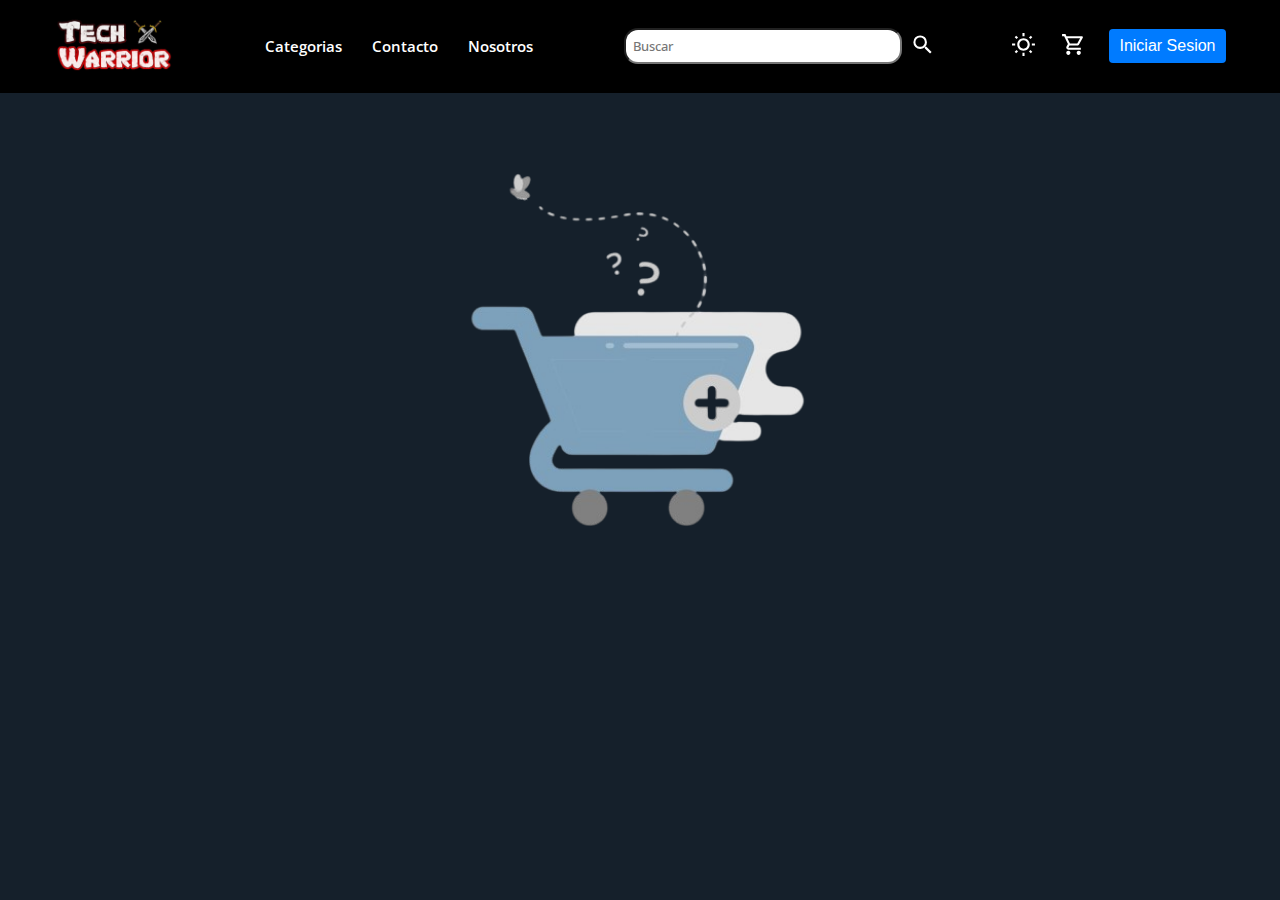
<file: carrito.html>
<!DOCTYPE html>
<html lang="en">
<head>
    <meta charset="UTF-8">
    <meta name="viewport" content="width=device-width, initial-scale=1.0">
    <title>Tech Warrior</title>
    <link rel="stylesheet" href="/css/carrito.css">
    <link rel="stylesheet" href="/css/estilos.css">
    <link rel="stylesheet" href="https://cdnjs.cloudflare.com/ajax/libs/font-awesome/6.2.1/css/all.min.css" integrity="sha512-MV7K8+y+gLIBoVD59lQIYicR65iaqukzvf/nwasF0nqhPay5w/9lJmVM2hMDcnK1OnMGCdVK+iQrJ7lzPJQd1w==" crossorigin="anonymous" referrerpolicy="no-referrer" />
    <link
    href="https://fonts.googleapis.com/css2?family=Open+Sans:ital,wght@0,300..800;1,300..800&family=Roboto:ital,wght@0,100;0,300;0,400;0,500;0,700;0,900;1,100;1,300;1,400;1,500;1,700;1,900&display=swap"
    rel="stylesheet">

</head>
<body>
    <!-- Header -->
    <header>
        <div class="header-container">
            <a href="/index.html">
                <img class="header-logo" src="img/TechWarrior Logo.png" alt="Tech Warrior">
            </a>
            <nav class="nav-container">
                <ul>
                    <li><a href="#category">Categorias</a></li>
                    <li><a href="#contact">Contacto</a></li>
                    <li><a href="/nosotros.html">Nosotros</a></li>
                </ul>
            </nav>
            <form action="">
                <input class="header-input" type="text" placeholder="Buscar">
                <span>
                    <svg width="25" height="25" fill="#000000" viewBox="0 0 24 24" xmlns="http://www.w3.org/2000/svg">
                        <path
                            d="M15.755 14.255h-.79l-.28-.27a6.471 6.471 0 0 0 1.57-4.23 6.5 6.5 0 1 0-6.5 6.5c1.61 0 3.09-.59 4.23-1.57l.27.28v.79l5 4.99 1.49-1.49-4.99-5Zm-6 0c-2.49 0-4.5-2.01-4.5-4.5s2.01-4.5 4.5-4.5 4.5 2.01 4.5 4.5-2.01 4.5-4.5 4.5Z">
                        </path>
                    </svg>
                </span>
            </form>
            <div class="icons-container">
                <a href="#">
                    <svg width="25" height="25" fill="#000000" viewBox="0 0 24 24" xmlns="http://www.w3.org/2000/svg">
                        <path
                            d="m6.76 5.34-1.8-1.79-1.41 1.41 1.79 1.79 1.42-1.41ZM1 11h3v2H1v-2Zm10-9.95h2V4h-2V1.05Zm8.04 2.495 1.408 1.407-1.79 1.79-1.407-1.408 1.789-1.789Zm-1.8 15.115 1.79 1.8 1.41-1.41-1.8-1.79-1.4 1.4ZM20 11h3v2h-3v-2Zm-8-5c-3.31 0-6 2.69-6 6s2.69 6 6 6 6-2.69 6-6-2.69-6-6-6Zm0 10c-2.21 0-4-1.79-4-4s1.79-4 4-4 4 1.79 4 4-1.79 4-4 4Zm-1 4h2v2.95h-2V20Zm-7.45-.96 1.41 1.41 1.79-1.8-1.41-1.41-1.79 1.8Z">
                        </path>
                    </svg>
                </a>
                <a class="carrito-container" href="/carrito.html">
                    <svg width="25" height="25" fill="#000000" viewBox="0 0 24 24" xmlns="http://www.w3.org/2000/svg">
                        <path
                            d="M16.546 13c.75 0 1.41-.41 1.75-1.03l3.58-6.49a.996.996 0 0 0-.87-1.48h-14.8l-.94-2h-3.27v2h2l3.6 7.59-1.35 2.44c-.73 1.34.23 2.97 1.75 2.97h12v-2h-12l1.1-2h7.45Zm-9.39-7h12.15l-2.76 5h-7.02l-2.37-5Zm.84 12c-1.1 0-1.99.9-1.99 2s.89 2 1.99 2 2-.9 2-2-.9-2-2-2Zm10 0c-1.1 0-1.99.9-1.99 2s.89 2 1.99 2 2-.9 2-2-.9-2-2-2Z">
                        </path>
                    </svg>
                    <div id="carrito" class="carrito-items disable"><span id="carrito-numero"></span></div>
                </a>
                <div onclick="toggleMenu()" id="perfil" class="disable">
                    <a href="#"  >
                        <svg width="25" height="25" fill="#000000" viewBox="0 0 24 24" xmlns="http://www.w3.org/2000/svg">
                            <path fill-rule="evenodd"
                                d="M16 8c0 2.21-1.79 4-4 4s-4-1.79-4-4 1.79-4 4-4 4 1.79 4 4ZM4 18c0-2.66 5.33-4 8-4s8 1.34 8 4v2H4v-2Z"
                                clip-rule="evenodd"></path>
                        </svg>
                    </a>
                    <div class="opciones-menu" id="opcionesMenu">
                        <a href="#">Mi Perfil</a>
                        <a href="#">Configuración</a>
                        <a href="#" id="logout">Cerrar Sesión</a>
                    </div>
                </div>
                <button id="login" class="submit-btn">Iniciar Sesion</button>
            </div>
        </div>

    </header>
    <!--Boton quitar-->
    <section class="productos-section" >
        <div class="productos-container" id="productosContainer"></div>
        <div class="pago-section" id="pagoContainer">
            <div class="pago-container">
                <div class="header-carrito">
                    <h2>Tu Carrito</h2>
                </div>
                <div class="pago-items-container"> 
                </div>
                <div class="pago-total">
                    <div class="fila">
                        <strong>Tu Total</strong>
                        <span class="carrito-precio-total">
                            $120.000,00
                        </span>
                    </div>
                    <button class="btn-pagar">Pagar <i class="fa-solid fa-bag-shopping"></i> </button>
                </div>
            </div>
        </div>
    </section>
    <!-- Scripts -->
    <script src="js/carrito.js"></script>
</body>
</html>
</file>
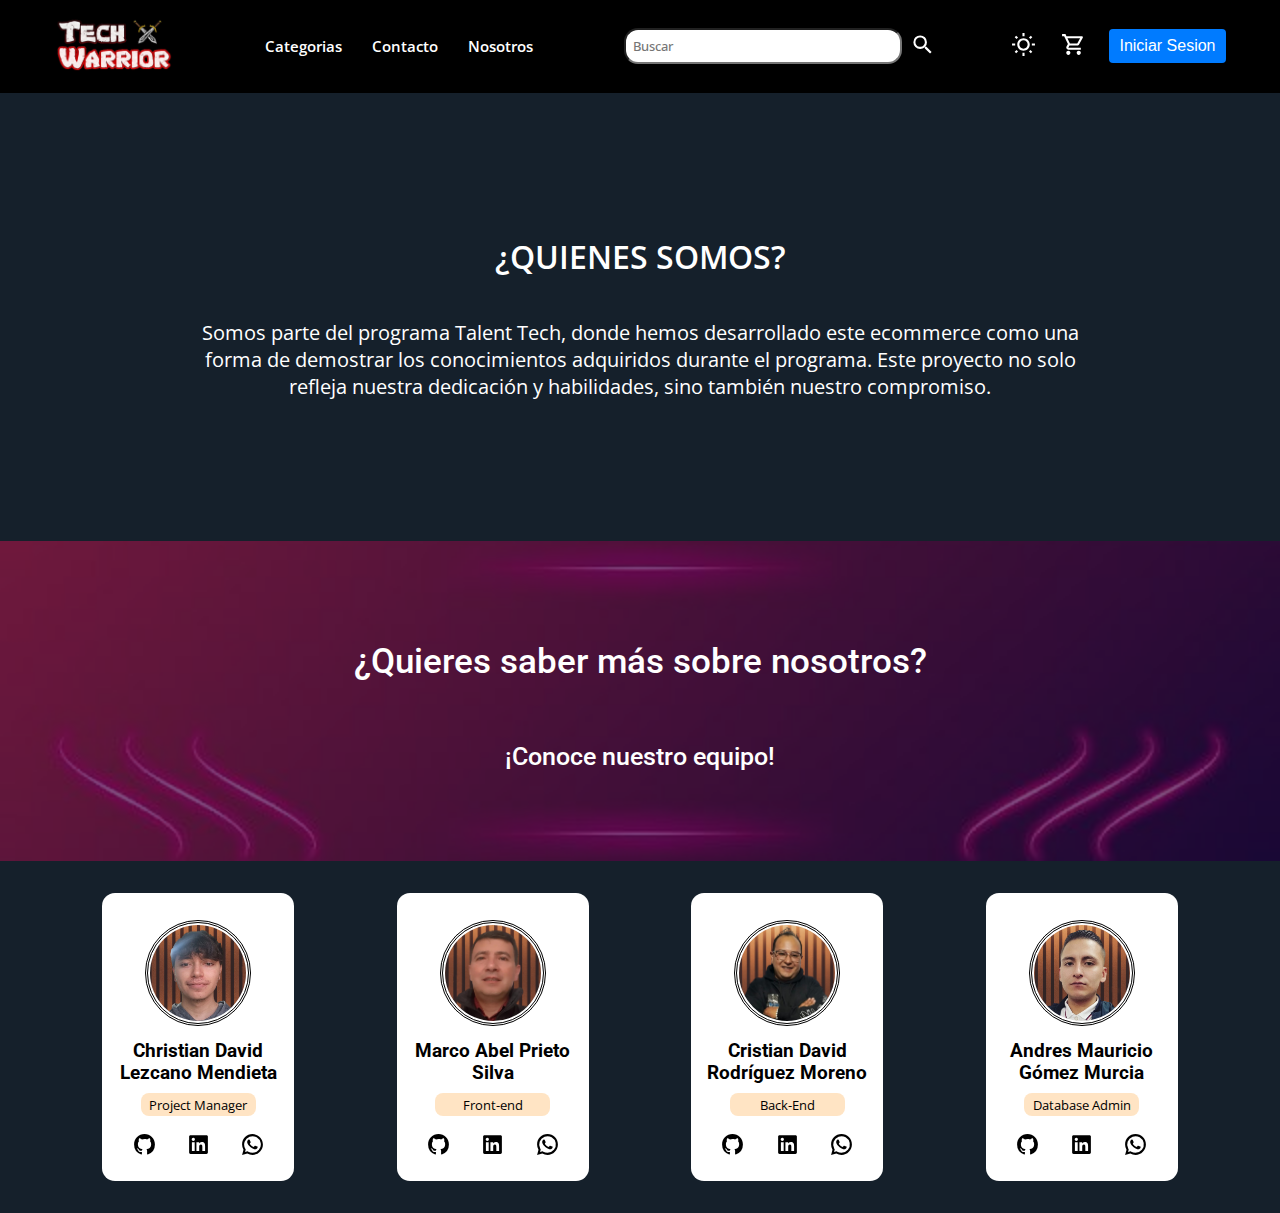
<file: nosotros.html>
<!DOCTYPE html>
<html lang="en">
<head>
    <meta charset="UTF-8">
    <meta name="viewport" content="width=device-width, initial-scale=1.0">
    <title>Tech Warrior</title>
    <link rel="stylesheet" href="/css/nosotros.css">
    <link rel="stylesheet" href="/css/estilos.css">
    <link rel="stylesheet" href="https://cdnjs.cloudflare.com/ajax/libs/font-awesome/6.2.1/css/all.min.css" integrity="sha512-MV7K8+y+gLIBoVD59lQIYicR65iaqukzvf/nwasF0nqhPay5w/9lJmVM2hMDcnK1OnMGCdVK+iQrJ7lzPJQd1w==" crossorigin="anonymous" referrerpolicy="no-referrer" />
    <link
    href="https://fonts.googleapis.com/css2?family=Open+Sans:ital,wght@0,300..800;1,300..800&family=Roboto:ital,wght@0,100;0,300;0,400;0,500;0,700;0,900;1,100;1,300;1,400;1,500;1,700;1,900&display=swap"
    rel="stylesheet">
</head>
<body>
    <!-- Header -->
    <header>
        <div class="header-container">
            <a href="/index.html">
                <img class="header-logo" src="img/TechWarrior Logo.png" alt="Tech Warrior">
            </a>
            <nav class="nav-container">
                <ul>
                    <li><a href="#category">Categorias</a></li>
                    <li><a href="#contact">Contacto</a></li>
                    <li><a href="/nosotros.html">Nosotros</a></li>
                </ul>
            </nav>
            <form action="">
                <input class="header-input" type="text" placeholder="Buscar">
                <span>
                    <svg width="25" height="25" fill="#000000" viewBox="0 0 24 24" xmlns="http://www.w3.org/2000/svg">
                        <path
                            d="M15.755 14.255h-.79l-.28-.27a6.471 6.471 0 0 0 1.57-4.23 6.5 6.5 0 1 0-6.5 6.5c1.61 0 3.09-.59 4.23-1.57l.27.28v.79l5 4.99 1.49-1.49-4.99-5Zm-6 0c-2.49 0-4.5-2.01-4.5-4.5s2.01-4.5 4.5-4.5 4.5 2.01 4.5 4.5-2.01 4.5-4.5 4.5Z">
                        </path>
                    </svg>
                </span>
            </form>
            <div class="icons-container">
                <a href="#">
                    <svg width="25" height="25" fill="#000000" viewBox="0 0 24 24" xmlns="http://www.w3.org/2000/svg">
                        <path
                            d="m6.76 5.34-1.8-1.79-1.41 1.41 1.79 1.79 1.42-1.41ZM1 11h3v2H1v-2Zm10-9.95h2V4h-2V1.05Zm8.04 2.495 1.408 1.407-1.79 1.79-1.407-1.408 1.789-1.789Zm-1.8 15.115 1.79 1.8 1.41-1.41-1.8-1.79-1.4 1.4ZM20 11h3v2h-3v-2Zm-8-5c-3.31 0-6 2.69-6 6s2.69 6 6 6 6-2.69 6-6-2.69-6-6-6Zm0 10c-2.21 0-4-1.79-4-4s1.79-4 4-4 4 1.79 4 4-1.79 4-4 4Zm-1 4h2v2.95h-2V20Zm-7.45-.96 1.41 1.41 1.79-1.8-1.41-1.41-1.79 1.8Z">
                        </path>
                    </svg>
                </a>
                <a class="carrito-container" href="/carrito.html">
                    <svg width="25" height="25" fill="#000000" viewBox="0 0 24 24" xmlns="http://www.w3.org/2000/svg">
                        <path
                            d="M16.546 13c.75 0 1.41-.41 1.75-1.03l3.58-6.49a.996.996 0 0 0-.87-1.48h-14.8l-.94-2h-3.27v2h2l3.6 7.59-1.35 2.44c-.73 1.34.23 2.97 1.75 2.97h12v-2h-12l1.1-2h7.45Zm-9.39-7h12.15l-2.76 5h-7.02l-2.37-5Zm.84 12c-1.1 0-1.99.9-1.99 2s.89 2 1.99 2 2-.9 2-2-.9-2-2-2Zm10 0c-1.1 0-1.99.9-1.99 2s.89 2 1.99 2 2-.9 2-2-.9-2-2-2Z">
                        </path>
                    </svg>
                    <div id="carrito" class="carrito-items disable"><span id="carrito-numero"></span></div>
                </a>
                <div onclick="toggleMenu()" id="perfil" class="disable">
                    <a href="#"  >
                        <svg width="25" height="25" fill="#000000" viewBox="0 0 24 24" xmlns="http://www.w3.org/2000/svg">
                            <path fill-rule="evenodd"
                                d="M16 8c0 2.21-1.79 4-4 4s-4-1.79-4-4 1.79-4 4-4 4 1.79 4 4ZM4 18c0-2.66 5.33-4 8-4s8 1.34 8 4v2H4v-2Z"
                                clip-rule="evenodd"></path>
                        </svg>
                    </a>
                    <div class="opciones-menu" id="opcionesMenu">
                        <a href="#">Mi Perfil</a>
                        <a href="#">Configuración</a>
                        <a href="#" id="logout">Cerrar Sesión</a>
                    </div>
                </div>
                <button id="login" class="submit-btn">Iniciar Sesion</button>
            </div>
        </div>

    </header>
    <!-- Quienes somos-->
    <section class="nosotros-container">
        <h1>¿Quienes Somos?</h1>
        <p>Somos parte del programa Talent Tech, donde hemos desarrollado este ecommerce como una forma de demostrar los conocimientos adquiridos durante el programa. Este proyecto no solo refleja nuestra dedicación y habilidades, sino también nuestro compromiso.</p>
    </section>
    <!-- Slogan -->
    <div class="slogan-container-nosotros">
        <p>¿Quieres saber más sobre nosotros?</p>
        <p>¡Conoce nuestro equipo!</p>
    </div>
    <!-- Integrantes -->
    <section class="integrantes-container">
        <article class="card-container">
            <div class="card-img-container">
                <div class="card-img">
                    <img src="/img/foto1-removebg-preview.png" alt="">
                </div>
                <div class="circulo1"></div>
                <div class="circulo2"></div>
            </div>
            <div class="card-info-container">
                <h3>Christian David Lezcano Mendieta</h3>
                <p>Project Manager</p>
                <div class="card-redes-container">
                    <a href="#github">
                        <svg width="25" height="25" fill="#000000" viewBox="0 0 24 24" xmlns="http://www.w3.org/2000/svg">
                            <path d="M12 2C6.475 2 2 6.475 2 12a9.994 9.994 0 0 0 6.838 9.488c.5.087.687-.213.687-.476 0-.237-.013-1.024-.013-1.862-2.512.463-3.162-.612-3.362-1.175-.113-.288-.6-1.175-1.025-1.413-.35-.187-.85-.65-.013-.662.788-.013 1.35.725 1.538 1.025.9 1.512 2.338 1.087 2.912.825.088-.65.35-1.087.638-1.337-2.225-.25-4.55-1.113-4.55-4.938 0-1.088.387-1.987 1.025-2.688-.1-.25-.45-1.275.1-2.65 0 0 .837-.262 2.75 1.026a9.28 9.28 0 0 1 2.5-.338c.85 0 1.7.112 2.5.337 1.912-1.3 2.75-1.024 2.75-1.024.55 1.375.2 2.4.1 2.65.637.7 1.025 1.587 1.025 2.687 0 3.838-2.337 4.688-4.562 4.938.362.312.675.912.675 1.85 0 1.337-.013 2.412-.013 2.75 0 .262.188.574.688.474A10.016 10.016 0 0 0 22 12c0-5.525-4.475-10-10-10Z"></path>
                        </svg>
                    </a>
                    <a href="#linkedin">
                        <svg width="25" height="25" fill="#000000" viewBox="0 0 24 24" xmlns="http://www.w3.org/2000/svg">
                            <path d="M18.335 18.339H15.67v-4.177c0-.996-.02-2.278-1.39-2.278-1.389 0-1.601 1.084-1.601 2.205v4.25h-2.666V9.75h2.56v1.17h.035c.358-.674 1.228-1.387 2.528-1.387 2.7 0 3.2 1.778 3.2 4.091v4.715h-.001ZM7.003 8.575a1.546 1.546 0 0 1-1.287-2.409 1.548 1.548 0 1 1 1.286 2.409h.001Zm1.336 9.764H5.666V9.75H8.34v8.589h-.001ZM19.67 3H4.329C3.593 3 3 3.58 3 4.297v15.406C3 20.42 3.594 21 4.328 21h15.338C20.4 21 21 20.42 21 19.703V4.297C21 3.58 20.4 3 19.666 3h.004Z"></path>
                        </svg>
                    </a>
                    <a href="#Whatsapp">
                        <svg width="25" height="25" fill="#000000" viewBox="0 0 24 24" xmlns="http://www.w3.org/2000/svg">
                            <path d="m7.253 18.494.724.423A7.953 7.953 0 0 0 12 20a8 8 0 1 0-6.916-3.976l.422.724-.653 2.401 2.4-.655ZM2.004 22l1.352-4.968A9.954 9.954 0 0 1 2 12C2 6.477 6.477 2 12 2s10 4.477 10 10-4.477 10-10 10a9.953 9.953 0 0 1-5.03-1.355L2.004 22ZM8.391 7.308c.134-.01.269-.01.403-.004.054.004.108.01.162.016.159.018.334.115.393.249.298.676.588 1.357.868 2.04.062.152.025.347-.093.537a4.372 4.372 0 0 1-.263.372c-.113.145-.356.411-.356.411s-.099.118-.061.265c.014.056.06.137.102.205l.059.095c.256.427.6.86 1.02 1.268.12.116.237.235.363.346.468.413.998.75 1.57 1l.005.002c.085.037.128.057.252.11.062.026.126.049.191.066a.35.35 0 0 0 .367-.13c.724-.877.79-.934.796-.934v.002a.482.482 0 0 1 .378-.127c.06.004.121.015.177.04.531.243 1.4.622 1.4.622l.582.261c.098.047.187.158.19.265.004.067.01.175-.013.373-.032.259-.11.57-.188.733a1.155 1.155 0 0 1-.21.302 2.38 2.38 0 0 1-.33.288l-.125.09a5.044 5.044 0 0 1-.383.22 1.989 1.989 0 0 1-.833.23c-.185.01-.37.024-.556.014-.008 0-.568-.087-.568-.087a9.448 9.448 0 0 1-3.84-2.046c-.226-.199-.435-.413-.649-.626-.89-.885-1.562-1.84-1.97-2.742A3.47 3.47 0 0 1 6.9 9.62a2.729 2.729 0 0 1 .564-1.68c.073-.094.142-.192.261-.305.127-.12.207-.184.294-.228a.961.961 0 0 1 .371-.1l.001.001Z"></path>
                        </svg>
                    </a>
                </div>
            </div>
        </article>

        <article class="card-container">
            <div class="card-img-container">
                <div class="card-img">
                    <img src="/img/foto3-removebg-preview.png" alt="">
                </div>
                <div class="circulo1"></div>
                <div class="circulo2"></div>
            </div>
            <div class="card-info-container">
                <h3>Marco Abel Prieto Silva</h3>
                <p>Front-end</p>
                <div class="card-redes-container">
                    <a href="#github">
                        <svg width="25" height="25" fill="#000000" viewBox="0 0 24 24" xmlns="http://www.w3.org/2000/svg">
                            <path d="M12 2C6.475 2 2 6.475 2 12a9.994 9.994 0 0 0 6.838 9.488c.5.087.687-.213.687-.476 0-.237-.013-1.024-.013-1.862-2.512.463-3.162-.612-3.362-1.175-.113-.288-.6-1.175-1.025-1.413-.35-.187-.85-.65-.013-.662.788-.013 1.35.725 1.538 1.025.9 1.512 2.338 1.087 2.912.825.088-.65.35-1.087.638-1.337-2.225-.25-4.55-1.113-4.55-4.938 0-1.088.387-1.987 1.025-2.688-.1-.25-.45-1.275.1-2.65 0 0 .837-.262 2.75 1.026a9.28 9.28 0 0 1 2.5-.338c.85 0 1.7.112 2.5.337 1.912-1.3 2.75-1.024 2.75-1.024.55 1.375.2 2.4.1 2.65.637.7 1.025 1.587 1.025 2.687 0 3.838-2.337 4.688-4.562 4.938.362.312.675.912.675 1.85 0 1.337-.013 2.412-.013 2.75 0 .262.188.574.688.474A10.016 10.016 0 0 0 22 12c0-5.525-4.475-10-10-10Z"></path>
                        </svg>
                    </a>
                    <a href="#linkedin">
                        <svg width="25" height="25" fill="#000000" viewBox="0 0 24 24" xmlns="http://www.w3.org/2000/svg">
                            <path d="M18.335 18.339H15.67v-4.177c0-.996-.02-2.278-1.39-2.278-1.389 0-1.601 1.084-1.601 2.205v4.25h-2.666V9.75h2.56v1.17h.035c.358-.674 1.228-1.387 2.528-1.387 2.7 0 3.2 1.778 3.2 4.091v4.715h-.001ZM7.003 8.575a1.546 1.546 0 0 1-1.287-2.409 1.548 1.548 0 1 1 1.286 2.409h.001Zm1.336 9.764H5.666V9.75H8.34v8.589h-.001ZM19.67 3H4.329C3.593 3 3 3.58 3 4.297v15.406C3 20.42 3.594 21 4.328 21h15.338C20.4 21 21 20.42 21 19.703V4.297C21 3.58 20.4 3 19.666 3h.004Z"></path>
                        </svg>
                    </a>
                    <a href="#Whatsapp">
                        <svg width="25" height="25" fill="#000000" viewBox="0 0 24 24" xmlns="http://www.w3.org/2000/svg">
                            <path d="m7.253 18.494.724.423A7.953 7.953 0 0 0 12 20a8 8 0 1 0-6.916-3.976l.422.724-.653 2.401 2.4-.655ZM2.004 22l1.352-4.968A9.954 9.954 0 0 1 2 12C2 6.477 6.477 2 12 2s10 4.477 10 10-4.477 10-10 10a9.953 9.953 0 0 1-5.03-1.355L2.004 22ZM8.391 7.308c.134-.01.269-.01.403-.004.054.004.108.01.162.016.159.018.334.115.393.249.298.676.588 1.357.868 2.04.062.152.025.347-.093.537a4.372 4.372 0 0 1-.263.372c-.113.145-.356.411-.356.411s-.099.118-.061.265c.014.056.06.137.102.205l.059.095c.256.427.6.86 1.02 1.268.12.116.237.235.363.346.468.413.998.75 1.57 1l.005.002c.085.037.128.057.252.11.062.026.126.049.191.066a.35.35 0 0 0 .367-.13c.724-.877.79-.934.796-.934v.002a.482.482 0 0 1 .378-.127c.06.004.121.015.177.04.531.243 1.4.622 1.4.622l.582.261c.098.047.187.158.19.265.004.067.01.175-.013.373-.032.259-.11.57-.188.733a1.155 1.155 0 0 1-.21.302 2.38 2.38 0 0 1-.33.288l-.125.09a5.044 5.044 0 0 1-.383.22 1.989 1.989 0 0 1-.833.23c-.185.01-.37.024-.556.014-.008 0-.568-.087-.568-.087a9.448 9.448 0 0 1-3.84-2.046c-.226-.199-.435-.413-.649-.626-.89-.885-1.562-1.84-1.97-2.742A3.47 3.47 0 0 1 6.9 9.62a2.729 2.729 0 0 1 .564-1.68c.073-.094.142-.192.261-.305.127-.12.207-.184.294-.228a.961.961 0 0 1 .371-.1l.001.001Z"></path>
                        </svg>
                    </a>
                </div>
            </div>
        </article>

        <article class="card-container">
            <div class="card-img-container">
                <div class="card-img">
                    <img src="/img/foto4-removebg-preview.png" alt="">
                </div>
                <div class="circulo1"></div>
                <div class="circulo2"></div>
            </div>
            <div class="card-info-container">
                <h3>Cristian David Rodríguez Moreno</h3>
                <p>Back-End</p>
                <div class="card-redes-container">
                    <a href="#github">
                        <svg width="25" height="25" fill="#000000" viewBox="0 0 24 24" xmlns="http://www.w3.org/2000/svg">
                            <path d="M12 2C6.475 2 2 6.475 2 12a9.994 9.994 0 0 0 6.838 9.488c.5.087.687-.213.687-.476 0-.237-.013-1.024-.013-1.862-2.512.463-3.162-.612-3.362-1.175-.113-.288-.6-1.175-1.025-1.413-.35-.187-.85-.65-.013-.662.788-.013 1.35.725 1.538 1.025.9 1.512 2.338 1.087 2.912.825.088-.65.35-1.087.638-1.337-2.225-.25-4.55-1.113-4.55-4.938 0-1.088.387-1.987 1.025-2.688-.1-.25-.45-1.275.1-2.65 0 0 .837-.262 2.75 1.026a9.28 9.28 0 0 1 2.5-.338c.85 0 1.7.112 2.5.337 1.912-1.3 2.75-1.024 2.75-1.024.55 1.375.2 2.4.1 2.65.637.7 1.025 1.587 1.025 2.687 0 3.838-2.337 4.688-4.562 4.938.362.312.675.912.675 1.85 0 1.337-.013 2.412-.013 2.75 0 .262.188.574.688.474A10.016 10.016 0 0 0 22 12c0-5.525-4.475-10-10-10Z"></path>
                        </svg>
                    </a>
                    <a href="#linkedin">
                        <svg width="25" height="25" fill="#000000" viewBox="0 0 24 24" xmlns="http://www.w3.org/2000/svg">
                            <path d="M18.335 18.339H15.67v-4.177c0-.996-.02-2.278-1.39-2.278-1.389 0-1.601 1.084-1.601 2.205v4.25h-2.666V9.75h2.56v1.17h.035c.358-.674 1.228-1.387 2.528-1.387 2.7 0 3.2 1.778 3.2 4.091v4.715h-.001ZM7.003 8.575a1.546 1.546 0 0 1-1.287-2.409 1.548 1.548 0 1 1 1.286 2.409h.001Zm1.336 9.764H5.666V9.75H8.34v8.589h-.001ZM19.67 3H4.329C3.593 3 3 3.58 3 4.297v15.406C3 20.42 3.594 21 4.328 21h15.338C20.4 21 21 20.42 21 19.703V4.297C21 3.58 20.4 3 19.666 3h.004Z"></path>
                        </svg>
                    </a>
                    <a href="#Whatsapp">
                        <svg width="25" height="25" fill="#000000" viewBox="0 0 24 24" xmlns="http://www.w3.org/2000/svg">
                            <path d="m7.253 18.494.724.423A7.953 7.953 0 0 0 12 20a8 8 0 1 0-6.916-3.976l.422.724-.653 2.401 2.4-.655ZM2.004 22l1.352-4.968A9.954 9.954 0 0 1 2 12C2 6.477 6.477 2 12 2s10 4.477 10 10-4.477 10-10 10a9.953 9.953 0 0 1-5.03-1.355L2.004 22ZM8.391 7.308c.134-.01.269-.01.403-.004.054.004.108.01.162.016.159.018.334.115.393.249.298.676.588 1.357.868 2.04.062.152.025.347-.093.537a4.372 4.372 0 0 1-.263.372c-.113.145-.356.411-.356.411s-.099.118-.061.265c.014.056.06.137.102.205l.059.095c.256.427.6.86 1.02 1.268.12.116.237.235.363.346.468.413.998.75 1.57 1l.005.002c.085.037.128.057.252.11.062.026.126.049.191.066a.35.35 0 0 0 .367-.13c.724-.877.79-.934.796-.934v.002a.482.482 0 0 1 .378-.127c.06.004.121.015.177.04.531.243 1.4.622 1.4.622l.582.261c.098.047.187.158.19.265.004.067.01.175-.013.373-.032.259-.11.57-.188.733a1.155 1.155 0 0 1-.21.302 2.38 2.38 0 0 1-.33.288l-.125.09a5.044 5.044 0 0 1-.383.22 1.989 1.989 0 0 1-.833.23c-.185.01-.37.024-.556.014-.008 0-.568-.087-.568-.087a9.448 9.448 0 0 1-3.84-2.046c-.226-.199-.435-.413-.649-.626-.89-.885-1.562-1.84-1.97-2.742A3.47 3.47 0 0 1 6.9 9.62a2.729 2.729 0 0 1 .564-1.68c.073-.094.142-.192.261-.305.127-.12.207-.184.294-.228a.961.961 0 0 1 .371-.1l.001.001Z"></path>
                        </svg>
                    </a>
                </div>
            </div>
        </article>

        <article class="card-container">
            <div class="card-img-container">
                <div class="card-img">
                    <img src="/img/foto2-removebg-preview.png" alt="">
                </div>
                <div class="circulo1"></div>
                <div class="circulo2"></div>
            </div>
            <div class="card-info-container">
                <h3>Andres Mauricio Gómez Murcia</h3>
                <p>Database Admin</p>
                <div class="card-redes-container">
                    <a href="#github">
                        <svg width="25" height="25" fill="#000000" viewBox="0 0 24 24" xmlns="http://www.w3.org/2000/svg">
                            <path d="M12 2C6.475 2 2 6.475 2 12a9.994 9.994 0 0 0 6.838 9.488c.5.087.687-.213.687-.476 0-.237-.013-1.024-.013-1.862-2.512.463-3.162-.612-3.362-1.175-.113-.288-.6-1.175-1.025-1.413-.35-.187-.85-.65-.013-.662.788-.013 1.35.725 1.538 1.025.9 1.512 2.338 1.087 2.912.825.088-.65.35-1.087.638-1.337-2.225-.25-4.55-1.113-4.55-4.938 0-1.088.387-1.987 1.025-2.688-.1-.25-.45-1.275.1-2.65 0 0 .837-.262 2.75 1.026a9.28 9.28 0 0 1 2.5-.338c.85 0 1.7.112 2.5.337 1.912-1.3 2.75-1.024 2.75-1.024.55 1.375.2 2.4.1 2.65.637.7 1.025 1.587 1.025 2.687 0 3.838-2.337 4.688-4.562 4.938.362.312.675.912.675 1.85 0 1.337-.013 2.412-.013 2.75 0 .262.188.574.688.474A10.016 10.016 0 0 0 22 12c0-5.525-4.475-10-10-10Z"></path>
                        </svg>
                    </a>
                    <a href="#linkedin">
                        <svg width="25" height="25" fill="#000000" viewBox="0 0 24 24" xmlns="http://www.w3.org/2000/svg">
                            <path d="M18.335 18.339H15.67v-4.177c0-.996-.02-2.278-1.39-2.278-1.389 0-1.601 1.084-1.601 2.205v4.25h-2.666V9.75h2.56v1.17h.035c.358-.674 1.228-1.387 2.528-1.387 2.7 0 3.2 1.778 3.2 4.091v4.715h-.001ZM7.003 8.575a1.546 1.546 0 0 1-1.287-2.409 1.548 1.548 0 1 1 1.286 2.409h.001Zm1.336 9.764H5.666V9.75H8.34v8.589h-.001ZM19.67 3H4.329C3.593 3 3 3.58 3 4.297v15.406C3 20.42 3.594 21 4.328 21h15.338C20.4 21 21 20.42 21 19.703V4.297C21 3.58 20.4 3 19.666 3h.004Z"></path>
                        </svg>
                    </a>
                    <a href="#Whatsapp">
                        <svg width="25" height="25" fill="#000000" viewBox="0 0 24 24" xmlns="http://www.w3.org/2000/svg">
                            <path d="m7.253 18.494.724.423A7.953 7.953 0 0 0 12 20a8 8 0 1 0-6.916-3.976l.422.724-.653 2.401 2.4-.655ZM2.004 22l1.352-4.968A9.954 9.954 0 0 1 2 12C2 6.477 6.477 2 12 2s10 4.477 10 10-4.477 10-10 10a9.953 9.953 0 0 1-5.03-1.355L2.004 22ZM8.391 7.308c.134-.01.269-.01.403-.004.054.004.108.01.162.016.159.018.334.115.393.249.298.676.588 1.357.868 2.04.062.152.025.347-.093.537a4.372 4.372 0 0 1-.263.372c-.113.145-.356.411-.356.411s-.099.118-.061.265c.014.056.06.137.102.205l.059.095c.256.427.6.86 1.02 1.268.12.116.237.235.363.346.468.413.998.75 1.57 1l.005.002c.085.037.128.057.252.11.062.026.126.049.191.066a.35.35 0 0 0 .367-.13c.724-.877.79-.934.796-.934v.002a.482.482 0 0 1 .378-.127c.06.004.121.015.177.04.531.243 1.4.622 1.4.622l.582.261c.098.047.187.158.19.265.004.067.01.175-.013.373-.032.259-.11.57-.188.733a1.155 1.155 0 0 1-.21.302 2.38 2.38 0 0 1-.33.288l-.125.09a5.044 5.044 0 0 1-.383.22 1.989 1.989 0 0 1-.833.23c-.185.01-.37.024-.556.014-.008 0-.568-.087-.568-.087a9.448 9.448 0 0 1-3.84-2.046c-.226-.199-.435-.413-.649-.626-.89-.885-1.562-1.84-1.97-2.742A3.47 3.47 0 0 1 6.9 9.62a2.729 2.729 0 0 1 .564-1.68c.073-.094.142-.192.261-.305.127-.12.207-.184.294-.228a.961.961 0 0 1 .371-.1l.001.001Z"></path>
                        </svg>
                    </a>
                </div>
            </div>
        </article>
    </section>
</body>
</html>
</file>
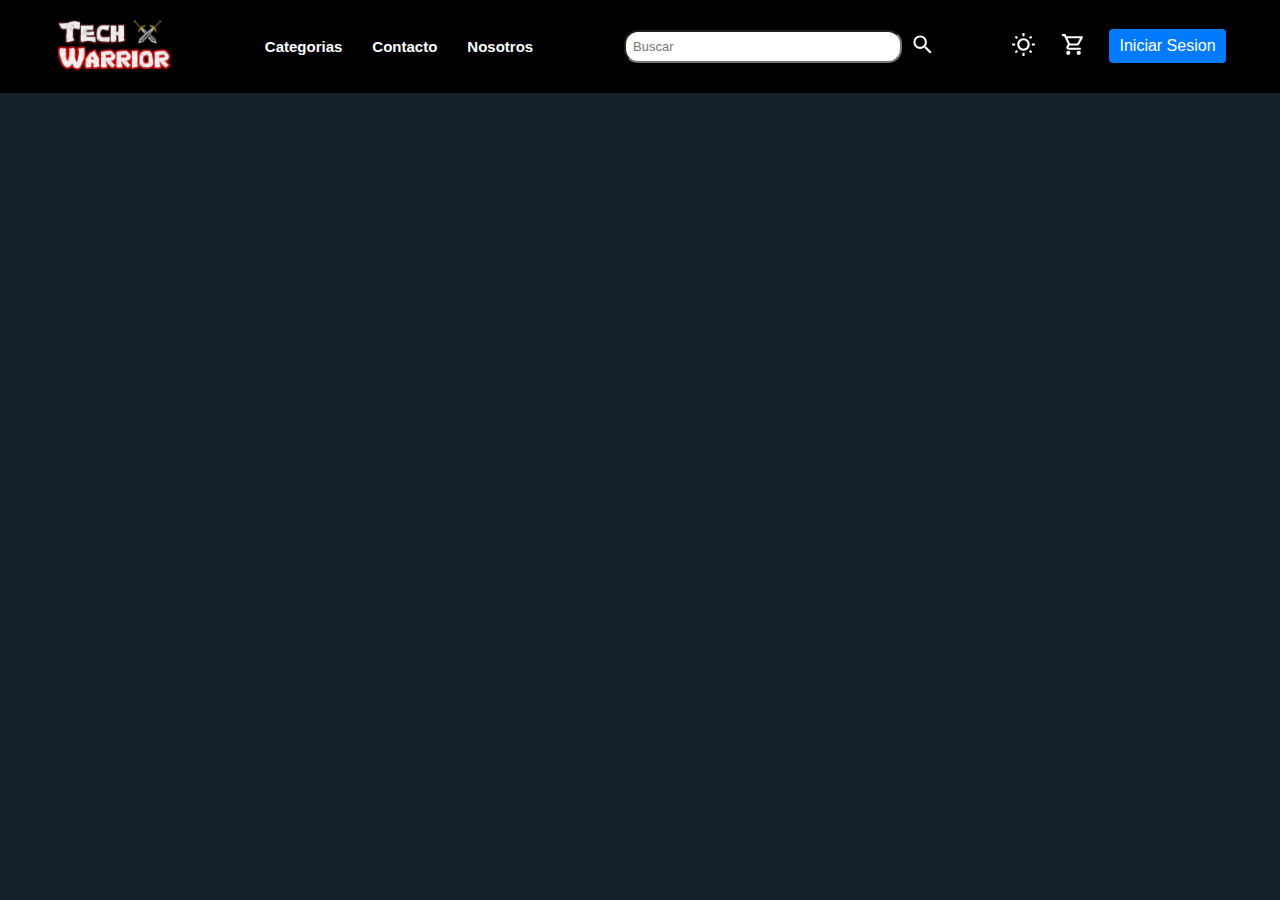
<file: productos.html>
<!DOCTYPE html>
<html lang="en">
<head>
    <meta charset="UTF-8">
    <meta name="viewport" content="width=device-width, initial-scale=1.0">
    <title>Tech Warrior</title>
    <link rel="stylesheet" href="/css/estilos.css">
</head>
<body>
    <!-- Header -->
    <header>
        <div class="header-container">
            <a href="/index.html">
                <img class="header-logo" src="img/TechWarrior Logo.png" alt="Tech Warrior">
            </a>
            <nav class="nav-container">
                <ul>
                    <li><a href="#category">Categorias</a></li>
                    <li><a href="#contact">Contacto</a></li>
                    <li><a href="#">Nosotros</a></li>
                </ul>
            </nav>
            <form action="">
                <input class="header-input" type="text" placeholder="Buscar">
                <span>
                    <svg width="25" height="25" fill="#000000" viewBox="0 0 24 24" xmlns="http://www.w3.org/2000/svg">
                        <path
                            d="M15.755 14.255h-.79l-.28-.27a6.471 6.471 0 0 0 1.57-4.23 6.5 6.5 0 1 0-6.5 6.5c1.61 0 3.09-.59 4.23-1.57l.27.28v.79l5 4.99 1.49-1.49-4.99-5Zm-6 0c-2.49 0-4.5-2.01-4.5-4.5s2.01-4.5 4.5-4.5 4.5 2.01 4.5 4.5-2.01 4.5-4.5 4.5Z">
                        </path>
                    </svg>
                </span>
            </form>
            <div class="icons-container">
                <a href="#">
                    <svg width="25" height="25" fill="#000000" viewBox="0 0 24 24" xmlns="http://www.w3.org/2000/svg">
                        <path
                            d="m6.76 5.34-1.8-1.79-1.41 1.41 1.79 1.79 1.42-1.41ZM1 11h3v2H1v-2Zm10-9.95h2V4h-2V1.05Zm8.04 2.495 1.408 1.407-1.79 1.79-1.407-1.408 1.789-1.789Zm-1.8 15.115 1.79 1.8 1.41-1.41-1.8-1.79-1.4 1.4ZM20 11h3v2h-3v-2Zm-8-5c-3.31 0-6 2.69-6 6s2.69 6 6 6 6-2.69 6-6-2.69-6-6-6Zm0 10c-2.21 0-4-1.79-4-4s1.79-4 4-4 4 1.79 4 4-1.79 4-4 4Zm-1 4h2v2.95h-2V20Zm-7.45-.96 1.41 1.41 1.79-1.8-1.41-1.41-1.79 1.8Z">
                        </path>
                    </svg>
                </a>
                <a class="carrito-container" href="/carrito.html">
                    <svg width="25" height="25" fill="#000000" viewBox="0 0 24 24" xmlns="http://www.w3.org/2000/svg">
                        <path
                            d="M16.546 13c.75 0 1.41-.41 1.75-1.03l3.58-6.49a.996.996 0 0 0-.87-1.48h-14.8l-.94-2h-3.27v2h2l3.6 7.59-1.35 2.44c-.73 1.34.23 2.97 1.75 2.97h12v-2h-12l1.1-2h7.45Zm-9.39-7h12.15l-2.76 5h-7.02l-2.37-5Zm.84 12c-1.1 0-1.99.9-1.99 2s.89 2 1.99 2 2-.9 2-2-.9-2-2-2Zm10 0c-1.1 0-1.99.9-1.99 2s.89 2 1.99 2 2-.9 2-2-.9-2-2-2Z">
                        </path>
                    </svg>
                    <div id="carrito" class="carrito-items disable"><span id="carrito-numero"></span></div>
                </a>
                <div onclick="toggleMenu()" id="perfil" class="disable">
                    <a href="#"  >
                        <svg width="25" height="25" fill="#000000" viewBox="0 0 24 24" xmlns="http://www.w3.org/2000/svg">
                            <path fill-rule="evenodd"
                                d="M16 8c0 2.21-1.79 4-4 4s-4-1.79-4-4 1.79-4 4-4 4 1.79 4 4ZM4 18c0-2.66 5.33-4 8-4s8 1.34 8 4v2H4v-2Z"
                                clip-rule="evenodd"></path>
                        </svg>
                    </a>
                    <div class="opciones-menu" id="opcionesMenu">
                        <a href="#">Mi Perfil</a>
                        <a href="#">Configuración</a>
                        <a href="#" id="logout">Cerrar Sesión</a>
                    </div>
                </div>
                <button id="login" class="submit-btn">Iniciar Sesion</button>
            </div>
        </div>

    </header>


    <!-- Scripts -->
    <script src="js/carrito.js"></script>
</body>
</html>
</file>
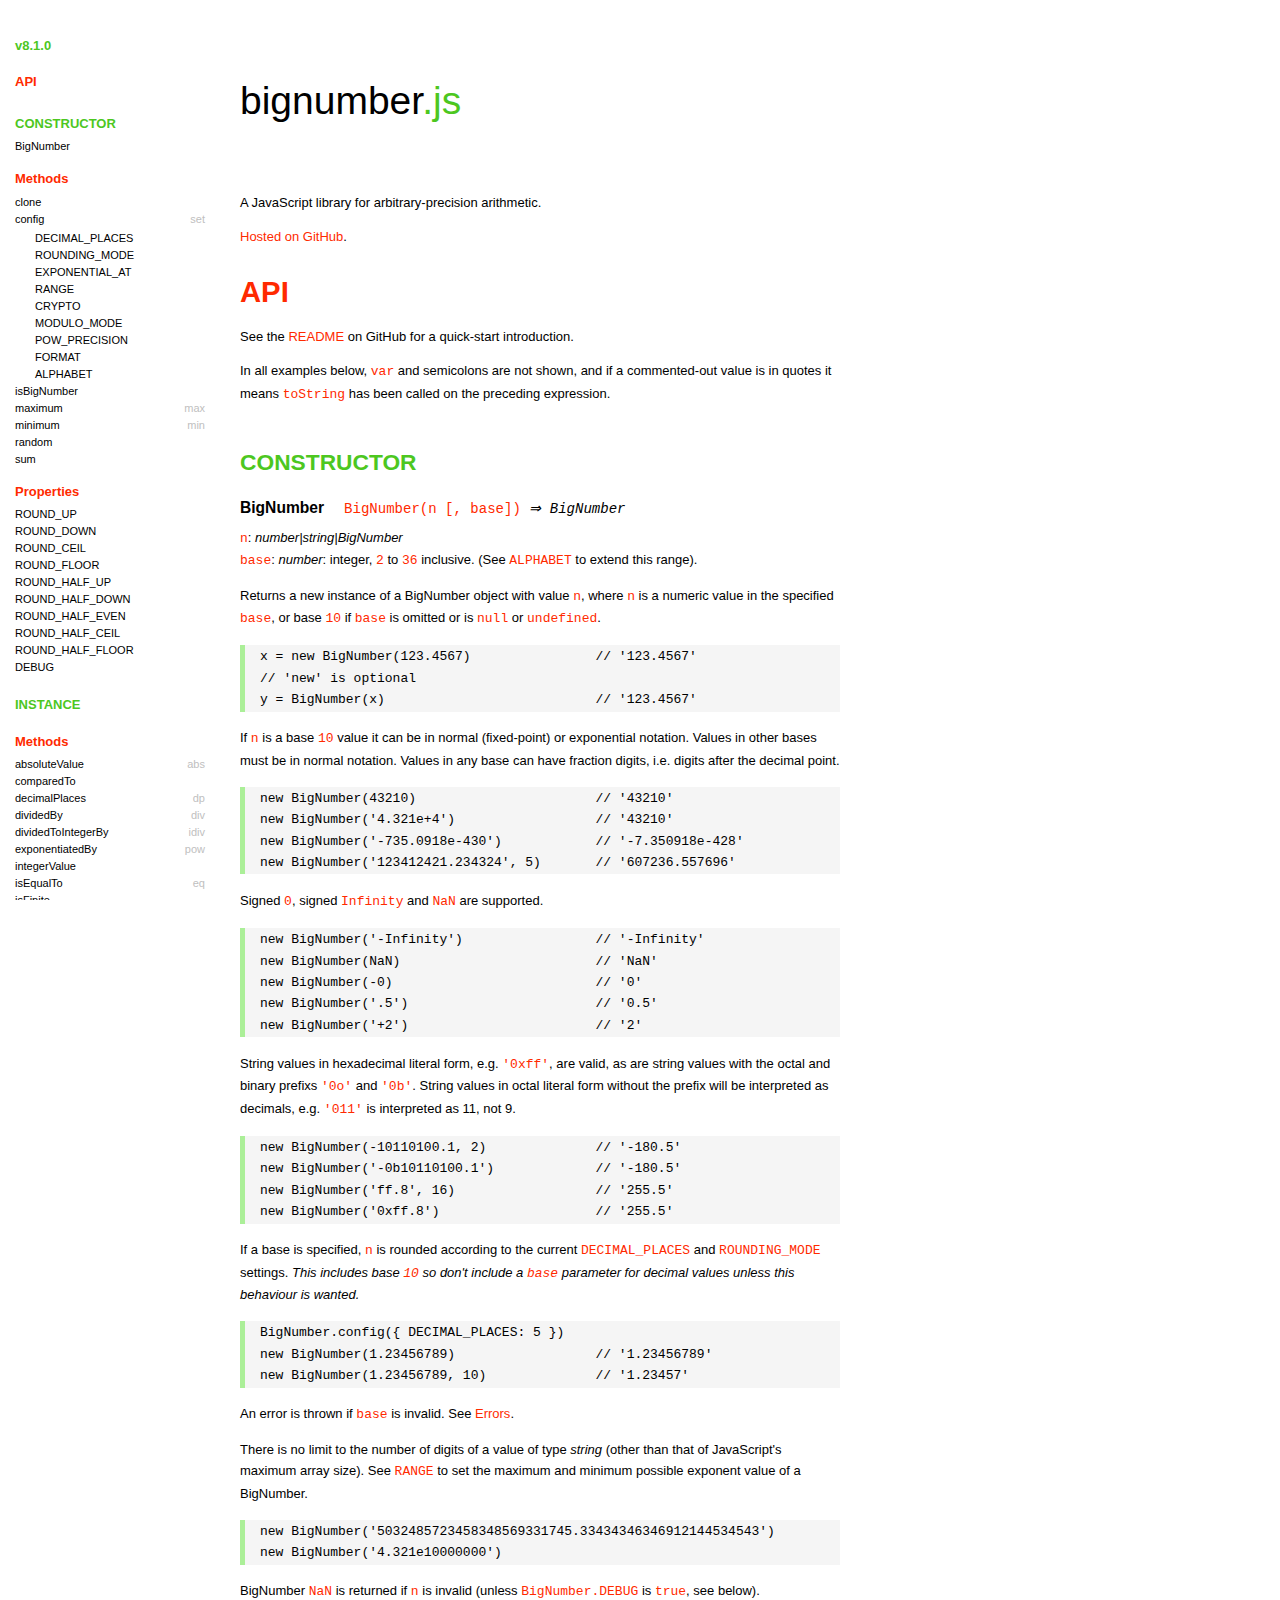
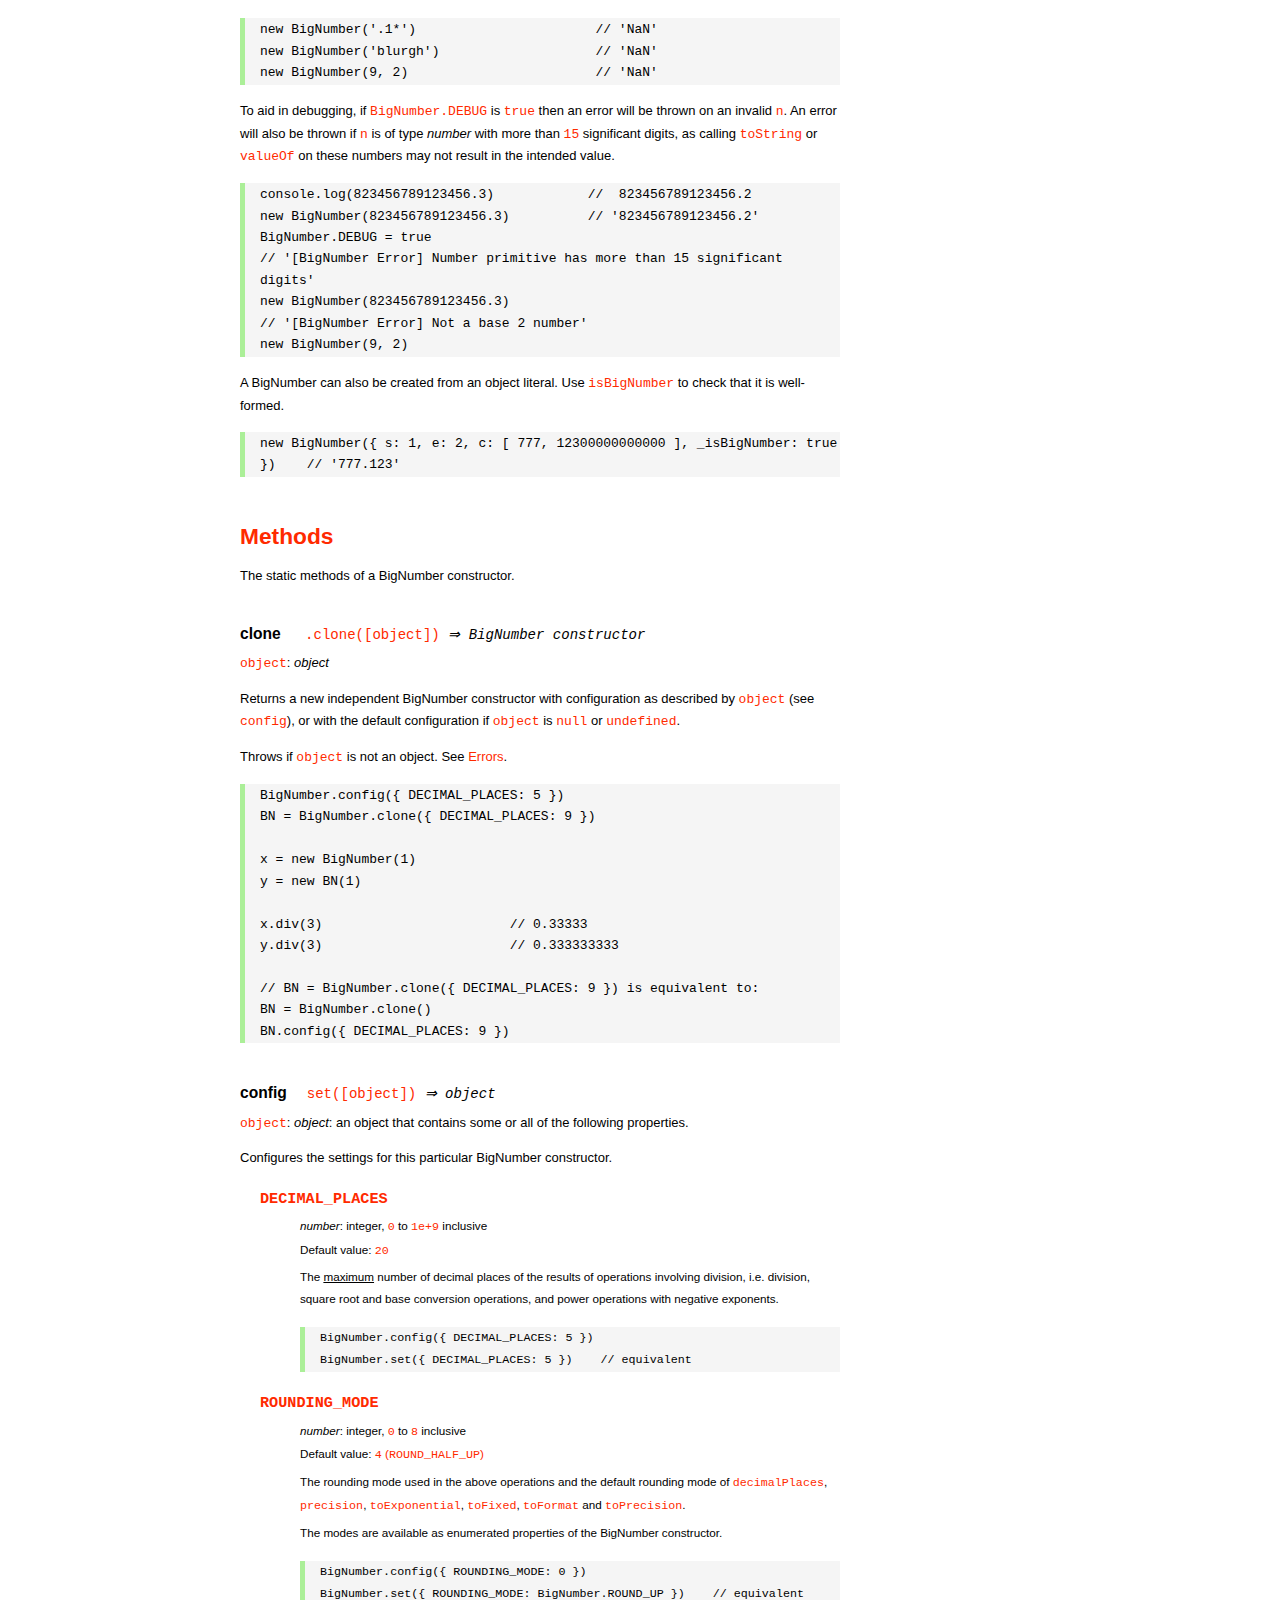
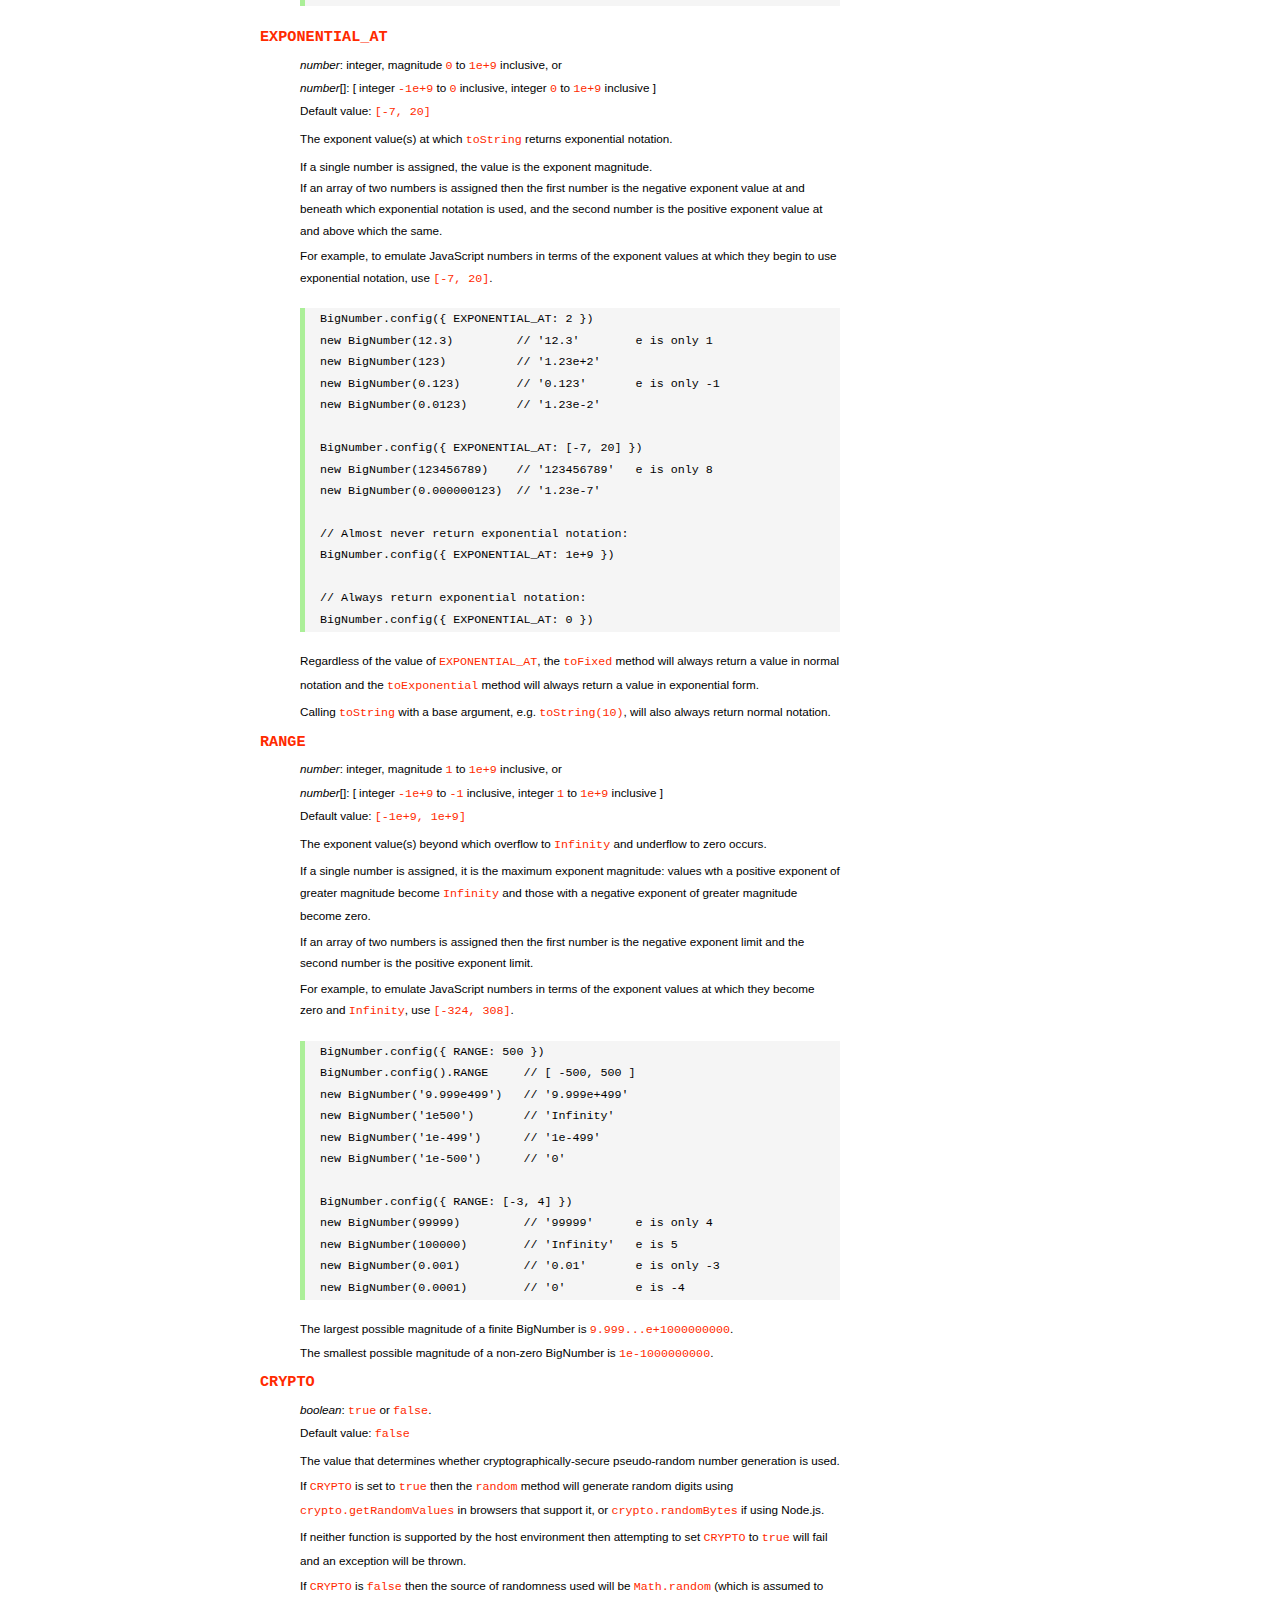
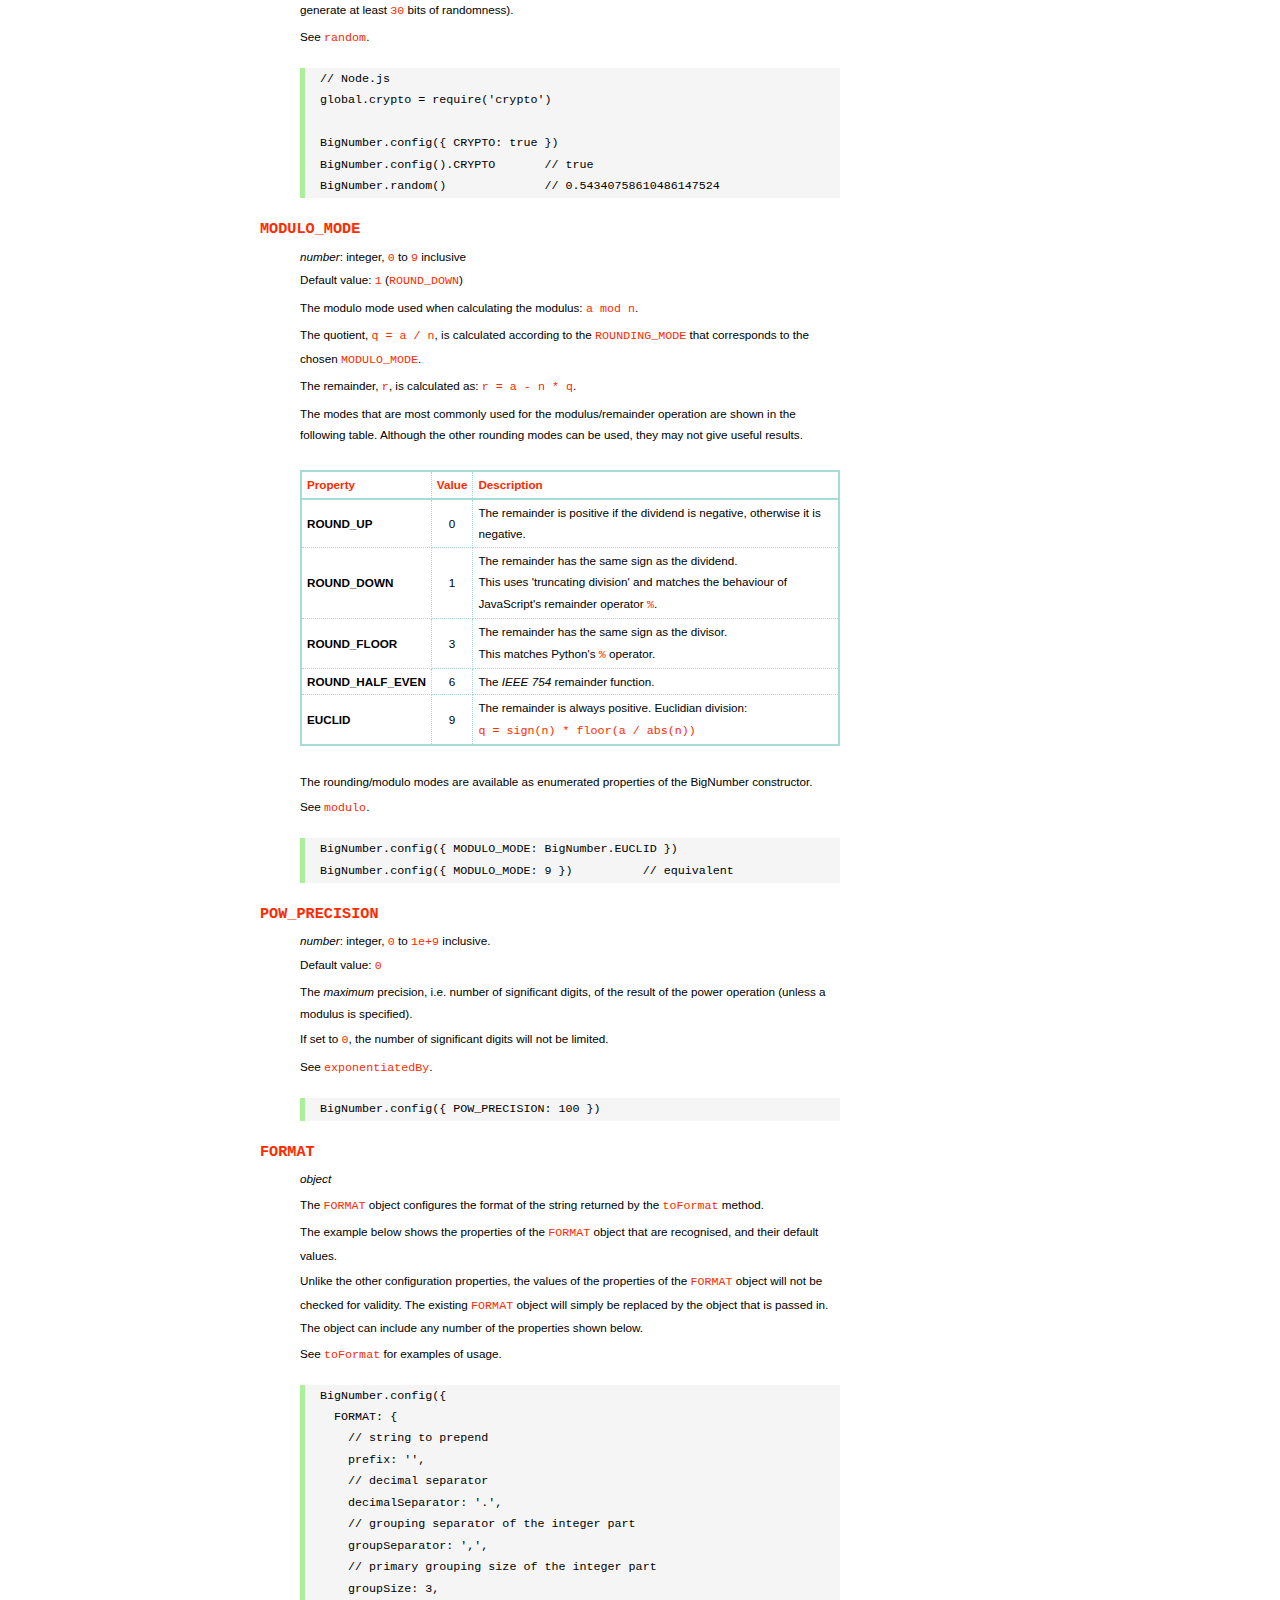
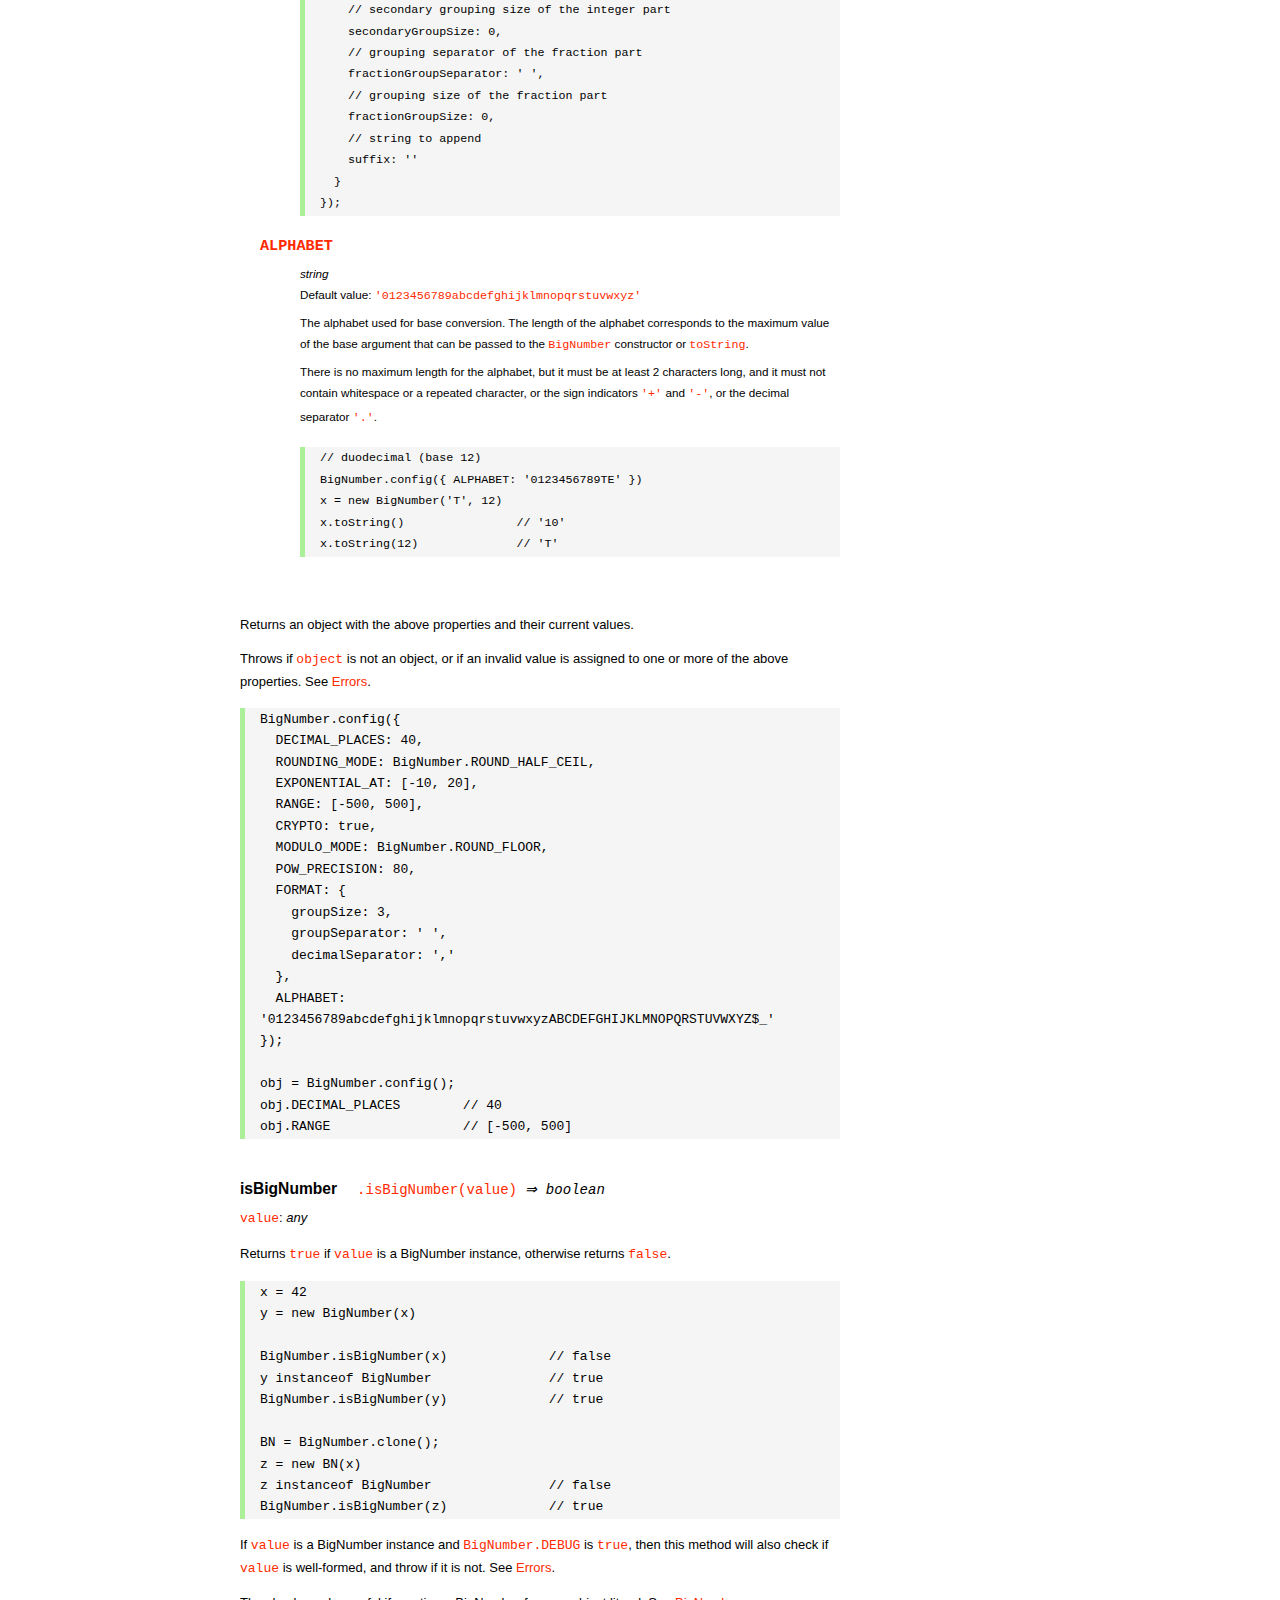
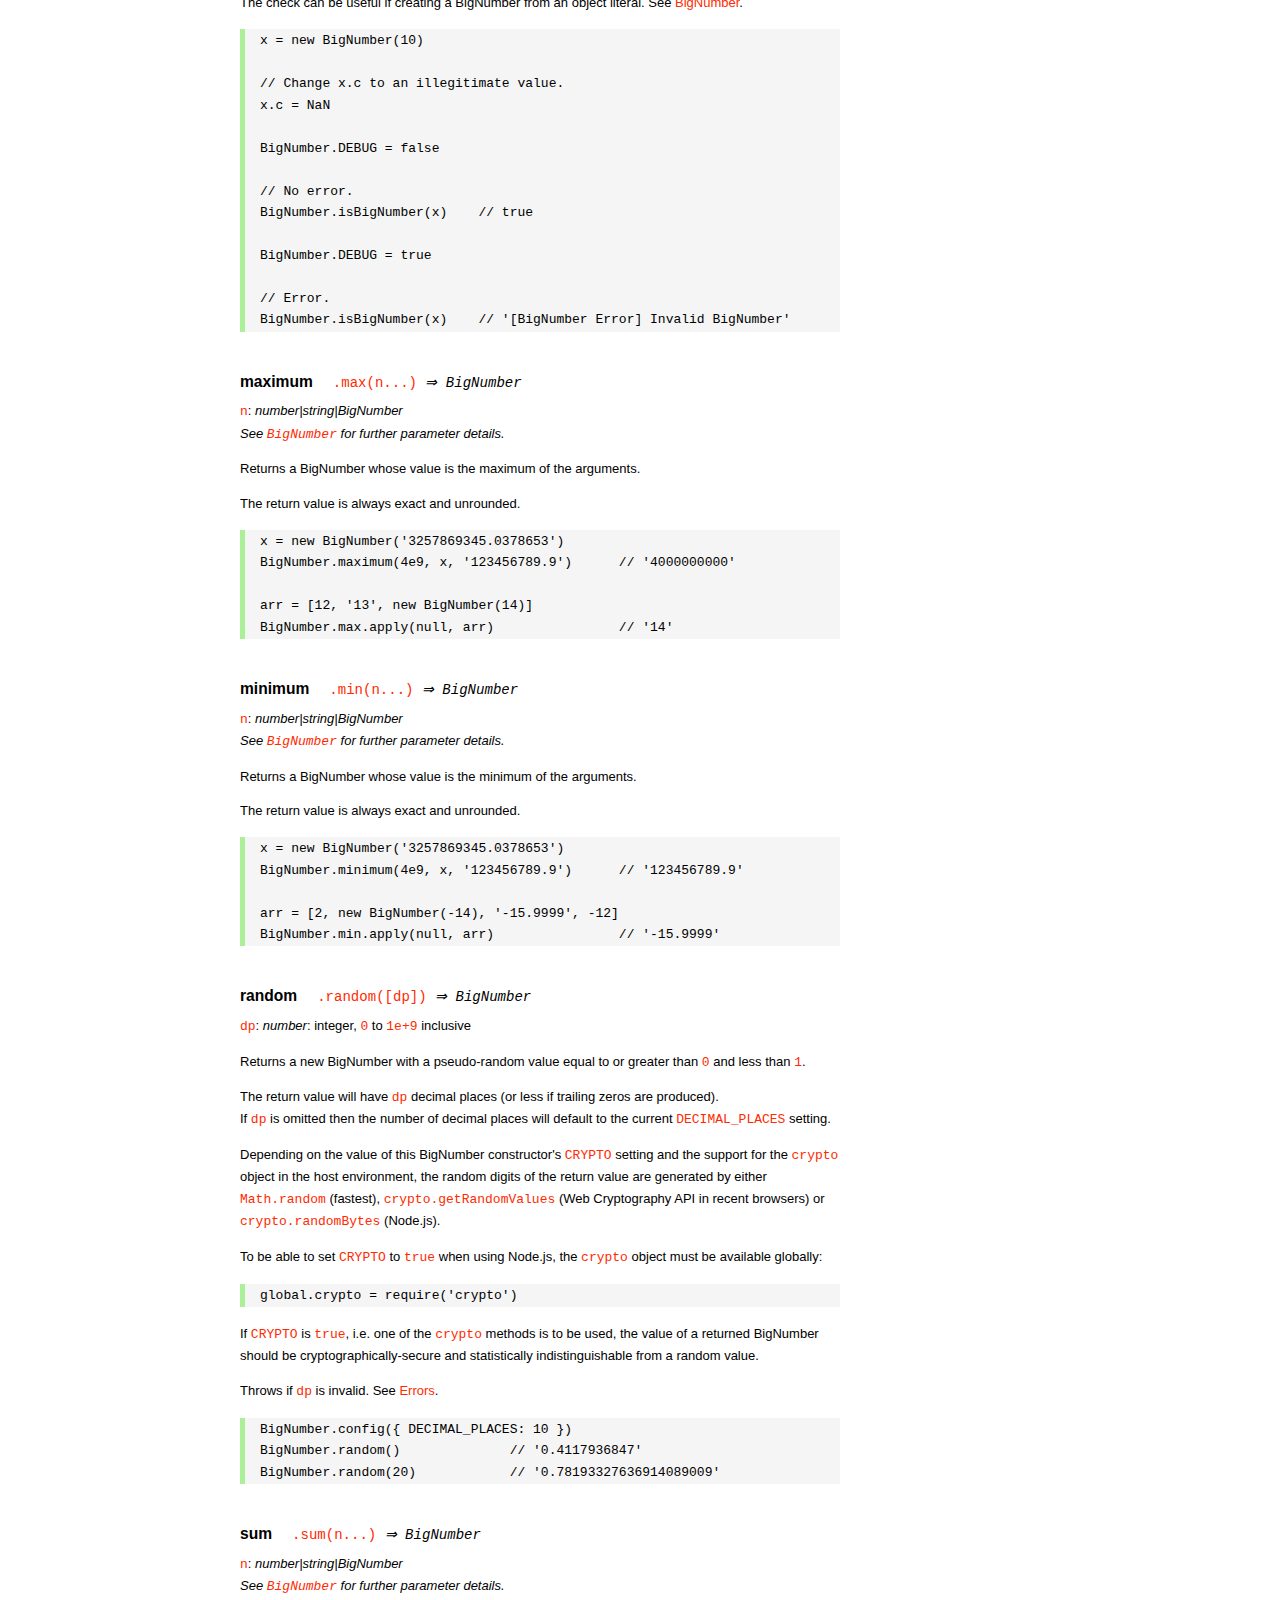
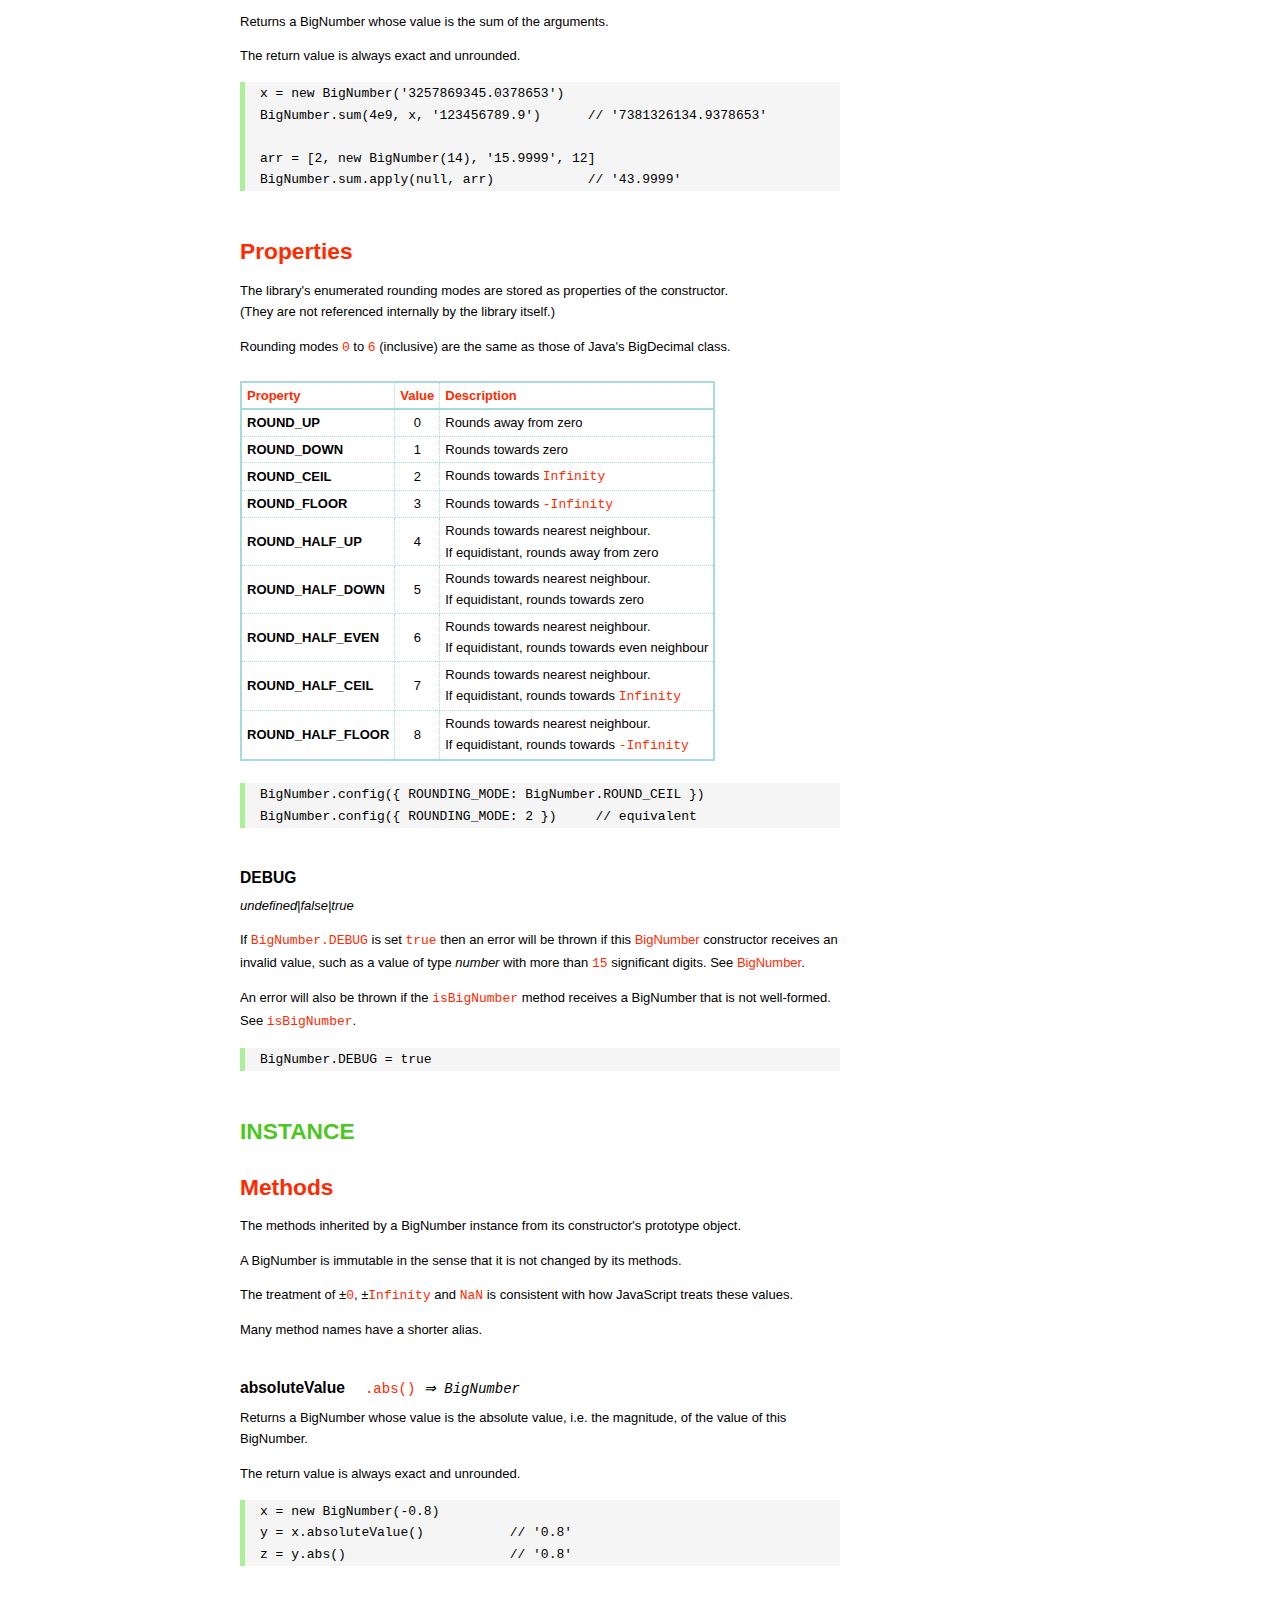
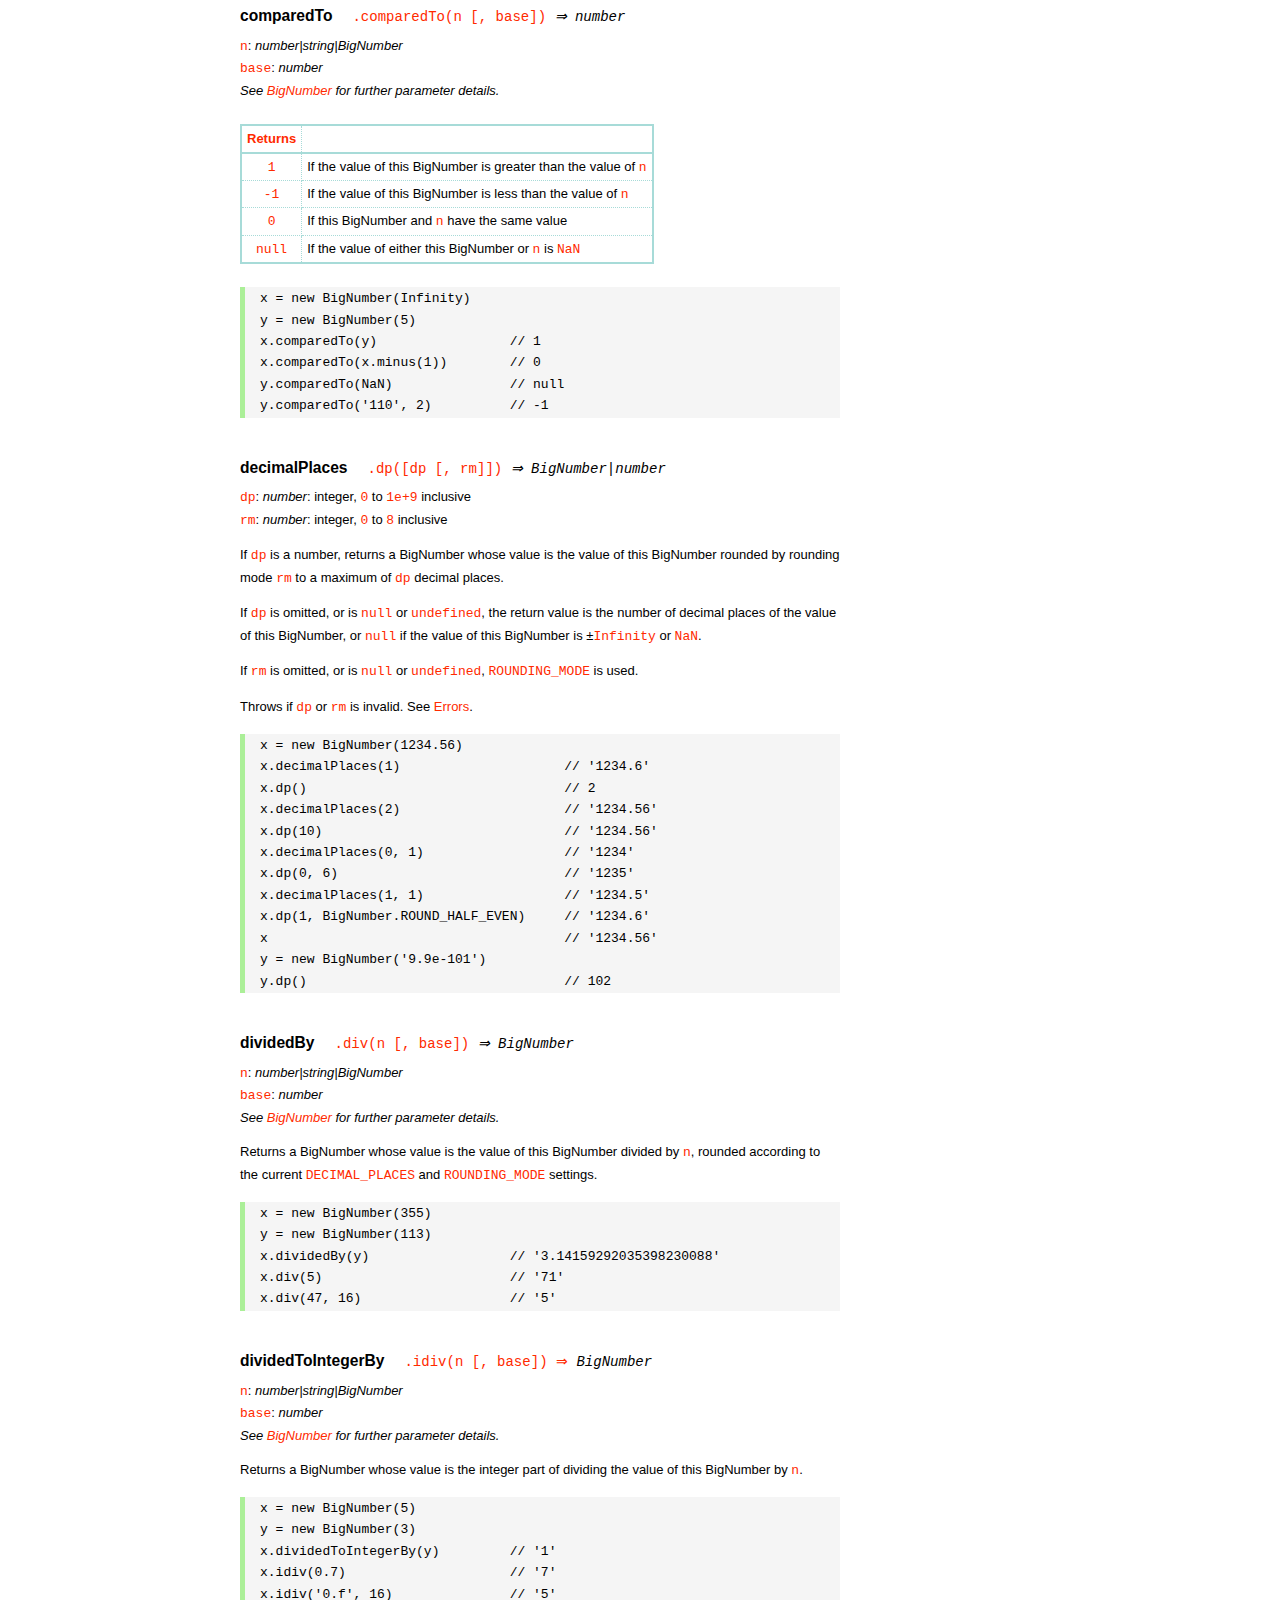
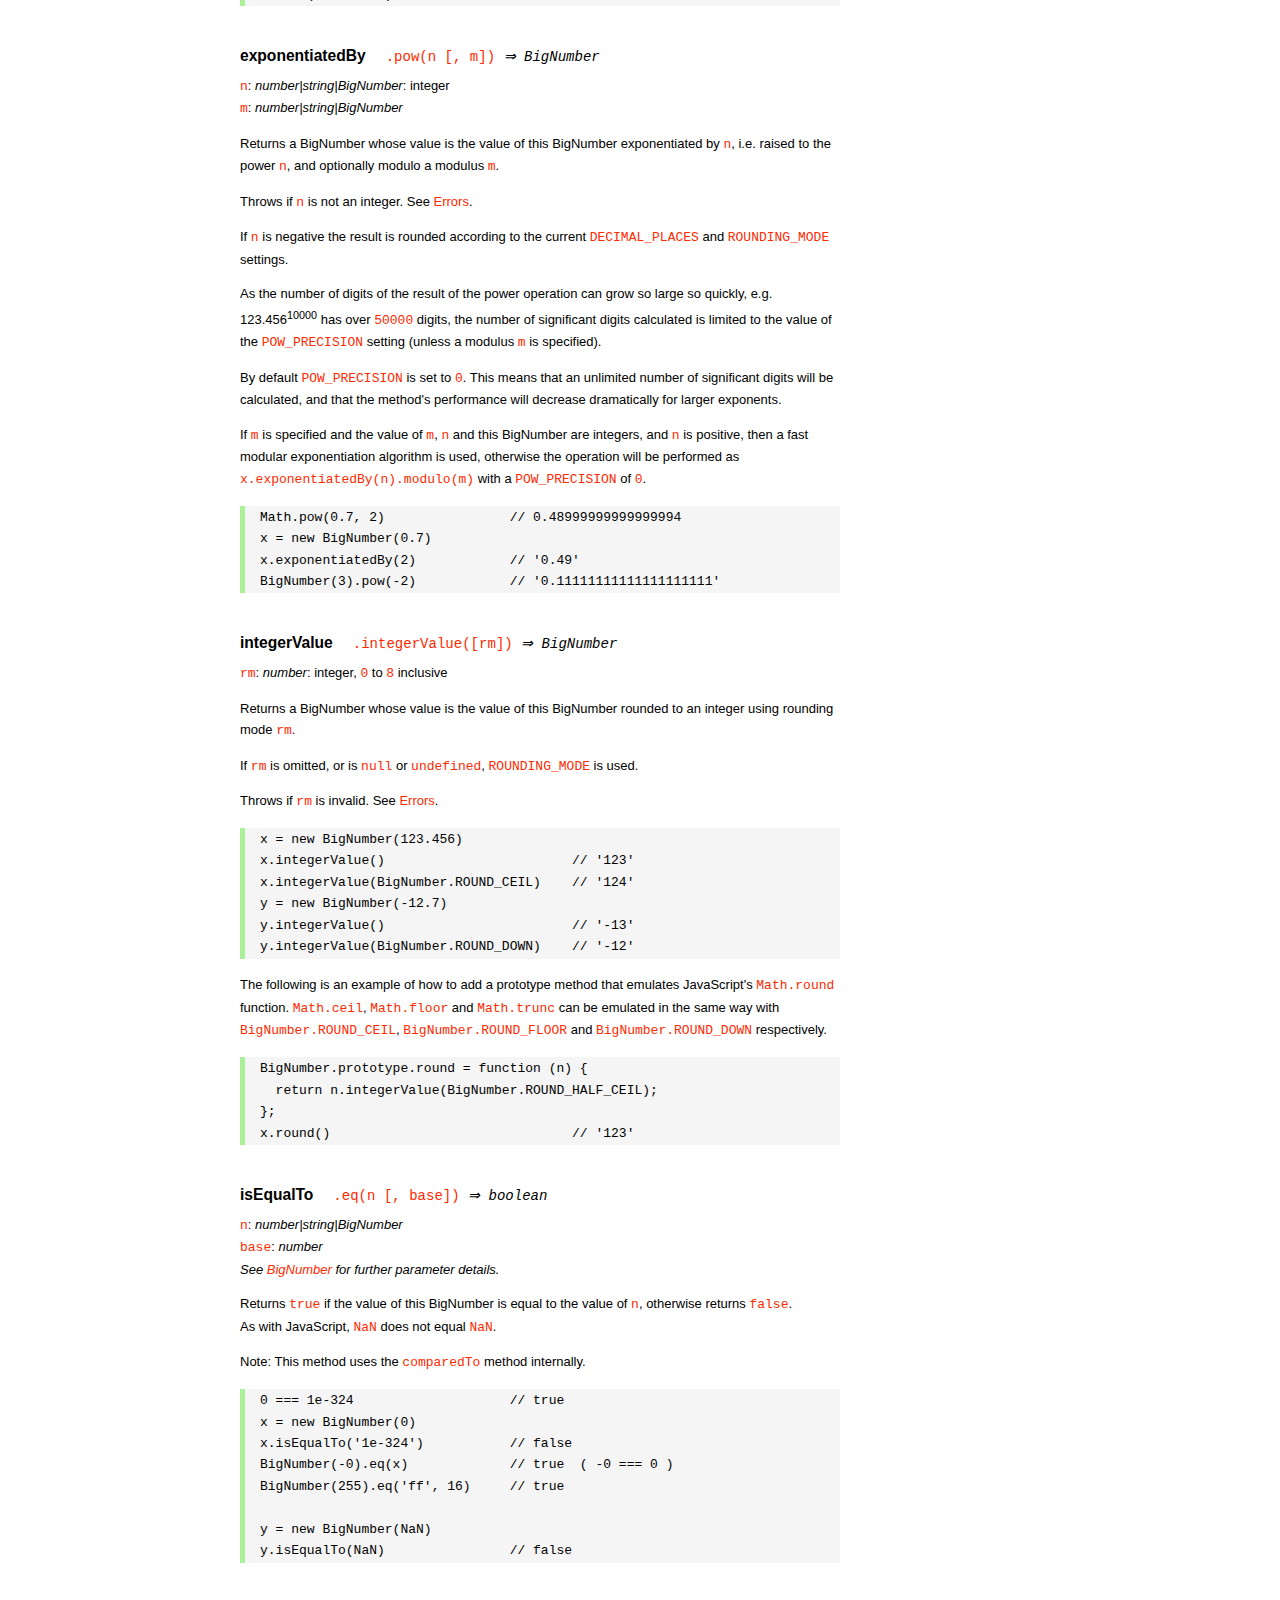
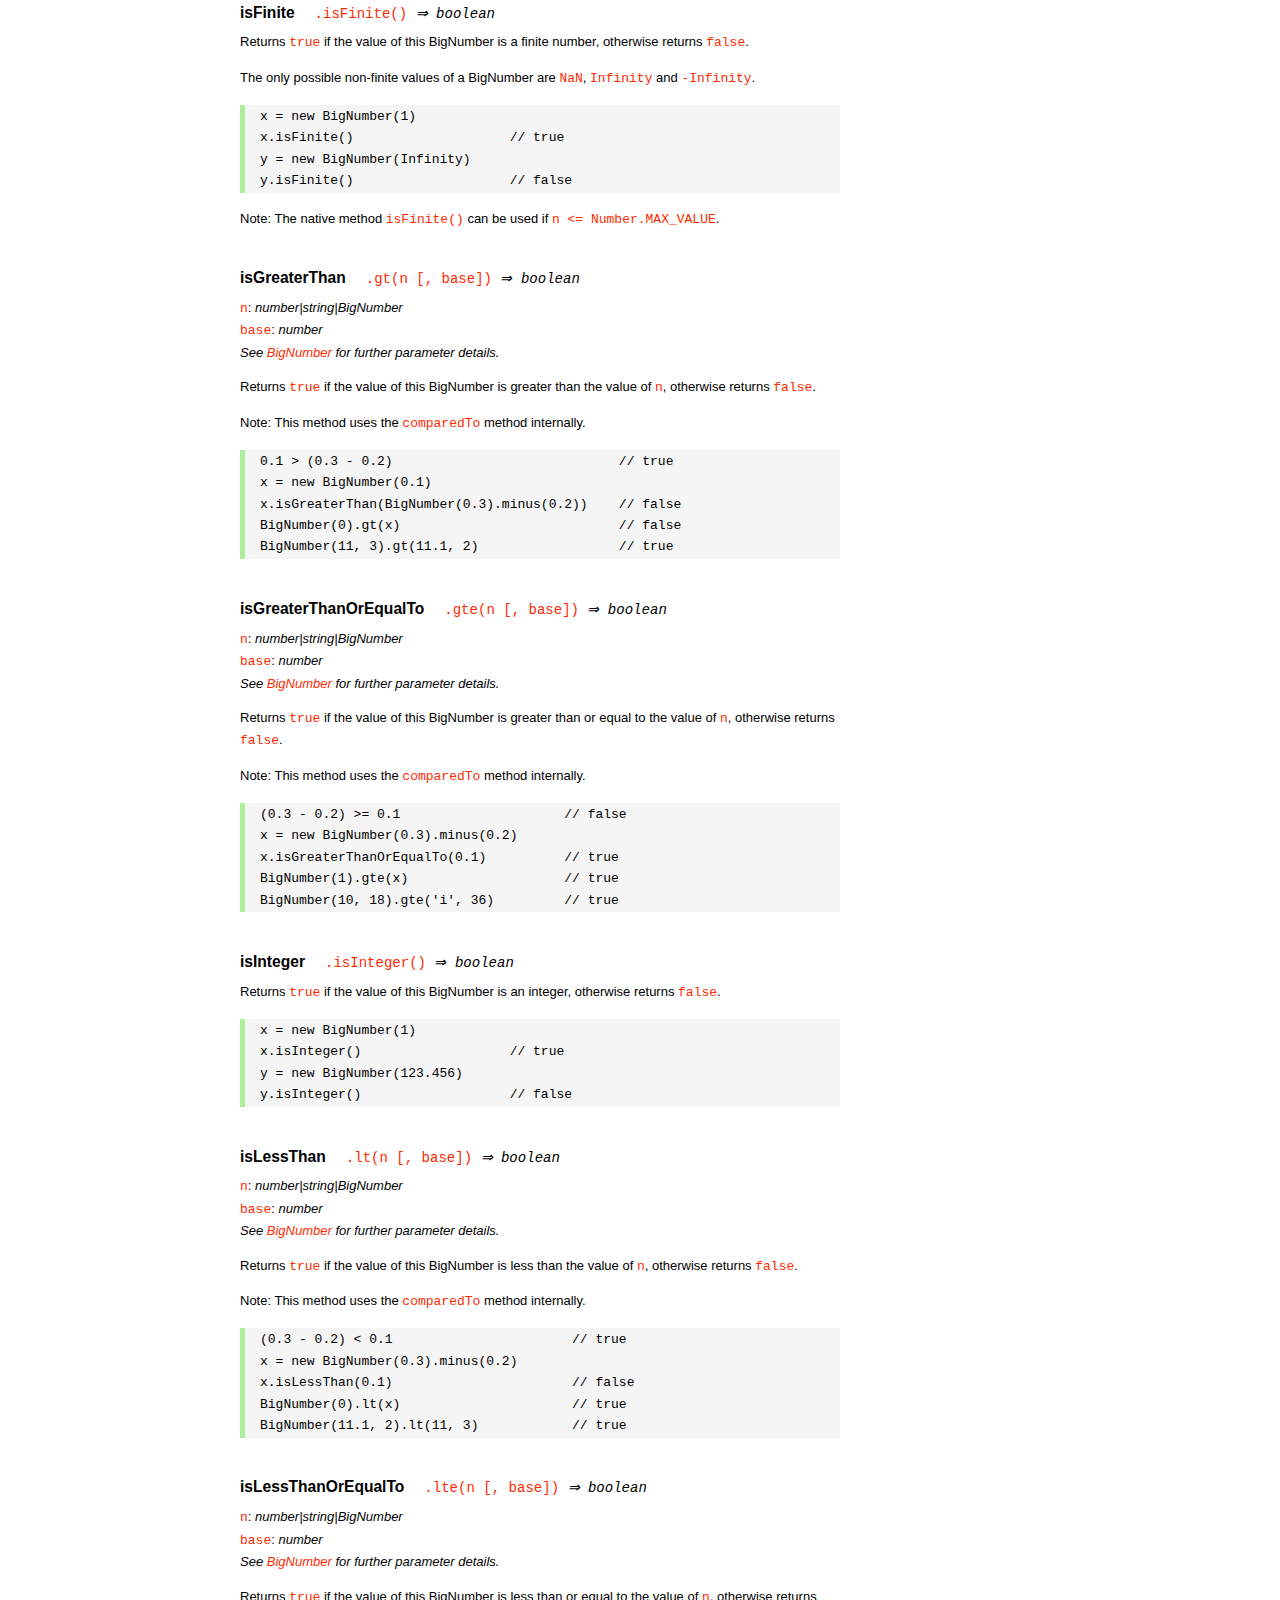
<file: node_modules/bignumber.js/doc/API.html>
<!DOCTYPE HTML>
<html>
<head>
<meta charset="utf-8">
<meta http-equiv="X-UA-Compatible" content="IE=edge">
<meta name="Author" content="M Mclaughlin">
<title>bignumber.js API</title>
<style>
html{font-size:100%}
body{background:#fff;font-family:"Helvetica Neue",Helvetica,Arial,sans-serif;font-size:13px;
  line-height:1.65em;min-height:100%;margin:0}
body,i{color:#000}
.nav{background:#fff;position:fixed;top:0;bottom:0;left:0;width:200px;overflow-y:auto;
  padding:15px 0 30px 15px}
div.container{width:600px;margin:50px 0 50px 240px}
p{margin:0 0 1em;width:600px}
pre,ul{margin:1em 0}
h1,h2,h3,h4,h5{margin:0;padding:1.5em 0 0}
h1,h2{padding:.75em 0}
h1{font:400 3em Verdana,sans-serif;color:#000;margin-bottom:1em}
h2{font-size:2.25em;color:#ff2a00}
h3{font-size:1.75em;color:#4dc71f}
h4{font-size:1.75em;color:#ff2a00;padding-bottom:.75em}
h5{font-size:1.2em;margin-bottom:.4em}
h6{font-size:1.1em;margin-bottom:0.8em;padding:0.5em 0}
dd{padding-top:.35em}
dt{padding-top:.5em}
b{font-weight:700}
dt b{font-size:1.3em}
a,a:visited{color:#ff2a00;text-decoration:none}
a:active,a:hover{outline:0;text-decoration:underline}
.nav a,.nav b,.nav a:visited{display:block;color:#ff2a00;font-weight:700; margin-top:15px}
.nav b{color:#4dc71f;margin-top:20px;cursor:default;width:auto}
ul{list-style-type:none;padding:0 0 0 20px}
.nav ul{line-height:14px;padding-left:0;margin:5px 0 0}
.nav ul a,.nav ul a:visited,span{display:inline;color:#000;font-family:Verdana,Geneva,sans-serif;
  font-size:11px;font-weight:400;margin:0}
.inset,ul.inset{margin-left:20px}
.inset{font-size:.9em}
.nav li{width:auto;margin:0 0 3px}
.alias{font-style:italic;margin-left:20px}
table{border-collapse:collapse;border-spacing:0;border:2px solid #a7dbd8;margin:1.75em 0;padding:0}
td,th{text-align:left;margin:0;padding:2px 5px;border:1px dotted #a7dbd8}
th{border-top:2px solid #a7dbd8;border-bottom:2px solid #a7dbd8;color:#ff2a00}
code,pre{font-family:Consolas, monaco, monospace;font-weight:400}
pre{background:#f5f5f5;white-space:pre-wrap;word-wrap:break-word;border-left:5px solid #abef98;
  padding:1px 0 1px 15px;margin:1.2em 0}
code,.nav-title{color:#ff2a00}
.end{margin-bottom:25px}
.centre{text-align:center}
.error-table{font-size:13px;width:100%}
#faq{margin:3em 0 0}
li span{float:right;margin-right:10px;color:#c0c0c0}
#js{font:inherit;color:#4dc71f}
</style>
</head>
<body>

  <div class="nav">

    <b>v8.1.0</b>

	<a class='nav-title' href="#">API</a>

    <b> CONSTRUCTOR </b>
    <ul>
      <li><a href="#bignumber">BigNumber</a></li>
    </ul>

    <a href="#methods">Methods</a>
    <ul>
      <li><a href="#clone">clone</a></li>
      <li><a href="#config" >config</a><span>set</span></li>
      <li>
        <ul class="inset">
          <li><a href="#decimal-places">DECIMAL_PLACES</a></li>
          <li><a href="#rounding-mode" >ROUNDING_MODE</a></li>
          <li><a href="#exponential-at">EXPONENTIAL_AT</a></li>
          <li><a href="#range"         >RANGE</a></li>
          <li><a href="#crypto"        >CRYPTO</a></li>
          <li><a href="#modulo-mode"   >MODULO_MODE</a></li>
          <li><a href="#pow-precision" >POW_PRECISION</a></li>
          <li><a href="#format"        >FORMAT</a></li>
          <li><a href="#alphabet"      >ALPHABET</a></li>
        </ul>
      </li>
      <li><a href="#isBigNumber">isBigNumber</a></li>
      <li><a href="#max"        >maximum</a><span>max</span></li>
      <li><a href="#min"        >minimum</a><span>min</span></li>
      <li><a href="#random"     >random</a></li>
      <li><a href="#sum"        >sum</a></li>
    </ul>

    <a href="#constructor-properties">Properties</a>
    <ul>
      <li><a href="#round-up"        >ROUND_UP</a></li>
      <li><a href="#round-down"      >ROUND_DOWN</a></li>
      <li><a href="#round-ceil"      >ROUND_CEIL</a></li>
      <li><a href="#round-floor"     >ROUND_FLOOR</a></li>
      <li><a href="#round-half-up"   >ROUND_HALF_UP</a></li>
      <li><a href="#round-half-down" >ROUND_HALF_DOWN</a></li>
      <li><a href="#round-half-even" >ROUND_HALF_EVEN</a></li>
      <li><a href="#round-half-ceil" >ROUND_HALF_CEIL</a></li>
      <li><a href="#round-half-floor">ROUND_HALF_FLOOR</a></li>
      <li><a href="#debug"           >DEBUG</a></li>
    </ul>

    <b> INSTANCE </b>

    <a href="#prototype-methods">Methods</a>
    <ul>
      <li><a href="#abs"    >absoluteValue         </a><span>abs</span>  </li>
      <li><a href="#cmp"    >comparedTo            </a>                  </li>
      <li><a href="#dp"     >decimalPlaces         </a><span>dp</span>   </li>
      <li><a href="#div"    >dividedBy             </a><span>div</span>  </li>
      <li><a href="#divInt" >dividedToIntegerBy    </a><span>idiv</span> </li>
      <li><a href="#pow"    >exponentiatedBy       </a><span>pow</span>  </li>
      <li><a href="#int"    >integerValue          </a>                  </li>
      <li><a href="#eq"     >isEqualTo             </a><span>eq</span>   </li>
      <li><a href="#isF"    >isFinite              </a>                  </li>
      <li><a href="#gt"     >isGreaterThan         </a><span>gt</span>   </li>
      <li><a href="#gte"    >isGreaterThanOrEqualTo</a><span>gte</span>  </li>
      <li><a href="#isInt"  >isInteger             </a>                  </li>
      <li><a href="#lt"     >isLessThan            </a><span>lt</span>   </li>
      <li><a href="#lte"    >isLessThanOrEqualTo   </a><span>lte</span>  </li>
      <li><a href="#isNaN"  >isNaN                 </a>                  </li>
      <li><a href="#isNeg"  >isNegative            </a>                  </li>
      <li><a href="#isPos"  >isPositive            </a>                  </li>
      <li><a href="#isZ"    >isZero                </a>                  </li>
      <li><a href="#minus"  >minus                 </a>                  </li>
      <li><a href="#mod"    >modulo                </a><span>mod</span>  </li>
      <li><a href="#times"  >multipliedBy          </a><span>times</span></li>
      <li><a href="#neg"    >negated               </a>                  </li>
      <li><a href="#plus"   >plus                  </a>                  </li>
      <li><a href="#sd"     >precision             </a><span>sd</span>   </li>
      <li><a href="#shift"  >shiftedBy             </a>                  </li>
      <li><a href="#sqrt"   >squareRoot            </a><span>sqrt</span> </li>
      <li><a href="#toE"    >toExponential         </a>                  </li>
      <li><a href="#toFix"  >toFixed               </a>                  </li>
      <li><a href="#toFor"  >toFormat              </a>                  </li>
      <li><a href="#toFr"   >toFraction            </a>                  </li>
      <li><a href="#toJSON" >toJSON                </a>                  </li>
      <li><a href="#toN"    >toNumber              </a>                  </li>
      <li><a href="#toP"    >toPrecision           </a>                  </li>
      <li><a href="#toS"    >toString              </a>                  </li>
      <li><a href="#valueOf">valueOf               </a>                  </li>
    </ul>

    <a href="#instance-properties">Properties</a>
    <ul>
      <li><a href="#coefficient">c: coefficient</a></li>
      <li><a href="#exponent"   >e: exponent</a></li>
      <li><a href="#sign"       >s: sign</a></li>
    </ul>

    <a href="#zero-nan-infinity">Zero, NaN &amp; Infinity</a>
    <a href="#Errors">Errors</a>
    <a href="#type-coercion">Type coercion</a>
    <a class='end' href="#faq">FAQ</a>

  </div>

  <div class="container">

    <h1>bignumber<span id='js'>.js</span></h1>

    <p>A JavaScript library for arbitrary-precision arithmetic.</p>
    <p><a href="https://github.com/MikeMcl/bignumber.js">Hosted on GitHub</a>. </p>

    <h2>API</h2>

    <p>
      See the <a href='https://github.com/MikeMcl/bignumber.js'>README</a> on GitHub for a
      quick-start introduction.
    </p>
    <p>
      In all examples below, <code>var</code> and semicolons are not shown, and if a commented-out
      value is in quotes it means <code>toString</code> has been called on the preceding expression.
    </p>


    <h3>CONSTRUCTOR</h3>


    <h5 id="bignumber">
      BigNumber<code class='inset'>BigNumber(n [, base]) <i>&rArr; BigNumber</i></code>
    </h5>
    <p>
      <code>n</code>: <i>number|string|BigNumber</i><br />
      <code>base</code>: <i>number</i>: integer, <code>2</code> to <code>36</code> inclusive. (See
      <a href='#alphabet'><code>ALPHABET</code></a> to extend this range).
    </p>
    <p>
      Returns a new instance of a BigNumber object with value <code>n</code>, where <code>n</code>
      is a numeric value in the specified <code>base</code>, or base <code>10</code> if
      <code>base</code> is omitted or is <code>null</code> or <code>undefined</code>.
    </p>
    <pre>
x = new BigNumber(123.4567)                // '123.4567'
// 'new' is optional
y = BigNumber(x)                           // '123.4567'</pre>
    <p>
      If <code>n</code> is a base <code>10</code> value it can be in normal (fixed-point) or
      exponential notation. Values in other bases must be in normal notation. Values in any base can
      have fraction digits, i.e. digits after the decimal point.
    </p>
    <pre>
new BigNumber(43210)                       // '43210'
new BigNumber('4.321e+4')                  // '43210'
new BigNumber('-735.0918e-430')            // '-7.350918e-428'
new BigNumber('123412421.234324', 5)       // '607236.557696'</pre>
    <p>
      Signed <code>0</code>, signed <code>Infinity</code> and <code>NaN</code> are supported.
    </p>
    <pre>
new BigNumber('-Infinity')                 // '-Infinity'
new BigNumber(NaN)                         // 'NaN'
new BigNumber(-0)                          // '0'
new BigNumber('.5')                        // '0.5'
new BigNumber('+2')                        // '2'</pre>
    <p>
      String values in hexadecimal literal form, e.g. <code>'0xff'</code>, are valid, as are
      string values with the octal and binary prefixs <code>'0o'</code> and <code>'0b'</code>.
      String values in octal literal form without the prefix will be interpreted as
      decimals, e.g. <code>'011'</code> is interpreted as 11, not 9.
    </p>
    <pre>
new BigNumber(-10110100.1, 2)              // '-180.5'
new BigNumber('-0b10110100.1')             // '-180.5'
new BigNumber('ff.8', 16)                  // '255.5'
new BigNumber('0xff.8')                    // '255.5'</pre>
    <p>
      If a base is specified, <code>n</code> is rounded according to the current
      <a href='#decimal-places'><code>DECIMAL_PLACES</code></a> and
      <a href='#rounding-mode'><code>ROUNDING_MODE</code></a> settings. <em>This includes base
      <code>10</code> so don't include a <code>base</code> parameter for decimal values unless
      this behaviour is wanted.</em>
    </p>
    <pre>BigNumber.config({ DECIMAL_PLACES: 5 })
new BigNumber(1.23456789)                  // '1.23456789'
new BigNumber(1.23456789, 10)              // '1.23457'</pre>
    <p>An error is thrown if <code>base</code> is invalid. See <a href='#Errors'>Errors</a>.</p>
    <p>
      There is no limit to the number of digits of a value of type <em>string</em> (other than
      that of JavaScript's maximum array size). See <a href='#range'><code>RANGE</code></a> to set
      the maximum and minimum possible exponent value of a BigNumber.
    </p>
    <pre>
new BigNumber('5032485723458348569331745.33434346346912144534543')
new BigNumber('4.321e10000000')</pre>
    <p>BigNumber <code>NaN</code> is returned if <code>n</code> is invalid
    (unless <code>BigNumber.DEBUG</code> is <code>true</code>, see below).</p>
    <pre>
new BigNumber('.1*')                       // 'NaN'
new BigNumber('blurgh')                    // 'NaN'
new BigNumber(9, 2)                        // 'NaN'</pre>
    <p>
      To aid in debugging, if <code>BigNumber.DEBUG</code> is <code>true</code> then an error will
      be thrown on an invalid <code>n</code>. An error will also be thrown if <code>n</code> is of
      type <em>number</em> with more than <code>15</code> significant digits, as calling
      <code><a href='#toS'>toString</a></code> or <code><a href='#valueOf'>valueOf</a></code> on
      these numbers may not result in the intended value.
    </p>
      <pre>
console.log(823456789123456.3)            //  823456789123456.2
new BigNumber(823456789123456.3)          // '823456789123456.2'
BigNumber.DEBUG = true
// '[BigNumber Error] Number primitive has more than 15 significant digits'
new BigNumber(823456789123456.3)
// '[BigNumber Error] Not a base 2 number'
new BigNumber(9, 2)</pre>
    <p>
      A BigNumber can also be created from an object literal.
      Use <code><a href='#isBigNumber'>isBigNumber</a></code> to check that it is well-formed.
    </p>
    <pre>new BigNumber({ s: 1, e: 2, c: [ 777, 12300000000000 ], _isBigNumber: true })    // '777.123'</pre>




    <h4 id="methods">Methods</h4>
     <p>The static methods of a BigNumber constructor.</p>




    <h5 id="clone">clone
      <code class='inset'>.clone([object]) <i>&rArr; BigNumber constructor</i></code>
    </h5>
    <p><code>object</code>: <i>object</i></p>
    <p>
      Returns a new independent BigNumber constructor with configuration as described by
      <code>object</code> (see <a href='#config'><code>config</code></a>), or with the default
      configuration if <code>object</code> is <code>null</code> or <code>undefined</code>.
    </p>
    <p>
      Throws if <code>object</code> is not an object. See <a href='#Errors'>Errors</a>.
    </p>
    <pre>BigNumber.config({ DECIMAL_PLACES: 5 })
BN = BigNumber.clone({ DECIMAL_PLACES: 9 })

x = new BigNumber(1)
y = new BN(1)

x.div(3)                        // 0.33333
y.div(3)                        // 0.333333333

// BN = BigNumber.clone({ DECIMAL_PLACES: 9 }) is equivalent to:
BN = BigNumber.clone()
BN.config({ DECIMAL_PLACES: 9 })</pre>



    <h5 id="config">config<code class='inset'>set([object]) <i>&rArr; object</i></code></h5>
    <p>
      <code>object</code>: <i>object</i>: an object that contains some or all of the following
      properties.
    </p>
    <p>Configures the settings for this particular BigNumber constructor.</p>

    <dl class='inset'>
      <dt id="decimal-places"><code><b>DECIMAL_PLACES</b></code></dt>
      <dd>
        <i>number</i>: integer, <code>0</code> to <code>1e+9</code> inclusive<br />
        Default value: <code>20</code>
      </dd>
      <dd>
        The <u>maximum</u> number of decimal places of the results of operations involving
        division, i.e. division, square root and base conversion operations, and power
        operations with negative exponents.<br />
      </dd>
      <dd>
      <pre>BigNumber.config({ DECIMAL_PLACES: 5 })
BigNumber.set({ DECIMAL_PLACES: 5 })    // equivalent</pre>
      </dd>



      <dt id="rounding-mode"><code><b>ROUNDING_MODE</b></code></dt>
      <dd>
        <i>number</i>: integer, <code>0</code> to <code>8</code> inclusive<br />
        Default value: <code>4</code> <a href="#round-half-up">(<code>ROUND_HALF_UP</code>)</a>
      </dd>
      <dd>
        The rounding mode used in the above operations and the default rounding mode of
        <a href='#dp'><code>decimalPlaces</code></a>,
        <a href='#sd'><code>precision</code></a>,
        <a href='#toE'><code>toExponential</code></a>,
        <a href='#toFix'><code>toFixed</code></a>,
        <a href='#toFor'><code>toFormat</code></a> and
        <a href='#toP'><code>toPrecision</code></a>.
      </dd>
      <dd>The modes are available as enumerated properties of the BigNumber constructor.</dd>
       <dd>
      <pre>BigNumber.config({ ROUNDING_MODE: 0 })
BigNumber.set({ ROUNDING_MODE: BigNumber.ROUND_UP })    // equivalent</pre>
        </dd>



      <dt id="exponential-at"><code><b>EXPONENTIAL_AT</b></code></dt>
      <dd>
        <i>number</i>: integer, magnitude <code>0</code> to <code>1e+9</code> inclusive, or
        <br />
        <i>number</i>[]: [ integer <code>-1e+9</code> to <code>0</code> inclusive, integer
        <code>0</code> to <code>1e+9</code> inclusive ]<br />
        Default value: <code>[-7, 20]</code>
      </dd>
      <dd>
        The exponent value(s) at which <code>toString</code> returns exponential notation.
      </dd>
      <dd>
        If a single number is assigned, the value is the exponent magnitude.<br />
        If an array of two numbers is assigned then the first number is the negative exponent
        value at and beneath which exponential notation is used, and the second number is the
        positive exponent value at and above which the same.
      </dd>
      <dd>
        For example, to emulate JavaScript numbers in terms of the exponent values at which they
        begin to use exponential notation, use <code>[-7, 20]</code>.
      </dd>
      <dd>
      <pre>BigNumber.config({ EXPONENTIAL_AT: 2 })
new BigNumber(12.3)         // '12.3'        e is only 1
new BigNumber(123)          // '1.23e+2'
new BigNumber(0.123)        // '0.123'       e is only -1
new BigNumber(0.0123)       // '1.23e-2'

BigNumber.config({ EXPONENTIAL_AT: [-7, 20] })
new BigNumber(123456789)    // '123456789'   e is only 8
new BigNumber(0.000000123)  // '1.23e-7'

// Almost never return exponential notation:
BigNumber.config({ EXPONENTIAL_AT: 1e+9 })

// Always return exponential notation:
BigNumber.config({ EXPONENTIAL_AT: 0 })</pre>
      </dd>
      <dd>
        Regardless of the value of <code>EXPONENTIAL_AT</code>, the <code>toFixed</code> method
        will always return a value in normal notation and the <code>toExponential</code> method
        will always return a value in exponential form.
      </dd>
      <dd>
        Calling <code>toString</code> with a base argument, e.g. <code>toString(10)</code>, will
        also always return normal notation.
      </dd>



      <dt id="range"><code><b>RANGE</b></code></dt>
      <dd>
        <i>number</i>: integer, magnitude <code>1</code> to <code>1e+9</code> inclusive, or
        <br />
        <i>number</i>[]: [ integer <code>-1e+9</code> to <code>-1</code> inclusive, integer
        <code>1</code> to <code>1e+9</code> inclusive ]<br />
        Default value: <code>[-1e+9, 1e+9]</code>
      </dd>
      <dd>
        The exponent value(s) beyond which overflow to <code>Infinity</code> and underflow to
        zero occurs.
      </dd>
      <dd>
        If a single number is assigned, it is the maximum exponent magnitude: values wth a
        positive exponent of greater magnitude become <code>Infinity</code> and those with a
        negative exponent of greater magnitude become zero.
      <dd>
        If an array of two numbers is assigned then the first number is the negative exponent
        limit and the second number is the positive exponent limit.
      </dd>
      <dd>
        For example, to emulate JavaScript numbers in terms of the exponent values at which they
        become zero and <code>Infinity</code>, use <code>[-324, 308]</code>.
      </dd>
      <dd>
      <pre>BigNumber.config({ RANGE: 500 })
BigNumber.config().RANGE     // [ -500, 500 ]
new BigNumber('9.999e499')   // '9.999e+499'
new BigNumber('1e500')       // 'Infinity'
new BigNumber('1e-499')      // '1e-499'
new BigNumber('1e-500')      // '0'

BigNumber.config({ RANGE: [-3, 4] })
new BigNumber(99999)         // '99999'      e is only 4
new BigNumber(100000)        // 'Infinity'   e is 5
new BigNumber(0.001)         // '0.01'       e is only -3
new BigNumber(0.0001)        // '0'          e is -4</pre>
      </dd>
      <dd>
        The largest possible magnitude of a finite BigNumber is
        <code>9.999...e+1000000000</code>.<br />
        The smallest possible magnitude of a non-zero BigNumber is <code>1e-1000000000</code>.
      </dd>



      <dt id="crypto"><code><b>CRYPTO</b></code></dt>
      <dd>
        <i>boolean</i>: <code>true</code> or <code>false</code>.<br />
        Default value: <code>false</code>
      </dd>
      <dd>
        The value that determines whether cryptographically-secure pseudo-random number
        generation is used.
      </dd>
      <dd>
        If <code>CRYPTO</code> is set to <code>true</code> then the
        <a href='#random'><code>random</code></a> method will generate random digits using
        <code>crypto.getRandomValues</code> in browsers that support it, or
        <code>crypto.randomBytes</code> if using Node.js.
      </dd>
      <dd>
        If neither function is supported by the host environment then attempting to set
        <code>CRYPTO</code> to <code>true</code> will fail and an exception will be thrown.
      </dd>
      <dd>
        If <code>CRYPTO</code> is <code>false</code> then the source of randomness used will be
        <code>Math.random</code> (which is assumed to generate at least <code>30</code> bits of
        randomness).
      </dd>
      <dd>See <a href='#random'><code>random</code></a>.</dd>
      <dd>
      <pre>
// Node.js
global.crypto = require('crypto')

BigNumber.config({ CRYPTO: true })
BigNumber.config().CRYPTO       // true
BigNumber.random()              // 0.54340758610486147524</pre>
      </dd>



      <dt id="modulo-mode"><code><b>MODULO_MODE</b></code></dt>
      <dd>
        <i>number</i>: integer, <code>0</code> to <code>9</code> inclusive<br />
        Default value: <code>1</code> (<a href="#round-down"><code>ROUND_DOWN</code></a>)
      </dd>
      <dd>The modulo mode used when calculating the modulus: <code>a mod n</code>.</dd>
      <dd>
        The quotient, <code>q = a / n</code>, is calculated according to the
        <a href='#rounding-mode'><code>ROUNDING_MODE</code></a> that corresponds to the chosen
        <code>MODULO_MODE</code>.
      </dd>
      <dd>The remainder, <code>r</code>, is calculated as: <code>r = a - n * q</code>.</dd>
      <dd>
        The modes that are most commonly used for the modulus/remainder operation are shown in
        the following table. Although the other rounding modes can be used, they may not give
        useful results.
      </dd>
      <dd>
        <table>
          <tr><th>Property</th><th>Value</th><th>Description</th></tr>
          <tr>
            <td><b>ROUND_UP</b></td><td class='centre'>0</td>
            <td>
              The remainder is positive if the dividend is negative, otherwise it is negative.
            </td>
          </tr>
          <tr>
            <td><b>ROUND_DOWN</b></td><td class='centre'>1</td>
            <td>
              The remainder has the same sign as the dividend.<br />
              This uses 'truncating division' and matches the behaviour of JavaScript's
              remainder operator <code>%</code>.
            </td>
          </tr>
          <tr>
            <td><b>ROUND_FLOOR</b></td><td class='centre'>3</td>
            <td>
              The remainder has the same sign as the divisor.<br />
              This matches Python's <code>%</code> operator.
            </td>
          </tr>
          <tr>
            <td><b>ROUND_HALF_EVEN</b></td><td class='centre'>6</td>
            <td>The <i>IEEE 754</i> remainder function.</td>
          </tr>
           <tr>
             <td><b>EUCLID</b></td><td class='centre'>9</td>
             <td>
               The remainder is always positive. Euclidian division: <br />
               <code>q = sign(n) * floor(a / abs(n))</code>
             </td>
           </tr>
        </table>
      </dd>
      <dd>
        The rounding/modulo modes are available as enumerated properties of the BigNumber
        constructor.
      </dd>
      <dd>See <a href='#mod'><code>modulo</code></a>.</dd>
      <dd>
        <pre>BigNumber.config({ MODULO_MODE: BigNumber.EUCLID })
BigNumber.config({ MODULO_MODE: 9 })          // equivalent</pre>
      </dd>



      <dt id="pow-precision"><code><b>POW_PRECISION</b></code></dt>
      <dd>
        <i>number</i>: integer, <code>0</code> to <code>1e+9</code> inclusive.<br />
        Default value: <code>0</code>
      </dd>
      <dd>
        The <i>maximum</i> precision, i.e. number of significant digits, of the result of the power
        operation (unless a modulus is specified).
      </dd>
      <dd>If set to <code>0</code>, the number of significant digits will not be limited.</dd>
      <dd>See <a href='#pow'><code>exponentiatedBy</code></a>.</dd>
      <dd><pre>BigNumber.config({ POW_PRECISION: 100 })</pre></dd>



      <dt id="format"><code><b>FORMAT</b></code></dt>
      <dd><i>object</i></dd>
      <dd>
        The <code>FORMAT</code> object configures the format of the string returned by the
        <a href='#toFor'><code>toFormat</code></a> method.
      </dd>
      <dd>
        The example below shows the properties of the <code>FORMAT</code> object that are
        recognised, and their default values.
      </dd>
      <dd>
         Unlike the other configuration properties, the values of the properties of the
         <code>FORMAT</code> object will not be checked for validity. The existing
         <code>FORMAT</code> object will simply be replaced by the object that is passed in.
         The object can include any number of the properties shown below.
      </dd>
      <dd>See <a href='#toFor'><code>toFormat</code></a> for examples of usage.</dd>
      <dd>
      <pre>
BigNumber.config({
  FORMAT: {
    // string to prepend
    prefix: '',
    // decimal separator
    decimalSeparator: '.',
    // grouping separator of the integer part
    groupSeparator: ',',
    // primary grouping size of the integer part
    groupSize: 3,
    // secondary grouping size of the integer part
    secondaryGroupSize: 0,
    // grouping separator of the fraction part
    fractionGroupSeparator: ' ',
    // grouping size of the fraction part
    fractionGroupSize: 0,
    // string to append
    suffix: ''
  }
});</pre>
      </dd>



      <dt id="alphabet"><code><b>ALPHABET</b></code></dt>
      <dd>
        <i>string</i><br />
        Default value: <code>'0123456789abcdefghijklmnopqrstuvwxyz'</code>
      </dd>
      <dd>
        The alphabet used for base conversion. The length of the alphabet corresponds to the
        maximum value of the base argument that can be passed to the
        <a href='#bignumber'><code>BigNumber</code></a> constructor or
        <a href='#toS'><code>toString</code></a>.
      </dd>
      <dd>
        There is no maximum length for the alphabet, but it must be at least 2 characters long, and
        it must not contain whitespace or a repeated character, or the sign indicators
        <code>'+'</code> and <code>'-'</code>, or the decimal separator <code>'.'</code>.
      </dd>
      <dd>
        <pre>// duodecimal (base 12)
BigNumber.config({ ALPHABET: '0123456789TE' })
x = new BigNumber('T', 12)
x.toString()                // '10'
x.toString(12)              // 'T'</pre>
      </dd>



    </dl>
    <br /><br />
    <p>Returns an object with the above properties and their current values.</p>
    <p>
      Throws if <code>object</code> is not an object, or if an invalid value is assigned to
      one or more of the above properties. See <a href='#Errors'>Errors</a>.
    </p>
    <pre>
BigNumber.config({
  DECIMAL_PLACES: 40,
  ROUNDING_MODE: BigNumber.ROUND_HALF_CEIL,
  EXPONENTIAL_AT: [-10, 20],
  RANGE: [-500, 500],
  CRYPTO: true,
  MODULO_MODE: BigNumber.ROUND_FLOOR,
  POW_PRECISION: 80,
  FORMAT: {
    groupSize: 3,
    groupSeparator: ' ',
    decimalSeparator: ','
  },
  ALPHABET: '0123456789abcdefghijklmnopqrstuvwxyzABCDEFGHIJKLMNOPQRSTUVWXYZ$_'
});

obj = BigNumber.config();
obj.DECIMAL_PLACES        // 40
obj.RANGE                 // [-500, 500]</pre>



    <h5 id="isBigNumber">
      isBigNumber<code class='inset'>.isBigNumber(value) <i>&rArr; boolean</i></code>
    </h5>
    <p><code>value</code>: <i>any</i><br /></p>
    <p>
      Returns <code>true</code> if <code>value</code> is a BigNumber instance, otherwise returns
      <code>false</code>.
    </p>
    <pre>x = 42
y = new BigNumber(x)

BigNumber.isBigNumber(x)             // false
y instanceof BigNumber               // true
BigNumber.isBigNumber(y)             // true

BN = BigNumber.clone();
z = new BN(x)
z instanceof BigNumber               // false
BigNumber.isBigNumber(z)             // true</pre>
    <p>
      If <code>value</code> is a BigNumber instance and <code>BigNumber.DEBUG</code> is <code>true</code>,
      then this method will also check if <code>value</code> is well-formed, and throw if it is not.
      See <a href='#Errors'>Errors</a>.
    </p>
    <p>
      The check can be useful if creating a BigNumber from an object literal.
      See <a href='#bignumber'>BigNumber</a>.
    </p>
    <pre>
x = new BigNumber(10)

// Change x.c to an illegitimate value.
x.c = NaN

BigNumber.DEBUG = false

// No error.
BigNumber.isBigNumber(x)    // true

BigNumber.DEBUG = true

// Error.
BigNumber.isBigNumber(x)    // '[BigNumber Error] Invalid BigNumber'</pre>



    <h5 id="max">maximum<code class='inset'>.max(n...) <i>&rArr; BigNumber</i></code></h5>
    <p>
      <code>n</code>: <i>number|string|BigNumber</i><br />
      <i>See <code><a href="#bignumber">BigNumber</a></code> for further parameter details.</i>
    </p>
    <p>
      Returns a BigNumber whose value is the maximum of the arguments.
    </p>
    <p>The return value is always exact and unrounded.</p>
    <pre>x = new BigNumber('3257869345.0378653')
BigNumber.maximum(4e9, x, '123456789.9')      // '4000000000'

arr = [12, '13', new BigNumber(14)]
BigNumber.max.apply(null, arr)                // '14'</pre>



    <h5 id="min">minimum<code class='inset'>.min(n...) <i>&rArr; BigNumber</i></code></h5>
    <p>
      <code>n</code>: <i>number|string|BigNumber</i><br />
      <i>See <code><a href="#bignumber">BigNumber</a></code> for further parameter details.</i>
    </p>
    <p>
      Returns a BigNumber whose value is the minimum of the arguments.
    </p>
    <p>The return value is always exact and unrounded.</p>
    <pre>x = new BigNumber('3257869345.0378653')
BigNumber.minimum(4e9, x, '123456789.9')      // '123456789.9'

arr = [2, new BigNumber(-14), '-15.9999', -12]
BigNumber.min.apply(null, arr)                // '-15.9999'</pre>



    <h5 id="random">
      random<code class='inset'>.random([dp]) <i>&rArr; BigNumber</i></code>
    </h5>
    <p><code>dp</code>: <i>number</i>: integer, <code>0</code> to <code>1e+9</code> inclusive</p>
    <p>
      Returns a new BigNumber with a pseudo-random value equal to or greater than <code>0</code> and
      less than <code>1</code>.
    </p>
    <p>
      The return value will have <code>dp</code> decimal places (or less if trailing zeros are
      produced).<br />
      If <code>dp</code> is omitted then the number of decimal places will default to the current
      <a href='#decimal-places'><code>DECIMAL_PLACES</code></a> setting.
    </p>
    <p>
      Depending on the value of this BigNumber constructor's
      <a href='#crypto'><code>CRYPTO</code></a> setting and the support for the
      <code>crypto</code> object in the host environment, the random digits of the return value are
      generated by either <code>Math.random</code> (fastest), <code>crypto.getRandomValues</code>
      (Web Cryptography API in recent browsers) or <code>crypto.randomBytes</code> (Node.js).
    </p>
    <p>
      To be able to set <a href='#crypto'><code>CRYPTO</code></a> to <code>true</code> when using
      Node.js, the <code>crypto</code> object must be available globally:
    </p>
    <pre>global.crypto = require('crypto')</pre>
    <p>
      If <a href='#crypto'><code>CRYPTO</code></a> is <code>true</code>, i.e. one of the
      <code>crypto</code> methods is to be used, the value of a returned BigNumber should be
      cryptographically-secure and statistically indistinguishable from a random value.
    </p>
    <p>
      Throws if <code>dp</code> is invalid. See <a href='#Errors'>Errors</a>.
    </p>
    <pre>BigNumber.config({ DECIMAL_PLACES: 10 })
BigNumber.random()              // '0.4117936847'
BigNumber.random(20)            // '0.78193327636914089009'</pre>



    <h5 id="sum">sum<code class='inset'>.sum(n...) <i>&rArr; BigNumber</i></code></h5>
    <p>
      <code>n</code>: <i>number|string|BigNumber</i><br />
      <i>See <code><a href="#bignumber">BigNumber</a></code> for further parameter details.</i>
    </p>
    <p>Returns a BigNumber whose value is the sum of the arguments.</p>
    <p>The return value is always exact and unrounded.</p>
    <pre>x = new BigNumber('3257869345.0378653')
BigNumber.sum(4e9, x, '123456789.9')      // '7381326134.9378653'

arr = [2, new BigNumber(14), '15.9999', 12]
BigNumber.sum.apply(null, arr)            // '43.9999'</pre>



    <h4 id="constructor-properties">Properties</h4>
    <p>
      The library's enumerated rounding modes are stored as properties of the constructor.<br />
      (They are not referenced internally by the library itself.)
    </p>
    <p>
      Rounding modes <code>0</code> to <code>6</code> (inclusive) are the same as those of Java's
      BigDecimal class.
    </p>
    <table>
      <tr>
        <th>Property</th>
        <th>Value</th>
        <th>Description</th>
      </tr>
      <tr>
        <td id="round-up"><b>ROUND_UP</b></td>
        <td class='centre'>0</td>
        <td>Rounds away from zero</td>
      </tr>
      <tr>
        <td id="round-down"><b>ROUND_DOWN</b></td>
        <td class='centre'>1</td>
        <td>Rounds towards zero</td>
      </tr>
      <tr>
        <td id="round-ceil"><b>ROUND_CEIL</b></td>
        <td class='centre'>2</td>
        <td>Rounds towards <code>Infinity</code></td>
      </tr>
      <tr>
        <td id="round-floor"><b>ROUND_FLOOR</b></td>
        <td class='centre'>3</td>
        <td>Rounds towards <code>-Infinity</code></td>
      </tr>
      <tr>
        <td id="round-half-up"><b>ROUND_HALF_UP</b></td>
        <td class='centre'>4</td>
        <td>
          Rounds towards nearest neighbour.<br />
          If equidistant, rounds away from zero
        </td>
      </tr>
      <tr>
        <td id="round-half-down"><b>ROUND_HALF_DOWN</b></td>
        <td class='centre'>5</td>
        <td>
          Rounds towards nearest neighbour.<br />
          If equidistant, rounds towards zero
        </td>
      </tr>
      <tr>
        <td id="round-half-even"><b>ROUND_HALF_EVEN</b></td>
        <td class='centre'>6</td>
        <td>
          Rounds towards nearest neighbour.<br />
          If equidistant, rounds towards even neighbour
        </td>
      </tr>
      <tr>
        <td id="round-half-ceil"><b>ROUND_HALF_CEIL</b></td>
        <td class='centre'>7</td>
        <td>
          Rounds towards nearest neighbour.<br />
          If equidistant, rounds towards <code>Infinity</code>
        </td>
      </tr>
      <tr>
        <td id="round-half-floor"><b>ROUND_HALF_FLOOR</b></td>
        <td class='centre'>8</td>
        <td>
          Rounds towards nearest neighbour.<br />
          If equidistant, rounds towards <code>-Infinity</code>
        </td>
      </tr>
    </table>
    <pre>
BigNumber.config({ ROUNDING_MODE: BigNumber.ROUND_CEIL })
BigNumber.config({ ROUNDING_MODE: 2 })     // equivalent</pre>

    <h5 id="debug">DEBUG</h5>
    <p><i>undefined|false|true</i></p>
    <p>
      If <code>BigNumber.DEBUG</code> is set <code>true</code> then an error will be thrown
      if this <a href='#bignumber'>BigNumber</a> constructor receives an invalid value, such as
      a value of type <em>number</em> with more than <code>15</code> significant digits.
      See <a href='#bignumber'>BigNumber</a>.
    </p>
    <p>
      An error will also be thrown if the <code><a href='#isBigNumber'>isBigNumber</a></code>
      method receives a BigNumber that is not well-formed.
      See <code><a href='#isBigNumber'>isBigNumber</a></code>.
    </p>
    <pre>BigNumber.DEBUG = true</pre>


    <h3>INSTANCE</h3>


    <h4 id="prototype-methods">Methods</h4>
    <p>The methods inherited by a BigNumber instance from its constructor's prototype object.</p>
    <p>A BigNumber is immutable in the sense that it is not changed by its methods. </p>
    <p>
      The treatment of &plusmn;<code>0</code>, &plusmn;<code>Infinity</code> and <code>NaN</code> is
      consistent with how JavaScript treats these values.
    </p>
    <p>Many method names have a shorter alias.</p>



    <h5 id="abs">absoluteValue<code class='inset'>.abs() <i>&rArr; BigNumber</i></code></h5>
    <p>
      Returns a BigNumber whose value is the absolute value, i.e. the magnitude, of the value of
      this BigNumber.
    </p>
    <p>The return value is always exact and unrounded.</p>
    <pre>
x = new BigNumber(-0.8)
y = x.absoluteValue()           // '0.8'
z = y.abs()                     // '0.8'</pre>



    <h5 id="cmp">
      comparedTo<code class='inset'>.comparedTo(n [, base]) <i>&rArr; number</i></code>
    </h5>
    <p>
      <code>n</code>: <i>number|string|BigNumber</i><br />
      <code>base</code>: <i>number</i><br />
      <i>See <a href="#bignumber">BigNumber</a> for further parameter details.</i>
    </p>
    <table>
      <tr><th>Returns</th><th>&nbsp;</th></tr>
      <tr>
        <td class='centre'><code>1</code></td>
        <td>If the value of this BigNumber is greater than the value of <code>n</code></td>
      </tr>
      <tr>
        <td class='centre'><code>-1</code></td>
        <td>If the value of this BigNumber is less than the value of <code>n</code></td>
      </tr>
      <tr>
        <td class='centre'><code>0</code></td>
        <td>If this BigNumber and <code>n</code> have the same value</td>
      </tr>
       <tr>
        <td class='centre'><code>null</code></td>
        <td>If the value of either this BigNumber or <code>n</code> is <code>NaN</code></td>
      </tr>
    </table>
    <pre>
x = new BigNumber(Infinity)
y = new BigNumber(5)
x.comparedTo(y)                 // 1
x.comparedTo(x.minus(1))        // 0
y.comparedTo(NaN)               // null
y.comparedTo('110', 2)          // -1</pre>



    <h5 id="dp">
      decimalPlaces<code class='inset'>.dp([dp [, rm]]) <i>&rArr; BigNumber|number</i></code>
    </h5>
    <p>
      <code>dp</code>: <i>number</i>: integer, <code>0</code> to <code>1e+9</code> inclusive<br />
      <code>rm</code>: <i>number</i>: integer, <code>0</code> to <code>8</code> inclusive
    </p>
    <p>
      If <code>dp</code> is a number, returns a BigNumber whose value is the value of this BigNumber
      rounded by rounding mode <code>rm</code> to a maximum of <code>dp</code> decimal places.
    </p>
    <p>
      If <code>dp</code> is omitted, or is <code>null</code> or <code>undefined</code>, the return
      value is the number of decimal places of the value of this BigNumber, or <code>null</code> if
      the value of this BigNumber is &plusmn;<code>Infinity</code> or <code>NaN</code>.
    </p>
    <p>
      If <code>rm</code> is omitted, or is <code>null</code> or <code>undefined</code>,
      <a href='#rounding-mode'><code>ROUNDING_MODE</code></a> is used.
    </p>
    <p>
      Throws if <code>dp</code> or <code>rm</code> is invalid. See <a href='#Errors'>Errors</a>.
    </p>
    <pre>
x = new BigNumber(1234.56)
x.decimalPlaces(1)                     // '1234.6'
x.dp()                                 // 2
x.decimalPlaces(2)                     // '1234.56'
x.dp(10)                               // '1234.56'
x.decimalPlaces(0, 1)                  // '1234'
x.dp(0, 6)                             // '1235'
x.decimalPlaces(1, 1)                  // '1234.5'
x.dp(1, BigNumber.ROUND_HALF_EVEN)     // '1234.6'
x                                      // '1234.56'
y = new BigNumber('9.9e-101')
y.dp()                                 // 102</pre>



    <h5 id="div">dividedBy<code class='inset'>.div(n [, base]) <i>&rArr; BigNumber</i></code>
    </h5>
    <p>
      <code>n</code>: <i>number|string|BigNumber</i><br />
      <code>base</code>: <i>number</i><br />
      <i>See <a href="#bignumber">BigNumber</a> for further parameter details.</i>
    </p>
    <p>
      Returns a BigNumber whose value is the value of this BigNumber divided by
      <code>n</code>, rounded according to the current
      <a href='#decimal-places'><code>DECIMAL_PLACES</code></a> and
      <a href='#rounding-mode'><code>ROUNDING_MODE</code></a> settings.
    </p>
    <pre>
x = new BigNumber(355)
y = new BigNumber(113)
x.dividedBy(y)                  // '3.14159292035398230088'
x.div(5)                        // '71'
x.div(47, 16)                   // '5'</pre>



    <h5 id="divInt">
      dividedToIntegerBy<code class='inset'>.idiv(n [, base]) &rArr;
      <i>BigNumber</i></code>
    </h5>
    <p>
      <code>n</code>: <i>number|string|BigNumber</i><br />
      <code>base</code>: <i>number</i><br />
      <i>See <a href="#bignumber">BigNumber</a> for further parameter details.</i>
    </p>
    <p>
      Returns a BigNumber whose value is the integer part of dividing the value of this BigNumber by
      <code>n</code>.
    </p>
    <pre>
x = new BigNumber(5)
y = new BigNumber(3)
x.dividedToIntegerBy(y)         // '1'
x.idiv(0.7)                     // '7'
x.idiv('0.f', 16)               // '5'</pre>



    <h5 id="pow">
      exponentiatedBy<code class='inset'>.pow(n [, m]) <i>&rArr; BigNumber</i></code>
    </h5>
    <p>
      <code>n</code>: <i>number|string|BigNumber</i>: integer<br />
      <code>m</code>: <i>number|string|BigNumber</i>
    </p>
    <p>
      Returns a BigNumber whose value is the value of this BigNumber exponentiated by
      <code>n</code>, i.e. raised to the power <code>n</code>, and optionally modulo a modulus
      <code>m</code>.
    </p>
    <p>
      Throws if <code>n</code> is not an integer. See <a href='#Errors'>Errors</a>.
    </p>
    <p>
      If <code>n</code> is negative the result is rounded according to the current
      <a href='#decimal-places'><code>DECIMAL_PLACES</code></a> and
      <a href='#rounding-mode'><code>ROUNDING_MODE</code></a> settings.
    </p>
    <p>
      As the number of digits of the result of the power operation can grow so large so quickly,
      e.g. 123.456<sup>10000</sup> has over <code>50000</code> digits, the number of significant
      digits calculated is limited to the value of the
      <a href='#pow-precision'><code>POW_PRECISION</code></a> setting (unless a modulus
      <code>m</code> is specified).
    </p>
    <p>
      By default <a href='#pow-precision'><code>POW_PRECISION</code></a> is set to <code>0</code>.
      This means that an unlimited number of significant digits will be calculated, and that the
      method's performance will decrease dramatically for larger exponents.
    </p>
    <p>
      If <code>m</code> is specified and the value of <code>m</code>, <code>n</code> and this
      BigNumber are integers, and <code>n</code> is positive, then a fast modular exponentiation
      algorithm is used, otherwise the operation will be performed as
      <code>x.exponentiatedBy(n).modulo(m)</code> with a
      <a href='#pow-precision'><code>POW_PRECISION</code></a> of <code>0</code>.
    </p>
    <pre>
Math.pow(0.7, 2)                // 0.48999999999999994
x = new BigNumber(0.7)
x.exponentiatedBy(2)            // '0.49'
BigNumber(3).pow(-2)            // '0.11111111111111111111'</pre>



    <h5 id="int">
      integerValue<code class='inset'>.integerValue([rm]) <i>&rArr; BigNumber</i></code>
    </h5>
    <p>
      <code>rm</code>: <i>number</i>: integer, <code>0</code> to <code>8</code> inclusive
    </p>
   <p>
      Returns a BigNumber whose value is the value of this BigNumber rounded to an integer using
      rounding mode <code>rm</code>.
    </p>
    <p>
      If <code>rm</code> is omitted, or is <code>null</code> or <code>undefined</code>,
      <a href='#rounding-mode'><code>ROUNDING_MODE</code></a> is used.
    </p>
    <p>
      Throws if <code>rm</code> is invalid. See <a href='#Errors'>Errors</a>.
    </p>
    <pre>
x = new BigNumber(123.456)
x.integerValue()                        // '123'
x.integerValue(BigNumber.ROUND_CEIL)    // '124'
y = new BigNumber(-12.7)
y.integerValue()                        // '-13'
y.integerValue(BigNumber.ROUND_DOWN)    // '-12'</pre>
    <p>
      The following is an example of how to add a prototype method that emulates JavaScript's
      <code>Math.round</code> function. <code>Math.ceil</code>, <code>Math.floor</code> and
      <code>Math.trunc</code> can be emulated in the same way with
      <code>BigNumber.ROUND_CEIL</code>, <code>BigNumber.ROUND_FLOOR</code> and
      <code> BigNumber.ROUND_DOWN</code> respectively.
    </p>
    <pre>
BigNumber.prototype.round = function (n) {
  return n.integerValue(BigNumber.ROUND_HALF_CEIL);
};
x.round()                               // '123'</pre>



    <h5 id="eq">isEqualTo<code class='inset'>.eq(n [, base]) <i>&rArr; boolean</i></code></h5>
    <p>
      <code>n</code>: <i>number|string|BigNumber</i><br />
      <code>base</code>: <i>number</i><br />
      <i>See <a href="#bignumber">BigNumber</a> for further parameter details.</i>
    </p>
    <p>
      Returns <code>true</code> if the value of this BigNumber is equal to the value of
      <code>n</code>, otherwise returns <code>false</code>.<br />
      As with JavaScript, <code>NaN</code> does not equal <code>NaN</code>.
    </p>
    <p>Note: This method uses the <a href='#cmp'><code>comparedTo</code></a> method internally.</p>
    <pre>
0 === 1e-324                    // true
x = new BigNumber(0)
x.isEqualTo('1e-324')           // false
BigNumber(-0).eq(x)             // true  ( -0 === 0 )
BigNumber(255).eq('ff', 16)     // true

y = new BigNumber(NaN)
y.isEqualTo(NaN)                // false</pre>



    <h5 id="isF">isFinite<code class='inset'>.isFinite() <i>&rArr; boolean</i></code></h5>
    <p>
      Returns <code>true</code> if the value of this BigNumber is a finite number, otherwise
      returns <code>false</code>.
    </p>
    <p>
      The only possible non-finite values of a BigNumber are <code>NaN</code>, <code>Infinity</code>
      and <code>-Infinity</code>.
    </p>
    <pre>
x = new BigNumber(1)
x.isFinite()                    // true
y = new BigNumber(Infinity)
y.isFinite()                    // false</pre>
    <p>
      Note: The native method <code>isFinite()</code> can be used if
      <code>n &lt;= Number.MAX_VALUE</code>.
    </p>



    <h5 id="gt">isGreaterThan<code class='inset'>.gt(n [, base]) <i>&rArr; boolean</i></code></h5>
    <p>
      <code>n</code>: <i>number|string|BigNumber</i><br />
      <code>base</code>: <i>number</i><br />
      <i>See <a href="#bignumber">BigNumber</a> for further parameter details.</i>
    </p>
    <p>
      Returns <code>true</code> if the value of this BigNumber is greater than the value of
      <code>n</code>, otherwise returns <code>false</code>.
    </p>
    <p>Note: This method uses the <a href='#cmp'><code>comparedTo</code></a> method internally.</p>
    <pre>
0.1 &gt; (0.3 - 0.2)                             // true
x = new BigNumber(0.1)
x.isGreaterThan(BigNumber(0.3).minus(0.2))    // false
BigNumber(0).gt(x)                            // false
BigNumber(11, 3).gt(11.1, 2)                  // true</pre>



    <h5 id="gte">
      isGreaterThanOrEqualTo<code class='inset'>.gte(n [, base]) <i>&rArr; boolean</i></code>
    </h5>
    <p>
      <code>n</code>: <i>number|string|BigNumber</i><br />
      <code>base</code>: <i>number</i><br />
      <i>See <a href="#bignumber">BigNumber</a> for further parameter details.</i>
    </p>
    <p>
      Returns <code>true</code> if the value of this BigNumber is greater than or equal to the value
      of <code>n</code>, otherwise returns <code>false</code>.
    </p>
    <p>Note: This method uses the <a href='#cmp'><code>comparedTo</code></a> method internally.</p>
    <pre>
(0.3 - 0.2) &gt;= 0.1                     // false
x = new BigNumber(0.3).minus(0.2)
x.isGreaterThanOrEqualTo(0.1)          // true
BigNumber(1).gte(x)                    // true
BigNumber(10, 18).gte('i', 36)         // true</pre>



    <h5 id="isInt">isInteger<code class='inset'>.isInteger() <i>&rArr; boolean</i></code></h5>
    <p>
      Returns <code>true</code> if the value of this BigNumber is an integer, otherwise returns
      <code>false</code>.
    </p>
    <pre>
x = new BigNumber(1)
x.isInteger()                   // true
y = new BigNumber(123.456)
y.isInteger()                   // false</pre>



    <h5 id="lt">isLessThan<code class='inset'>.lt(n [, base]) <i>&rArr; boolean</i></code></h5>
    <p>
      <code>n</code>: <i>number|string|BigNumber</i><br />
      <code>base</code>: <i>number</i><br />
      <i>See <a href="#bignumber">BigNumber</a> for further parameter details.</i>
    </p>
    <p>
      Returns <code>true</code> if the value of this BigNumber is less than the value of
      <code>n</code>, otherwise returns <code>false</code>.
    </p>
     <p>Note: This method uses the <a href='#cmp'><code>comparedTo</code></a> method internally.</p>
    <pre>
(0.3 - 0.2) &lt; 0.1                       // true
x = new BigNumber(0.3).minus(0.2)
x.isLessThan(0.1)                       // false
BigNumber(0).lt(x)                      // true
BigNumber(11.1, 2).lt(11, 3)            // true</pre>



    <h5 id="lte">
      isLessThanOrEqualTo<code class='inset'>.lte(n [, base]) <i>&rArr; boolean</i></code>
    </h5>
    <p>
      <code>n</code>: <i>number|string|BigNumber</i><br />
      <code>base</code>: <i>number</i><br />
      <i>See <a href="#bignumber">BigNumber</a> for further parameter details.</i>
    </p>
    <p>
      Returns <code>true</code> if the value of this BigNumber is less than or equal to the value of
      <code>n</code>, otherwise returns <code>false</code>.
    </p>
    <p>Note: This method uses the <a href='#cmp'><code>comparedTo</code></a> method internally.</p>
    <pre>
0.1 &lt;= (0.3 - 0.2)                                // false
x = new BigNumber(0.1)
x.isLessThanOrEqualTo(BigNumber(0.3).minus(0.2))  // true
BigNumber(-1).lte(x)                              // true
BigNumber(10, 18).lte('i', 36)                    // true</pre>



    <h5 id="isNaN">isNaN<code class='inset'>.isNaN() <i>&rArr; boolean</i></code></h5>
    <p>
      Returns <code>true</code> if the value of this BigNumber is <code>NaN</code>, otherwise
      returns <code>false</code>.
    </p>
    <pre>
x = new BigNumber(NaN)
x.isNaN()                       // true
y = new BigNumber('Infinity')
y.isNaN()                       // false</pre>
    <p>Note: The native method <code>isNaN()</code> can also be used.</p>



    <h5 id="isNeg">isNegative<code class='inset'>.isNegative() <i>&rArr; boolean</i></code></h5>
    <p>
      Returns <code>true</code> if the sign of this BigNumber is negative, otherwise returns
      <code>false</code>.
    </p>
    <pre>
x = new BigNumber(-0)
x.isNegative()                  // true
y = new BigNumber(2)
y.isNegative()                  // false</pre>
    <p>Note: <code>n &lt; 0</code> can be used if <code>n &lt;= -Number.MIN_VALUE</code>.</p>



    <h5 id="isPos">isPositive<code class='inset'>.isPositive() <i>&rArr; boolean</i></code></h5>
    <p>
      Returns <code>true</code> if the sign of this BigNumber is positive, otherwise returns
      <code>false</code>.
    </p>
    <pre>
x = new BigNumber(-0)
x.isPositive()                  // false
y = new BigNumber(2)
y.isPositive()                  // true</pre>



    <h5 id="isZ">isZero<code class='inset'>.isZero() <i>&rArr; boolean</i></code></h5>
    <p>
      Returns <code>true</code> if the value of this BigNumber is zero or minus zero, otherwise
      returns <code>false</code>.
    </p>
    <pre>
x = new BigNumber(-0)
x.isZero() && x.isNegative()         // true
y = new BigNumber(Infinity)
y.isZero()                      // false</pre>
    <p>Note: <code>n == 0</code> can be used if <code>n &gt;= Number.MIN_VALUE</code>.</p>



    <h5 id="minus">
      minus<code class='inset'>.minus(n [, base]) <i>&rArr; BigNumber</i></code>
    </h5>
    <p>
      <code>n</code>: <i>number|string|BigNumber</i><br />
      <code>base</code>: <i>number</i><br />
      <i>See <a href="#bignumber">BigNumber</a> for further parameter details.</i>
    </p>
    <p>Returns a BigNumber whose value is the value of this BigNumber minus <code>n</code>.</p>
    <p>The return value is always exact and unrounded.</p>
    <pre>
0.3 - 0.1                       // 0.19999999999999998
x = new BigNumber(0.3)
x.minus(0.1)                    // '0.2'
x.minus(0.6, 20)                // '0'</pre>



    <h5 id="mod">modulo<code class='inset'>.mod(n [, base]) <i>&rArr; BigNumber</i></code></h5>
    <p>
      <code>n</code>: <i>number|string|BigNumber</i><br />
      <code>base</code>: <i>number</i><br />
      <i>See <a href="#bignumber">BigNumber</a> for further parameter details.</i>
    </p>
    <p>
      Returns a BigNumber whose value is the value of this BigNumber modulo <code>n</code>, i.e.
      the integer remainder of dividing this BigNumber by <code>n</code>.
    </p>
    <p>
      The value returned, and in particular its sign, is dependent on the value of the
      <a href='#modulo-mode'><code>MODULO_MODE</code></a> setting of this BigNumber constructor.
      If it is <code>1</code> (default value), the result will have the same sign as this BigNumber,
      and it will match that of Javascript's <code>%</code> operator (within the limits of double
      precision) and BigDecimal's <code>remainder</code> method.
    </p>
    <p>The return value is always exact and unrounded.</p>
    <p>
      See <a href='#modulo-mode'><code>MODULO_MODE</code></a> for a description of the other
      modulo modes.
    </p>
    <pre>
1 % 0.9                         // 0.09999999999999998
x = new BigNumber(1)
x.modulo(0.9)                   // '0.1'
y = new BigNumber(33)
y.mod('a', 33)                  // '3'</pre>



    <h5 id="times">
      multipliedBy<code class='inset'>.times(n [, base]) <i>&rArr; BigNumber</i></code>
    </h5>
    <p>
      <code>n</code>: <i>number|string|BigNumber</i><br />
      <code>base</code>: <i>number</i><br />
      <i>See <a href="#bignumber">BigNumber</a> for further parameter details.</i>
    </p>
    <p>
      Returns a BigNumber whose value is the value of this BigNumber multiplied by <code>n</code>.
    </p>
    <p>The return value is always exact and unrounded.</p>
    <pre>
0.6 * 3                         // 1.7999999999999998
x = new BigNumber(0.6)
y = x.multipliedBy(3)           // '1.8'
BigNumber('7e+500').times(y)    // '1.26e+501'
x.multipliedBy('-a', 16)        // '-6'</pre>



    <h5 id="neg">negated<code class='inset'>.negated() <i>&rArr; BigNumber</i></code></h5>
    <p>
      Returns a BigNumber whose value is the value of this BigNumber negated, i.e. multiplied by
      <code>-1</code>.
    </p>
    <pre>
x = new BigNumber(1.8)
x.negated()                     // '-1.8'
y = new BigNumber(-1.3)
y.negated()                     // '1.3'</pre>



    <h5 id="plus">plus<code class='inset'>.plus(n [, base]) <i>&rArr; BigNumber</i></code></h5>
    <p>
      <code>n</code>: <i>number|string|BigNumber</i><br />
      <code>base</code>: <i>number</i><br />
      <i>See <a href="#bignumber">BigNumber</a> for further parameter details.</i>
    </p>
    <p>Returns a BigNumber whose value is the value of this BigNumber plus <code>n</code>.</p>
    <p>The return value is always exact and unrounded.</p>
    <pre>
0.1 + 0.2                       // 0.30000000000000004
x = new BigNumber(0.1)
y = x.plus(0.2)                 // '0.3'
BigNumber(0.7).plus(x).plus(y)  // '1'
x.plus('0.1', 8)                // '0.225'</pre>



    <h5 id="sd">
      precision<code class='inset'>.sd([d [, rm]]) <i>&rArr; BigNumber|number</i></code>
    </h5>
    <p>
      <code>d</code>: <i>number|boolean</i>: integer, <code>1</code> to <code>1e+9</code>
      inclusive, or <code>true</code> or <code>false</code><br />
      <code>rm</code>: <i>number</i>: integer, <code>0</code> to <code>8</code> inclusive.
    </p>
    <p>
      If <code>d</code> is a number, returns a BigNumber whose value is the value of this BigNumber
      rounded to a precision of <code>d</code> significant digits using rounding mode
      <code>rm</code>.
    </p>
    <p>
      If <code>d</code> is omitted or is <code>null</code> or <code>undefined</code>, the return
      value is the number of significant digits of the value of this BigNumber, or <code>null</code>
      if the value of this BigNumber is &plusmn;<code>Infinity</code> or <code>NaN</code>.</p>
    </p>
    <p>
      If <code>d</code> is <code>true</code> then any trailing zeros of the integer
      part of a number are counted as significant digits, otherwise they are not.
    </p>
    <p>
      If <code>rm</code> is omitted or is <code>null</code> or <code>undefined</code>,
      <a href='#rounding-mode'><code>ROUNDING_MODE</code></a> will be used.
    </p>
    <p>
      Throws if <code>d</code> or <code>rm</code> is invalid. See <a href='#Errors'>Errors</a>.
    </p>
    <pre>
x = new BigNumber(9876.54321)
x.precision(6)                         // '9876.54'
x.sd()                                 // 9
x.precision(6, BigNumber.ROUND_UP)     // '9876.55'
x.sd(2)                                // '9900'
x.precision(2, 1)                      // '9800'
x                                      // '9876.54321'
y = new BigNumber(987000)
y.precision()                          // 3
y.sd(true)                             // 6</pre>



<h5 id="shift">shiftedBy<code class='inset'>.shiftedBy(n) <i>&rArr; BigNumber</i></code></h5>
    <p>
      <code>n</code>: <i>number</i>: integer,
      <code>-9007199254740991</code> to <code>9007199254740991</code> inclusive
    </p>
    <p>
      Returns a BigNumber whose value is the value of this BigNumber shifted by <code>n</code>
      places.
    <p>
      The shift is of the decimal point, i.e. of powers of ten, and is to the left if <code>n</code>
      is negative or to the right if <code>n</code> is positive.
    </p>
    <p>The return value is always exact and unrounded.</p>
    <p>
      Throws if <code>n</code> is invalid. See <a href='#Errors'>Errors</a>.
    </p>
    <pre>
x = new BigNumber(1.23)
x.shiftedBy(3)                      // '1230'
x.shiftedBy(-3)                     // '0.00123'</pre>



    <h5 id="sqrt">squareRoot<code class='inset'>.sqrt() <i>&rArr; BigNumber</i></code></h5>
    <p>
      Returns a BigNumber whose value is the square root of the value of this BigNumber,
      rounded according to the current
      <a href='#decimal-places'><code>DECIMAL_PLACES</code></a> and
      <a href='#rounding-mode'><code>ROUNDING_MODE</code></a> settings.
    </p>
    <p>
      The return value will be correctly rounded, i.e. rounded as if the result was first calculated
      to an infinite number of correct digits before rounding.
    </p>
    <pre>
x = new BigNumber(16)
x.squareRoot()                  // '4'
y = new BigNumber(3)
y.sqrt()                        // '1.73205080756887729353'</pre>



    <h5 id="toE">
      toExponential<code class='inset'>.toExponential([dp [, rm]]) <i>&rArr; string</i></code>
    </h5>
    <p>
      <code>dp</code>: <i>number</i>: integer, <code>0</code> to <code>1e+9</code> inclusive<br />
      <code>rm</code>: <i>number</i>: integer, <code>0</code> to <code>8</code> inclusive
    </p>
    <p>
      Returns a string representing the value of this BigNumber in exponential notation rounded
      using rounding mode <code>rm</code> to <code>dp</code> decimal places, i.e with one digit
      before the decimal point and <code>dp</code> digits after it.
    </p>
    <p>
      If the value of this BigNumber in exponential notation has fewer than <code>dp</code> fraction
      digits, the return value will be appended with zeros accordingly.
    </p>
    <p>
      If <code>dp</code> is omitted, or is <code>null</code> or <code>undefined</code>, the number
      of digits after the decimal point defaults to the minimum number of digits necessary to
      represent the value exactly.<br />
      If <code>rm</code> is omitted or is <code>null</code> or <code>undefined</code>,
      <a href='#rounding-mode'><code>ROUNDING_MODE</code></a> is used.
    </p>
    <p>
      Throws if <code>dp</code> or <code>rm</code> is invalid. See <a href='#Errors'>Errors</a>.
    </p>
     <pre>
x = 45.6
y = new BigNumber(x)
x.toExponential()               // '4.56e+1'
y.toExponential()               // '4.56e+1'
x.toExponential(0)              // '5e+1'
y.toExponential(0)              // '5e+1'
x.toExponential(1)              // '4.6e+1'
y.toExponential(1)              // '4.6e+1'
y.toExponential(1, 1)           // '4.5e+1'  (ROUND_DOWN)
x.toExponential(3)              // '4.560e+1'
y.toExponential(3)              // '4.560e+1'</pre>



    <h5 id="toFix">
      toFixed<code class='inset'>.toFixed([dp [, rm]]) <i>&rArr; string</i></code>
    </h5>
    <p>
      <code>dp</code>: <i>number</i>: integer, <code>0</code> to <code>1e+9</code> inclusive<br />
      <code>rm</code>: <i>number</i>: integer, <code>0</code> to <code>8</code> inclusive
    </p>
    <p>
      Returns a string representing the value of this BigNumber in normal (fixed-point) notation
      rounded to <code>dp</code> decimal places using rounding mode <code>rm</code>.
    </p>
    <p>
      If the value of this BigNumber in normal notation has fewer than <code>dp</code> fraction
      digits, the return value will be appended with zeros accordingly.
    </p>
   <p>
      Unlike <code>Number.prototype.toFixed</code>, which returns exponential notation if a number
      is greater or equal to <code>10<sup>21</sup></code>, this method will always return normal
      notation.
    </p>
    <p>
      If <code>dp</code> is omitted or is <code>null</code> or <code>undefined</code>, the return
      value will be unrounded and in normal notation. This is also unlike
      <code>Number.prototype.toFixed</code>, which returns the value to zero decimal places.<br />
      It is useful when fixed-point notation is required and the current
      <a href="#exponential-at"><code>EXPONENTIAL_AT</code></a> setting causes
      <code><a href='#toS'>toString</a></code> to return exponential notation.<br />
      If <code>rm</code> is omitted or is <code>null</code> or <code>undefined</code>,
      <a href='#rounding-mode'><code>ROUNDING_MODE</code></a> is used.
    </p>
    <p>
      Throws if <code>dp</code> or <code>rm</code> is invalid. See <a href='#Errors'>Errors</a>.
    </p>
    <pre>
x = 3.456
y = new BigNumber(x)
x.toFixed()                     // '3'
y.toFixed()                     // '3.456'
y.toFixed(0)                    // '3'
x.toFixed(2)                    // '3.46'
y.toFixed(2)                    // '3.46'
y.toFixed(2, 1)                 // '3.45'  (ROUND_DOWN)
x.toFixed(5)                    // '3.45600'
y.toFixed(5)                    // '3.45600'</pre>



    <h5 id="toFor">
      toFormat<code class='inset'>.toFormat([dp [, rm[, format]]]) <i>&rArr; string</i></code>
    </h5>
    <p>
      <code>dp</code>: <i>number</i>: integer, <code>0</code> to <code>1e+9</code> inclusive<br />
      <code>rm</code>: <i>number</i>: integer, <code>0</code> to <code>8</code> inclusive<br />
      <code>format</code>: <i>object</i>: see <a href='#format'><code>FORMAT</code></a>
    </p>
    <p>
      <p>
      Returns a string representing the value of this BigNumber in normal (fixed-point) notation
      rounded to <code>dp</code> decimal places using rounding mode <code>rm</code>, and formatted
      according to the properties of the <code>format</code> object.
    </p>
    <p>
      See <a href='#format'><code>FORMAT</code></a> and the examples below for the properties of the
      <code>format</code> object, their types, and their usage. A formatting object may contain
      some or all of the recognised properties.
    </p>
    <p>
      If <code>dp</code> is omitted or is <code>null</code> or <code>undefined</code>, then the
      return value is not rounded to a fixed number of decimal places.<br />
      If <code>rm</code> is omitted or is <code>null</code> or <code>undefined</code>,
      <a href='#rounding-mode'><code>ROUNDING_MODE</code></a> is used.<br />
      If <code>format</code> is omitted or is <code>null</code> or <code>undefined</code>, the
      <a href='#format'><code>FORMAT</code></a> object is used.
    </p>
    <p>
      Throws if <code>dp</code>, <code>rm</code> or <code>format</code> is invalid. See
      <a href='#Errors'>Errors</a>.
    </p>
    <pre>
fmt = {
  prefix = '',
  decimalSeparator: '.',
  groupSeparator: ',',
  groupSize: 3,
  secondaryGroupSize: 0,
  fractionGroupSeparator: ' ',
  fractionGroupSize: 0,
  suffix = ''
}

x = new BigNumber('123456789.123456789')

// Set the global formatting options
BigNumber.config({ FORMAT: fmt })

x.toFormat()                              // '123,456,789.123456789'
x.toFormat(3)                             // '123,456,789.123'

// If a reference to the object assigned to FORMAT has been retained,
// the format properties can be changed directly
fmt.groupSeparator = ' '
fmt.fractionGroupSize = 5
x.toFormat()                              // '123 456 789.12345 6789'

// Alternatively, pass the formatting options as an argument
fmt = {
  prefix: '=> ',
  decimalSeparator: ',',
  groupSeparator: '.',
  groupSize: 3,
  secondaryGroupSize: 2
}

x.toFormat()                              // '123 456 789.12345 6789'
x.toFormat(fmt)                           // '=> 12.34.56.789,123456789'
x.toFormat(2, fmt)                        // '=> 12.34.56.789,12'
x.toFormat(3, BigNumber.ROUND_UP, fmt)    // '=> 12.34.56.789,124'</pre>



    <h5 id="toFr">
      toFraction<code class='inset'>.toFraction([maximum_denominator])
      <i>&rArr; [BigNumber, BigNumber]</i></code>
    </h5>
    <p>
      <code>maximum_denominator</code>:
      <i>number|string|BigNumber</i>: integer &gt;= <code>1</code> and &lt;=
      <code>Infinity</code>
    </p>
    <p>
      Returns an array of two BigNumbers representing the value of this BigNumber as a simple
      fraction with an integer numerator and an integer denominator. The denominator will be a
      positive non-zero value less than or equal to <code>maximum_denominator</code>.
    </p>
    <p>
      If a <code>maximum_denominator</code> is not specified, or is <code>null</code> or
      <code>undefined</code>, the denominator will be the lowest value necessary to represent the
      number exactly.
    </p>
    <p>
      Throws if <code>maximum_denominator</code> is invalid. See <a href='#Errors'>Errors</a>.
    </p>
    <pre>
x = new BigNumber(1.75)
x.toFraction()                  // '7, 4'

pi = new BigNumber('3.14159265358')
pi.toFraction()                 // '157079632679,50000000000'
pi.toFraction(100000)           // '312689, 99532'
pi.toFraction(10000)            // '355, 113'
pi.toFraction(100)              // '311, 99'
pi.toFraction(10)               // '22, 7'
pi.toFraction(1)                // '3, 1'</pre>



    <h5 id="toJSON">toJSON<code class='inset'>.toJSON() <i>&rArr; string</i></code></h5>
    <p>As <a href='#valueOf'><code>valueOf</code></a>.</p>
    <pre>
x = new BigNumber('177.7e+457')
y = new BigNumber(235.4325)
z = new BigNumber('0.0098074')

// Serialize an array of three BigNumbers
str = JSON.stringify( [x, y, z] )
// "["1.777e+459","235.4325","0.0098074"]"

// Return an array of three BigNumbers
JSON.parse(str, function (key, val) {
    return key === '' ? val : new BigNumber(val)
})</pre>



    <h5 id="toN">toNumber<code class='inset'>.toNumber() <i>&rArr; number</i></code></h5>
    <p>Returns the value of this BigNumber as a JavaScript number primitive.</p>
    <p>
      This method is identical to using type coercion with the unary plus operator.
    </p>
    <pre>
x = new BigNumber(456.789)
x.toNumber()                    // 456.789
+x                              // 456.789

y = new BigNumber('45987349857634085409857349856430985')
y.toNumber()                    // 4.598734985763409e+34

z = new BigNumber(-0)
1 / z.toNumber()                // -Infinity
1 / +z                          // -Infinity</pre>



    <h5 id="toP">
      toPrecision<code class='inset'>.toPrecision([sd [, rm]]) <i>&rArr; string</i></code>
    </h5>
    <p>
      <code>sd</code>: <i>number</i>: integer, <code>1</code> to <code>1e+9</code> inclusive<br />
      <code>rm</code>: <i>number</i>: integer, <code>0</code> to <code>8</code> inclusive
    </p>
    <p>
      Returns a string representing the value of this BigNumber rounded to <code>sd</code>
      significant digits using rounding mode <code>rm</code>.
    </p>
    <p>
      If <code>sd</code> is less than the number of digits necessary to represent the integer part
      of the value in normal (fixed-point) notation, then exponential notation is used.
    </p>
    <p>
      If <code>sd</code> is omitted, or is <code>null</code> or <code>undefined</code>, then the
      return value is the same as <code>n.toString()</code>.<br />
      If <code>rm</code> is omitted or is <code>null</code> or <code>undefined</code>,
      <a href='#rounding-mode'><code>ROUNDING_MODE</code></a> is used.
    </p>
    <p>
      Throws if <code>sd</code> or <code>rm</code> is invalid. See <a href='#Errors'>Errors</a>.
    </p>
     <pre>
x = 45.6
y = new BigNumber(x)
x.toPrecision()                 // '45.6'
y.toPrecision()                 // '45.6'
x.toPrecision(1)                // '5e+1'
y.toPrecision(1)                // '5e+1'
y.toPrecision(2, 0)             // '4.6e+1'  (ROUND_UP)
y.toPrecision(2, 1)             // '4.5e+1'  (ROUND_DOWN)
x.toPrecision(5)                // '45.600'
y.toPrecision(5)                // '45.600'</pre>



    <h5 id="toS">toString<code class='inset'>.toString([base]) <i>&rArr; string</i></code></h5>
    <p>
      <code>base</code>: <i>number</i>: integer, <code>2</code> to <code>ALPHABET.length</code>
      inclusive (see <a href='#alphabet'><code>ALPHABET</code></a>).
    </p>
    <p>
      Returns a string representing the value of this BigNumber in the specified base, or base
      <code>10</code> if <code>base</code> is omitted or is <code>null</code> or
      <code>undefined</code>.
    </p>
    <p>
      For bases above <code>10</code>, and using the default base conversion alphabet
      (see <a href='#alphabet'><code>ALPHABET</code></a>), values from <code>10</code> to
      <code>35</code> are represented by <code>a-z</code>
      (as with <code>Number.prototype.toString</code>).
    </p>
    <p>
      If a base is specified the value is rounded according to the current
      <a href='#decimal-places'><code>DECIMAL_PLACES</code></a>
      and <a href='#rounding-mode'><code>ROUNDING_MODE</code></a> settings.
    </p>
    <p>
      If a base is not specified, and this BigNumber has a positive
      exponent that is equal to or greater than the positive component of the
      current <a href="#exponential-at"><code>EXPONENTIAL_AT</code></a> setting,
      or a negative exponent equal to or less than the negative component of the
      setting, then exponential notation is returned.
    </p>
    <p>If <code>base</code> is <code>null</code> or <code>undefined</code> it is ignored.</p>
    <p>
      Throws if <code>base</code> is invalid. See <a href='#Errors'>Errors</a>.
    </p>
    <pre>
x = new BigNumber(750000)
x.toString()                    // '750000'
BigNumber.config({ EXPONENTIAL_AT: 5 })
x.toString()                    // '7.5e+5'

y = new BigNumber(362.875)
y.toString(2)                   // '101101010.111'
y.toString(9)                   // '442.77777777777777777778'
y.toString(32)                  // 'ba.s'

BigNumber.config({ DECIMAL_PLACES: 4 });
z = new BigNumber('1.23456789')
z.toString()                    // '1.23456789'
z.toString(10)                  // '1.2346'</pre>



    <h5 id="valueOf">valueOf<code class='inset'>.valueOf() <i>&rArr; string</i></code></h5>
    <p>
      As <a href='#toS'><code>toString</code></a>, but does not accept a base argument and includes
      the minus sign for negative zero.
    </p>
    <pre>
x = new BigNumber('-0')
x.toString()                    // '0'
x.valueOf()                     // '-0'
y = new BigNumber('1.777e+457')
y.valueOf()                     // '1.777e+457'</pre>



    <h4 id="instance-properties">Properties</h4>
    <p>The properties of a BigNumber instance:</p>
    <table>
      <tr>
        <th>Property</th>
        <th>Description</th>
        <th>Type</th>
        <th>Value</th>
      </tr>
      <tr>
        <td class='centre' id='coefficient'><b>c</b></td>
        <td>coefficient<sup>*</sup></td>
        <td><i>number</i><code>[]</code></td>
        <td> Array of base <code>1e14</code> numbers</td>
      </tr>
      <tr>
        <td class='centre' id='exponent'><b>e</b></td>
        <td>exponent</td>
        <td><i>number</i></td>
        <td>Integer, <code>-1000000000</code> to <code>1000000000</code> inclusive</td>
      </tr>
      <tr>
        <td class='centre' id='sign'><b>s</b></td>
        <td>sign</td>
        <td><i>number</i></td>
        <td><code>-1</code> or <code>1</code></td>
      </tr>
    </table>
    <p><sup>*</sup>significand</p>
    <p>
      The value of any of the <code>c</code>, <code>e</code> and <code>s</code> properties may also
      be <code>null</code>.
    </p>
    <p>
      The above properties are best considered to be read-only. In early versions of this library it
      was okay to change the exponent of a BigNumber by writing to its exponent property directly,
      but this is no longer reliable as the value of the first element of the coefficient array is
      now dependent on the exponent.
    </p>
    <p>
      Note that, as with JavaScript numbers, the original exponent and fractional trailing zeros are
      not necessarily preserved.
    </p>
    <pre>x = new BigNumber(0.123)              // '0.123'
x.toExponential()                     // '1.23e-1'
x.c                                   // '1,2,3'
x.e                                   // -1
x.s                                   // 1

y = new Number(-123.4567000e+2)       // '-12345.67'
y.toExponential()                     // '-1.234567e+4'
z = new BigNumber('-123.4567000e+2')  // '-12345.67'
z.toExponential()                     // '-1.234567e+4'
z.c                                   // '1,2,3,4,5,6,7'
z.e                                   // 4
z.s                                   // -1</pre>



    <h4 id="zero-nan-infinity">Zero, NaN and Infinity</h4>
    <p>
      The table below shows how &plusmn;<code>0</code>, <code>NaN</code> and
      &plusmn;<code>Infinity</code> are stored.
    </p>
    <table>
      <tr>
        <th> </th>
        <th class='centre'>c</th>
        <th class='centre'>e</th>
        <th class='centre'>s</th>
      </tr>
      <tr>
        <td>&plusmn;0</td>
        <td><code>[0]</code></td>
        <td><code>0</code></td>
        <td><code>&plusmn;1</code></td>
      </tr>
      <tr>
        <td>NaN</td>
        <td><code>null</code></td>
        <td><code>null</code></td>
        <td><code>null</code></td>
      </tr>
      <tr>
        <td>&plusmn;Infinity</td>
        <td><code>null</code></td>
        <td><code>null</code></td>
        <td><code>&plusmn;1</code></td>
      </tr>
    </table>
    <pre>
x = new Number(-0)              // 0
1 / x == -Infinity              // true

y = new BigNumber(-0)           // '0'
y.c                             // '0' ( [0].toString() )
y.e                             // 0
y.s                             // -1</pre>



    <h4 id='Errors'>Errors</h4>
    <p>The table below shows the errors that are thrown.</p>
    <p>
      The errors are generic <code>Error</code> objects whose message begins
      <code>'[BigNumber Error]'</code>.
    </p>
    <table class='error-table'>
      <tr>
        <th>Method</th>
        <th>Throws</th>
      </tr>
      <tr>
        <td rowspan=6>
          <code>BigNumber</code><br />
          <code>comparedTo</code><br />
          <code>dividedBy</code><br />
          <code>dividedToIntegerBy</code><br />
          <code>isEqualTo</code><br />
          <code>isGreaterThan</code><br />
          <code>isGreaterThanOrEqualTo</code><br />
          <code>isLessThan</code><br />
          <code>isLessThanOrEqualTo</code><br />
          <code>minus</code><br />
          <code>modulo</code><br />
          <code>plus</code><br />
          <code>multipliedBy</code>
        </td>
        <td>Base not a primitive number</td>
      </tr>
      <tr>
        <td>Base not an integer</td>
      </tr>
      <tr>
        <td>Base out of range</td>
      </tr>
       <tr>
        <td>Number primitive has more than 15 significant digits<sup>*</sup></td>
      </tr>
      <tr>
        <td>Not a base... number<sup>*</sup></td>
      </tr>
      <tr>
        <td>Not a number<sup>*</sup></td>
      </tr>
      <tr>
        <td><code>clone</code></td>
        <td>Object expected</td>
      </tr>
      <tr>
        <td rowspan=24><code>config</code></td>
        <td>Object expected</td>
      </tr>
      <tr>
        <td><code>DECIMAL_PLACES</code> not a primitive number</td>
      </tr>
      <tr>
        <td><code>DECIMAL_PLACES</code> not an integer</td>
      </tr>
      <tr>
        <td><code>DECIMAL_PLACES</code> out of range</td>
      </tr>
      <tr>
        <td><code>ROUNDING_MODE</code> not a primitive number</td>
      </tr>
      <tr>
        <td><code>ROUNDING_MODE</code> not an integer</td>
      </tr>
      <tr>
        <td><code>ROUNDING_MODE</code> out of range</td>
      </tr>
      <tr>
        <td><code>EXPONENTIAL_AT</code> not a primitive number</td>
      </tr>
      <tr>
        <td><code>EXPONENTIAL_AT</code> not an integer</td>
      </tr>
      <tr>
        <td><code>EXPONENTIAL_AT</code> out of range</td>
      </tr>
      <tr>
        <td><code>RANGE</code> not a primitive number</td>
      </tr>
      <tr>
        <td><code>RANGE</code> not an integer</td>
      </tr>
      <tr>
        <td><code>RANGE</code> cannot be zero</td>
      </tr>
      <tr>
        <td><code>RANGE</code> cannot be zero</td>
      </tr>
      <tr>
        <td><code>CRYPTO</code> not true or false</td>
      </tr>
      <tr>
        <td><code>crypto</code> unavailable</td>
      </tr>
      <tr>
        <td><code>MODULO_MODE</code> not a primitive number</td>
      </tr>
      <tr>
        <td><code>MODULO_MODE</code> not an integer</td>
      </tr>
      <tr>
        <td><code>MODULO_MODE</code> out of range</td>
      </tr>
      <tr>
        <td><code>POW_PRECISION</code> not a primitive number</td>
      </tr>
      <tr>
        <td><code>POW_PRECISION</code> not an integer</td>
      </tr>
      <tr>
        <td><code>POW_PRECISION</code> out of range</td>
      </tr>
      <tr>
        <td><code>FORMAT</code> not an object</td>
      </tr>
      <tr>
        <td><code>ALPHABET</code> invalid</td>
      </tr>
      <tr>
        <td rowspan=3>
          <code>decimalPlaces</code><br />
          <code>precision</code><br />
          <code>random</code><br />
          <code>shiftedBy</code><br />
          <code>toExponential</code><br />
          <code>toFixed</code><br />
          <code>toFormat</code><br />
          <code>toPrecision</code>
        </td>
        <td>Argument not a primitive number</td>
      </tr>
      <tr>
        <td>Argument not an integer</td>
      </tr>
      <tr>
        <td>Argument out of range</td>
      </tr>
      <tr>
        <td>
          <code>decimalPlaces</code><br />
          <code>precision</code>
        </td>
        <td>Argument not true or false</td>
      </tr>
      <tr>
        <td><code>exponentiatedBy</code></td>
        <td>Argument not an integer</td>
      </tr>
      <tr>
        <td><code>isBigNumber</code></td>
        <td>Invalid BigNumber<sup>*</sup></td>
      </tr>
      <tr>
        <td>
          <code>minimum</code><br />
          <code>maximum</code>
        </td>
        <td>Not a number<sup>*</sup></td>
      </tr>
      <tr>
        <td>
          <code>random</code>
        </td>
        <td>crypto unavailable</td>
      </tr>
      <tr>
        <td>
          <code>toFormat</code>
        </td>
        <td>Argument not an object</td>
      </tr>
      <tr>
        <td rowspan=2><code>toFraction</code></td>
        <td>Argument not an integer</td>
      </tr>
      <tr>
        <td>Argument out of range</td>
      </tr>
      <tr>
        <td rowspan=3><code>toString</code></td>
        <td>Base not a primitive number</td>
      </tr>
      <tr>
        <td>Base not an integer</td>
      </tr>
      <tr>
        <td>Base out of range</td>
      </tr>
    </table>
    <p><sup>*</sup>Only thrown if <code>BigNumber.DEBUG</code> is <code>true</code>.</p>
    <p>To determine if an exception is a BigNumber Error:</p>
    <pre>
try {
  // ...
} catch (e) {
  if (e instanceof Error && e.message.indexOf('[BigNumber Error]') === 0) {
      // ...
  }
}</pre>



    <h4 id="type-coercion">Type coercion</h4>
    <p>
      To prevent the accidental use of a BigNumber in primitive number operations, or the
      accidental addition of a BigNumber to a string, the <code>valueOf</code> method can be safely
      overwritten as shown below.
    </p>
    <p>
      The <a href='#valueOf'><code>valueOf</code></a> method is the same as the
      <a href='#toJSON'><code>toJSON</code></a> method, and both are the same as the
      <a href='#toS'><code>toString</code></a> method except they do not take a <code>base</code>
      argument and they include the minus sign for negative zero.
    </p>
    <pre>
BigNumber.prototype.valueOf = function () {
  throw Error('valueOf called!')
}

x = new BigNumber(1)
x / 2                    // '[BigNumber Error] valueOf called!'
x + 'abc'                // '[BigNumber Error] valueOf called!'
</pre>



    <h4 id='faq'>FAQ</h4>

    <h6>Why are trailing fractional zeros removed from BigNumbers?</h6>
    <p>
      Some arbitrary-precision libraries retain trailing fractional zeros as they can indicate the
      precision of a value. This can be useful but the results of arithmetic operations can be
      misleading.
    </p>
    <pre>
x = new BigDecimal("1.0")
y = new BigDecimal("1.1000")
z = x.add(y)                      // 2.1000

x = new BigDecimal("1.20")
y = new BigDecimal("3.45000")
z = x.multiply(y)                 // 4.1400000</pre>
    <p>
      To specify the precision of a value is to specify that the value lies
      within a certain range.
    </p>
    <p>
      In the first example, <code>x</code> has a value of <code>1.0</code>. The trailing zero shows
      the precision of the value, implying that it is in the range <code>0.95</code> to
      <code>1.05</code>. Similarly, the precision indicated by the trailing zeros of <code>y</code>
      indicates that the value is in the range <code>1.09995</code> to <code>1.10005</code>.
    </p>
    <p>
      If we  add the two lowest values in the ranges we have, <code>0.95 + 1.09995 = 2.04995</code>,
      and if we add the two highest values we have, <code>1.05 + 1.10005 = 2.15005</code>, so the
      range of the result of the addition implied by the precision of its operands is
      <code>2.04995</code> to <code>2.15005</code>.
    </p>
    <p>
      The result given by BigDecimal of <code>2.1000</code> however, indicates that the value is in
      the range <code>2.09995</code> to <code>2.10005</code> and therefore the precision implied by
      its trailing zeros may be misleading.
    </p>
    <p>
      In the second example, the true range is <code>4.122744</code> to <code>4.157256</code> yet
      the BigDecimal answer of <code>4.1400000</code> indicates a range of <code>4.13999995</code>
      to  <code>4.14000005</code>. Again, the precision implied by the trailing zeros may be
      misleading.
    </p>
    <p>
      This library, like binary floating point and most calculators, does not retain trailing
      fractional zeros. Instead, the <code>toExponential</code>, <code>toFixed</code> and
      <code>toPrecision</code> methods enable trailing zeros to be added if and when required.<br />
    </p>
  </div>

</body>
</html>
</file>
<file: css/carrito.css>
.productos-section{
    display: flex;
    justify-content: space-around;
    padding: 2em;
}

.productos-container{
    width: 60%;
    display: flex;
    flex-wrap: wrap;
    align-content: center;
    gap: 2em;
    padding: 2em;
}

.pago-section{
    width: 40%;
    padding: 0 2em;
    padding-top: 1em;
    display: flex;
    justify-content: center;
    height: fit-content;
}

.pago-container{
    background-color: white;
    border-radius: 15px;
    width: 25em;
    font-family: 'Open Sans', sans-serif;
}

.header-carrito{
    padding: 1em;
    padding-bottom: .5em;
    border-bottom: 1px solid gray;
    display: flex;
    justify-content: center;
}

.header-carrito h2{
    margin: 0;
}

.pago-items-container{
    padding: 0 1em;
}

.carrito-item-detalles{
    display: flex;
    align-items: center;
    border-bottom: 1px solid gray;
    padding: .5em 0;
    column-gap: 2em;
}

.carrito-info{
    display: flex;
    flex-direction: column;
    align-items: center;
    width: 50%;
}

.carrito-item-titulo{
    font-weight: 600;
}

.selector-cantidad{
    width: 40%;
    display: flex;
    justify-content: space-evenly;
}

.carrito-item-cantidad{
    width: 3em;
    border: none;
    font-size: 15px;
    background-color: transparent;
    display: inline-block;
    text-align: center;
}

.pago-total{
    padding-top: 1em;
}

.fila{
    display: flex;
    justify-content: space-evenly;
    padding-bottom: .5em;
}

.btn-pagar{
    display: flex;
    margin: 0 auto;
    width: 60%;
    align-items: center;
    justify-content: center;
    height: 2em;
    font-family: 'Roboto', sans-serif;
    column-gap: 1em;
    margin-bottom: 1em;
    background-color: black;
    border-radius: 5px;
    font-size: 18px;
    cursor: pointer;
    transition: .3s;
    border: none;
    color: #fff;
}

.hiddenCarrito{
    margin-right: -100%;
    opacity: 0;
    display: none;
    transition: .3s;
}

.sinProductos{
    background-image: url("/img/noCarrito.png");
    background-repeat: no-repeat;
    height: 50vh;
    background-size: contain;
    background-position: center;
}

/*AGREGAR LOS ESTILOS DEL PAGO Y HACER EL FUNCIONAMIENTO DEL PAGO*/
</file>
<file: css/estilos.css>
body{
    margin: 0 auto;
    padding: 0 auto;
    display: block;
    --background-color:rgb(21, 32, 43);
}

body,section{
    background-color: rgb(21, 32, 43);

}

.header-container{
    background-color: black;
    display: flex;
    align-items: center;
    justify-content: space-around;
    padding: 1em;
}

.header-container i, .header-container svg{
    color: white;
    fill: white;
}

.header-container form{
    display: flex;
    align-items: center;
    gap: 8px;
}

.header-input{
    padding: 7px;
    color: black;
    border-radius: 14px;
    width: 20em;
    outline: 0;
    font-family: 'Open Sans', sans-serif;
    font-size: 13px;
    font-weight: 500;
}

.icons-container{
    display: flex;
    align-items: center;
    gap: 1.5em;
}

.carrito-container{
    position: relative;
    width: 30px;
}

.carrito-items{
    width: 15px;
    height: 15px;
    background-color: red;
    color: white;
    position: absolute;
    bottom: 0;
    right: 0;
    border-radius: 50%;
    display: flex;
    justify-content: center;
    align-items: center;
}

.carrito-items span{
    font-family: 'Open Sans', sans-serif;
    font-size: 10px;
    font-weight: bold;
}

.header-logo{
    width: 120px;
    height: auto;
}

.nav-container{
    font-family: 'Open Sans', sans-serif;
    font-size: 15px;
    font-weight: 600;
}

.nav-container ul{
    background-color: black;
    display: flex;
    justify-content: center;
    list-style: none;
    gap: 2em;
    margin: 0 auto;
    padding: 1em;
}

.nav-container a{
    color: white;
    text-decoration: none;
    list-style: none;
}

/* Estilos del menu del perfil */

.opciones-menu {
    display: none;
    position: absolute;
    top: 50px;
    right: 10px;
    background-color: #f9f9f9;
    border: 1px solid #ccc;
    padding: 10px;
    border-radius: 5px;
    z-index: 1;
}
.opciones-menu a {
    display: block;
    text-decoration: none;
    color: #333;
    padding: 5px 0;
}
.opciones-menu a:hover {
    background-color: #ddd;
}

.slider-container{
    padding-top: 3em;
    padding-bottom: 3em;
}

.slider-content{
    width: 90%;
    margin: 0 auto;
}

.product-section{
    height: 38rem;
    padding-left: 4em;
    padding-top: 3em;
    padding-bottom: 3em;
}

.product-container{
    display: flex;
    justify-content: space-evenly;
}

.product-section h2{
    font-size: 34px;
    font-weight: 700;
    font-family: 'Open Sans', sans-serif;
    color: white;
    padding-bottom: .5em;
    text-transform: uppercase;
    display: flex;
    justify-content: center;
}

.product-section-description{
    margin-bottom: 4em;
    font-size: 20px;
    font-weight: 300;
    color: white;
    display: flex;
    justify-content: center;
}

.product-card{
    width: 200px;
    height: 300px;
    background-color: white;
    border-radius: 8px;
    overflow: hidden;
    box-shadow: 0 4px 8px rgba(0,0,0,0.1);
    transition: opacity 0.5s ease-in-out;
}

.product-card img{
    width: 100%;
    height: 47%;
}

.product-details{
    padding-top: 10px;
}

.product-details h3{
    font-size: 18px;
    margin: 0 0 8px;
}

.product-details p{
    font-size: 14px;
    color: #555;
    margin: 0 0 16px;
}

.product-price{
    font-size: 16px;
    color: #888;
    margin: 0 0 16px;
}

.product-btn{
    display: flex;
    justify-content: space-between;
    align-items: center;
}

.product-btn button{
    width: 100%;
    background-color: #007BFF;
    color: white;
    border: none;
    padding: 10px 16px;
    cursor: pointer;
    text-transform: uppercase;
    font-size: 15px;
}

.slogan-container{
    position: relative;
    display: flex;
    justify-content: center;
    flex-direction: column;
    align-items: center;
    height: 25rem;
    padding-top: 4rem;
    padding-bottom: 4rem;
    background-image: url("/img/banner1.jpg");
    background-position: top center;
    background-repeat: no-repeat;
    background-size: cover;
}

.slogan-container::before{
    content: "";
    position: absolute;
    top: 0;
    left: 0;
    width: 100%;
    height: 100%;
    background-color: rgba(0, 0, 0, 0.5);
    z-index: 0;
}

.slogan-container p{
    position: relative;
    font-size: 25px;
    font-family: 'Roboto', sans-serif;
    display: flex;
    flex-wrap: wrap;
    text-align: center;
    font-weight: 500;
    color: white;
    z-index: 1;
}

.slogan-container p:nth-child(1){
    font-size: 35px;

}

.category-section{
    height: 30rem;
}

.category-container{
    display: flex;
    justify-content: space-evenly;
    padding-top: 4em;
}

.category-card{
    position: relative;
    width: 300px;
    height: 340px;
    border-radius: 8px;
    overflow: hidden;
    box-shadow: 0 4px 8px rgba(0,0,0,0.1);
    transition: transform 0.2s;
    display: flex;
    flex-direction: column;
    justify-content: space-between;
    background: rgb(255,69,182);
    background: linear-gradient(164deg, rgba(255,69,182,1) 15%, rgba(202,93,128,1) 54%, rgba(45,116,221,1) 89%);
    overflow: hidden;
    transition: all .5s ease-in-out;
}

.category-card::before{
    content: "";
    position: absolute;
    width: 100%;
    height: 100%;
    background-color: rgba(0, 0, 0, 0.1);
    z-index: 0;
}

.category-card:hover{
    box-shadow: 0px 0px 24px 5px rgba(255,255,255,0.75);
}

.category-image{
    position: relative;
    z-index: 1;
    transition: all .5s ease-in-out;
    width: -webkit-fill-available;
}

.category-image:hover{
    scale: 1.1;
}

.category-title{
    position: relative;
    display: flex;
    justify-content: center;
    align-items: center;
    background-color: rgba(0, 0, 0, 0.5);
    padding: 10px;
    z-index: 1;
}

.category-title h4{
    color: white;
    font-size: 18px;
    text-align: center;
    text-transform: uppercase;
    margin: 0;
}

.contact-text-container{
    display: flex;
    flex-direction: column;
    justify-content: center;
    align-items: center;
    height: 10rem;
    padding: 2em;
    background-color: var(--background-color);
}

.contact-text-container p{
    font-size: 25px;
    font-family: 'Roboto', sans-serif;
    font-weight: 500;
    color: white;
}

.contact-section{
    height: 34rem;
    display: flex;
    align-items: center;
    justify-content: space-evenly;
}

.contact-form-container{
    background-color: white;
    padding: 2em;
    height: 465px;
    border-radius: 15px;
}


/*ESTILOS DE EL FORM*/

.form-wrapper {
    width: 26rem;
    margin: 0 auto;
}

.form-wrapper h3{
    margin-bottom: 1em;
}
.input-group {
    position: relative;
    margin-bottom: 1rem;
}
.input-field,
.textarea-field {
    width: 100%;
    padding: 0.5rem;
    border: 1px solid #ced4da;
    border-radius: 4px;
    outline: none;
    font-size: 1rem;
    background-color: #fff;
    transition: border-color 0.3s;
}
.input-field:focus,
.textarea-field:focus {
    border-color: #007bff;
}
.input-label{
    position: absolute;
    top: 0.75rem;
    left: 0.75rem;
    font-size: 1rem;
    color: #495057;
    pointer-events: none;
    transition: all 0.3s;
}
.input-field:focus + .input-label,
.input-field:not(:placeholder-shown) + .input-label,
.textarea-field:focus + .input-label,
.textarea-field:not(:placeholder-shown) + .input-label {
    top: -0.75rem;
    left: 0.75rem;
    font-size: 0.75rem;
    color: #007bff;
    background-color: #fff;
    padding: 0 0.25rem;
}
.checkbox-group {
    display: flex;
    justify-content: center;
    align-items: center;
    margin-bottom: 1rem;
}
.checkbox-input {
    margin-right: 0.5rem;
}
.submit-btn {
    display: block;
    width: 100%;
    padding: 0.5rem;
    font-size: 1rem;
    color: #fff;
    background-color: #007bff;
    border: none;
    border-radius: 4px;
    cursor: pointer;
    text-align: center;
    transition: background-color 0.3s;
}
.submit-btn:hover {
    background-color: #0056b3;
}




.contact-data{
    display: flex;
    flex-direction: column;
    color: black;
    font-family: 'Open Sans', sans-serif;
    padding-bottom: 2em;
}

.contact-data span{
    font-weight: bold;
    text-align: start;
    font-size: 20px;
    color: white;
}

.contact-data p{
    text-align: start;
    font-size: 18px;
    margin-bottom: 2em;
    color: white;
}

.contact-redes{
    display: flex;
    justify-content: space-around;
}

.contact-redes svg{
    fill: white;
}

.disable{
    display: none;
}

.hidden{
    transition: opacity 5s ease-in-out;
    display: none;
}
</file>
<file: css/nosotros.css>
.nosotros-container{
    display: flex;
    flex-direction: column;
    align-items: center;
    font-family: 'Open Sans', sans-serif;
    padding: 4em 0;
    height: 20em;
    justify-content: center;
}

.nosotros-container h1{
    color: white;
    font-size: 32px;
    font-weight: 600;
    text-transform: uppercase;
}

.nosotros-container p{
    color: white;
    font-size: 20px;
    width: 70%;
    font-family: 'Open Sans', sans-serif;
    text-align: center;
}


.slogan-container-nosotros{
    position: relative;
    display: flex;
    justify-content: center;
    flex-direction: column;
    align-items: center;
    height: 20rem;
    background-image: url("/img/banner2.jpg");
    background-position: center;
    background-repeat: no-repeat;
    background-size: cover;
}

.slogan-container-nosotros::before{
    content: "";
    position: absolute;
    top: 0;
    left: 0;
    width: 100%;
    height: 100%;
    background-color: rgba(0, 0, 0, 0.5);
    z-index: 0;
}

.slogan-container-nosotros p{
    position: relative;
    font-size: 25px;
    font-family: 'Roboto', sans-serif;
    display: flex;
    flex-wrap: wrap;
    text-align: center;
    font-weight: 500;
    color: white;
    z-index: 1;
}

.slogan-container-nosotros p:nth-child(1){
    font-size: 35px;
}

.integrantes-container{
    display: flex;
    justify-content: space-evenly;
    margin: 2em 0;
    flex-wrap: wrap;
}

/*Estilos cards*/ 

.card-container{
    width: 12em;
    height: 18em;
    background-color: white;
    border-radius: 13px;
    display: flex;
    flex-direction: column;
    transition: all .3s ease-in-out;
    cursor: pointer;
}

.card-container:hover{
    transform: translateY(-10px);
}

.card-img-container{
    height: 6em;
    position: relative;
    padding-top: 2em;
    display: flex;
    justify-content: center;
}

.card-img{
    width: 6em;
    height: 6em;
    background: whitesmoke;
    border-radius: 50%;
    overflow: hidden;
}

.card-img img{
    width: 100%;
}

.circulo1{
    border: 1px solid black;
    position: absolute;
    width: calc(6em + 4px);
    height: calc(6em + 4px);
    border-radius: 50%;
    top: 29px;
    left: 45px;
}

.circulo2{
    border: 1px solid black;
    position: absolute;
    width: calc(6em + 8px);
    height: calc(6em + 8px);
    border-radius: 50%;
    top: 27px;
    left: 43px;
}

.card-info-container h3{
    margin-bottom: .5em;
    font-family: 'Roboto', sans-serif;
    text-align: center;
}

.card-info-container p{
    margin: 0 auto;
    text-align: center;
    background-color: bisque;
    border-radius: 8px;
    padding: .2em 0;
    width: 60%;
    font-weight: 400;
    font-family: 'Open Sans';
    font-size: 13px;
}

.card-redes-container{
    display: flex;
    justify-content: space-evenly;
    align-items: center;
    margin-top: 1em;
}

.card-redes-container i{
    width: 25px;
    height: 25px;
    border-radius: 40%;
}
</file>
